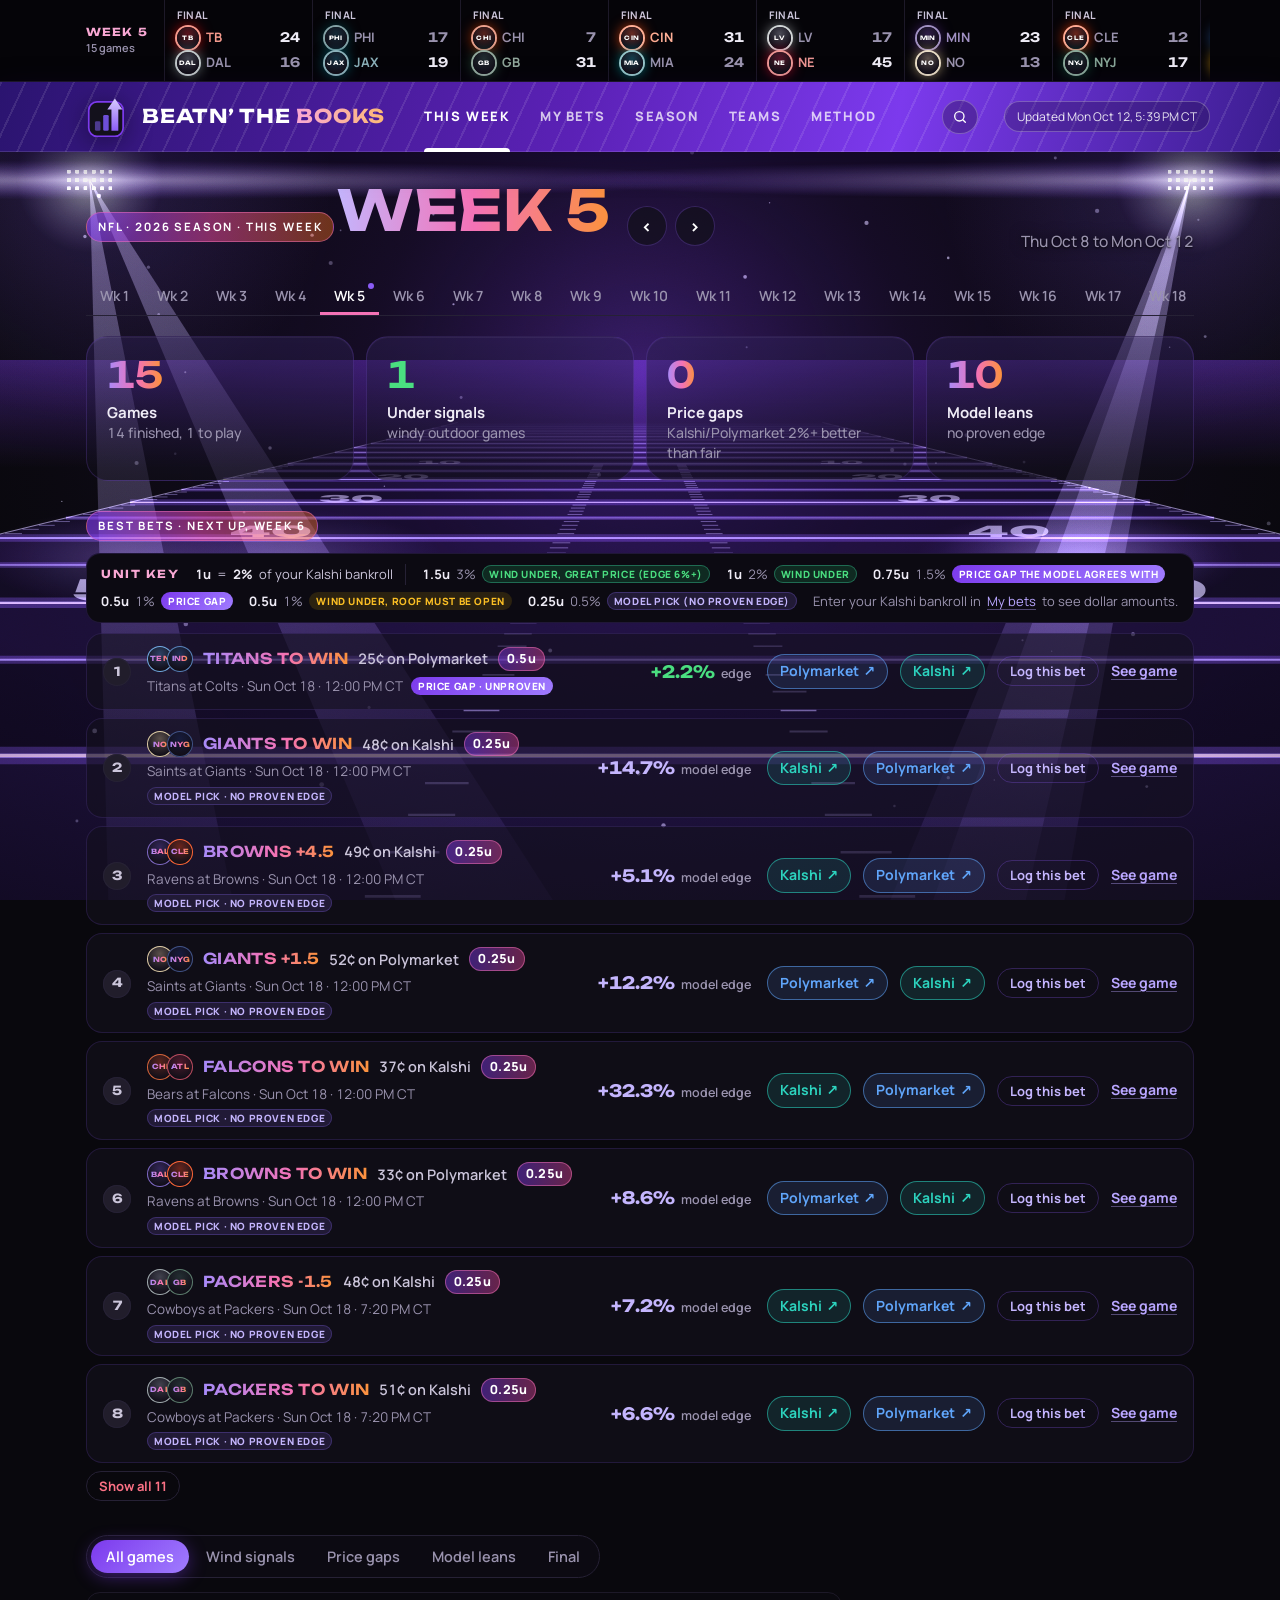
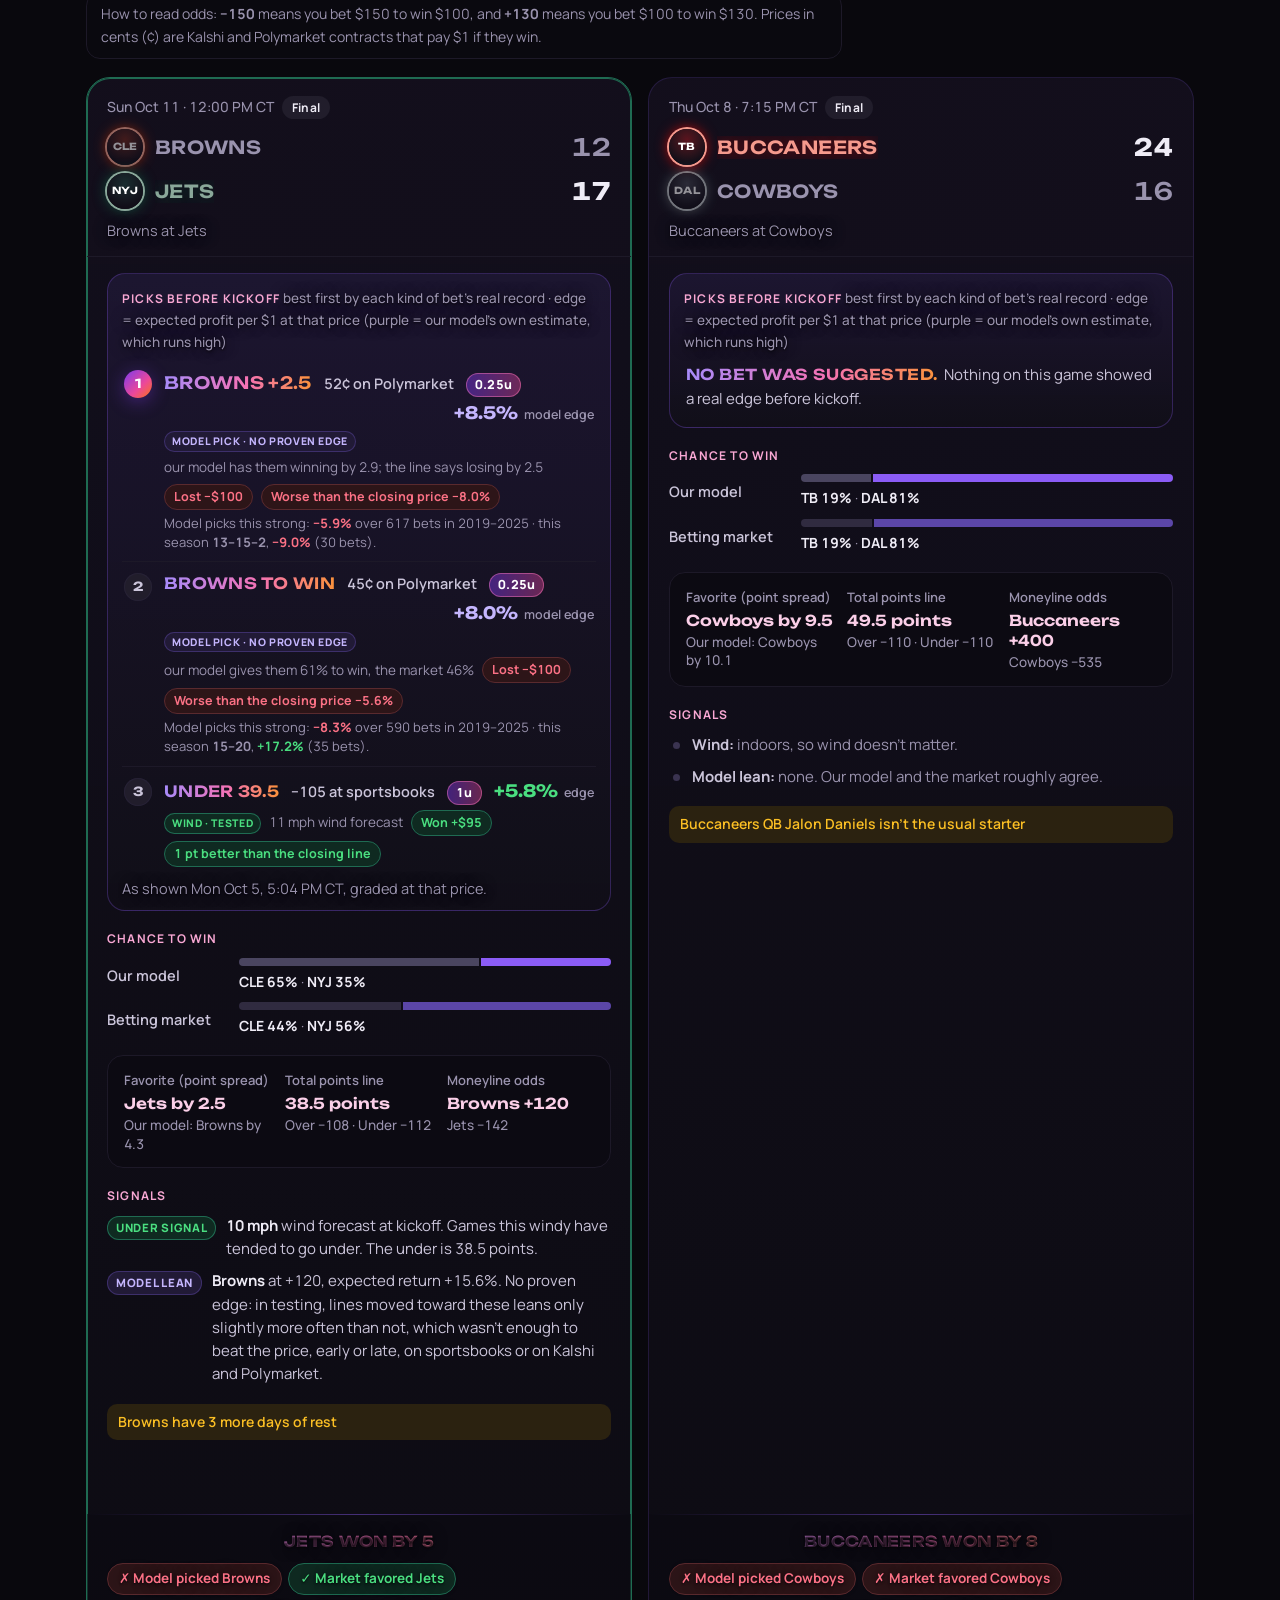
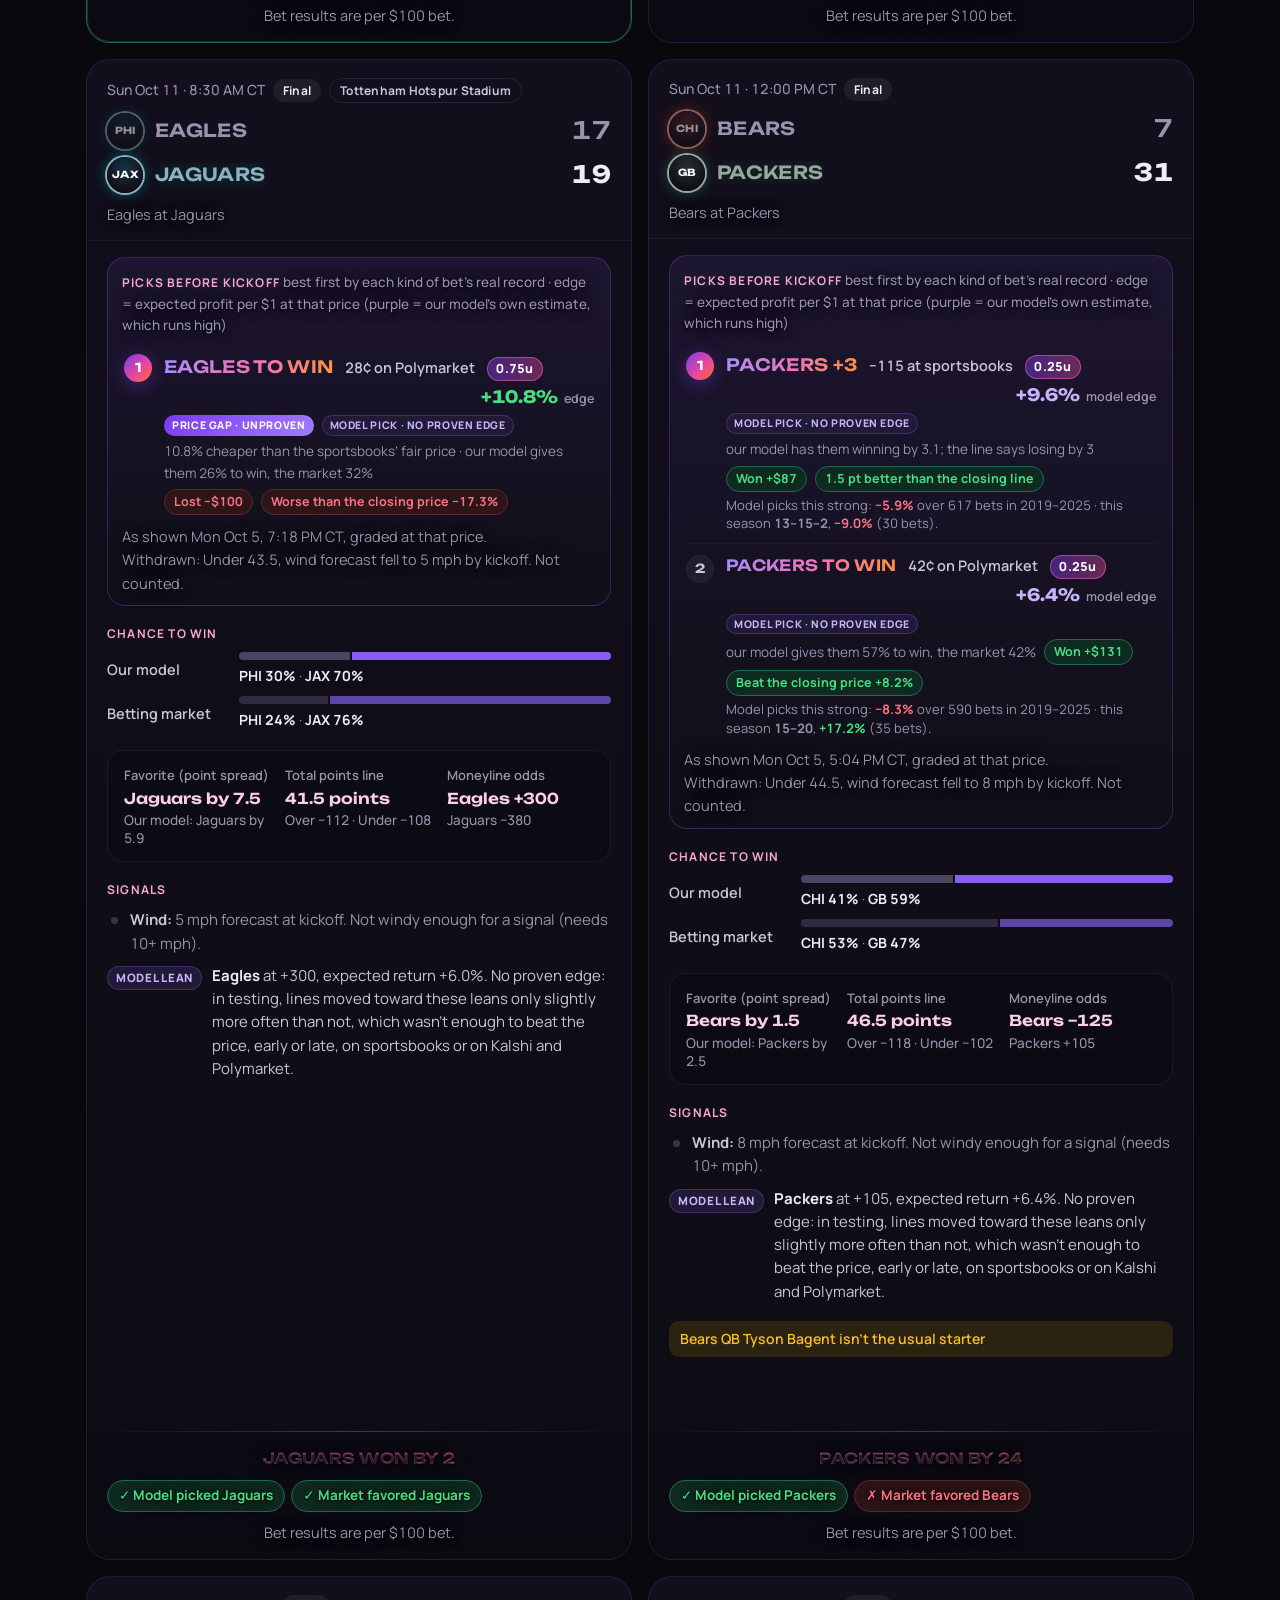
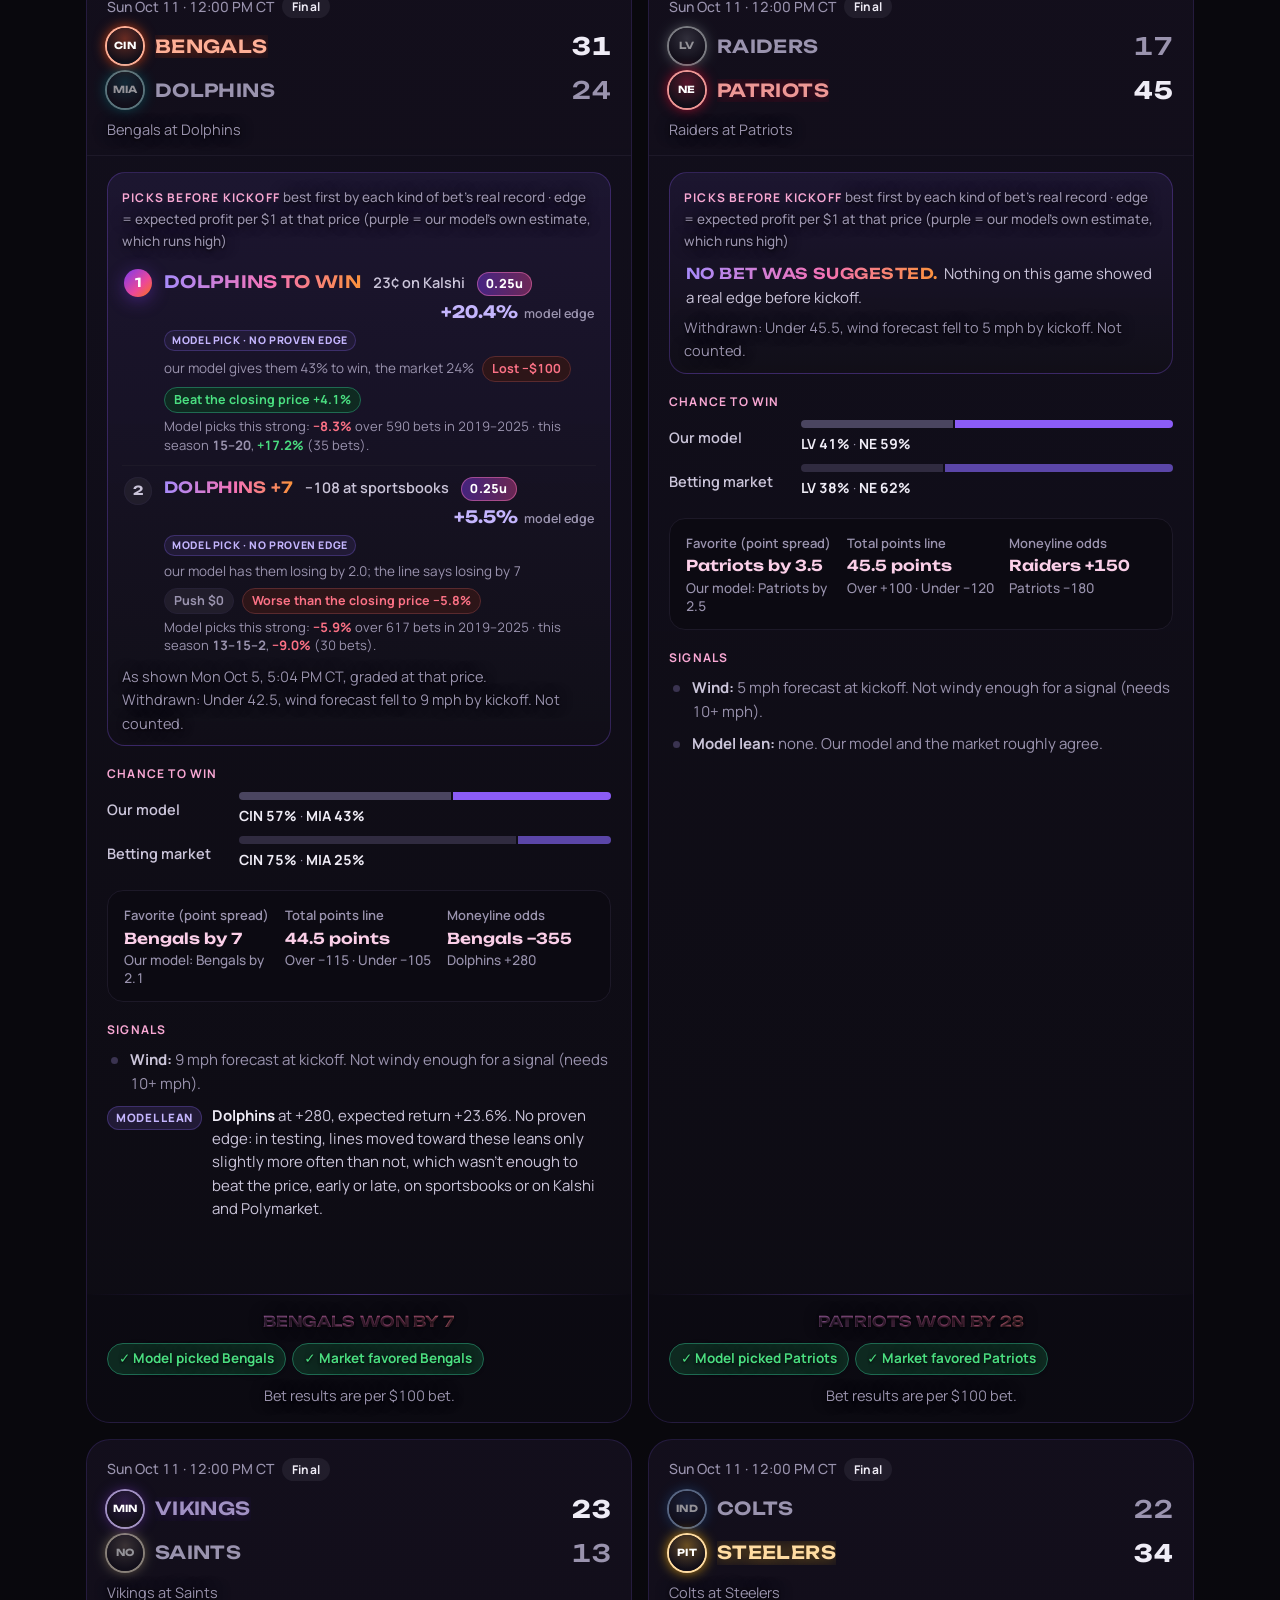
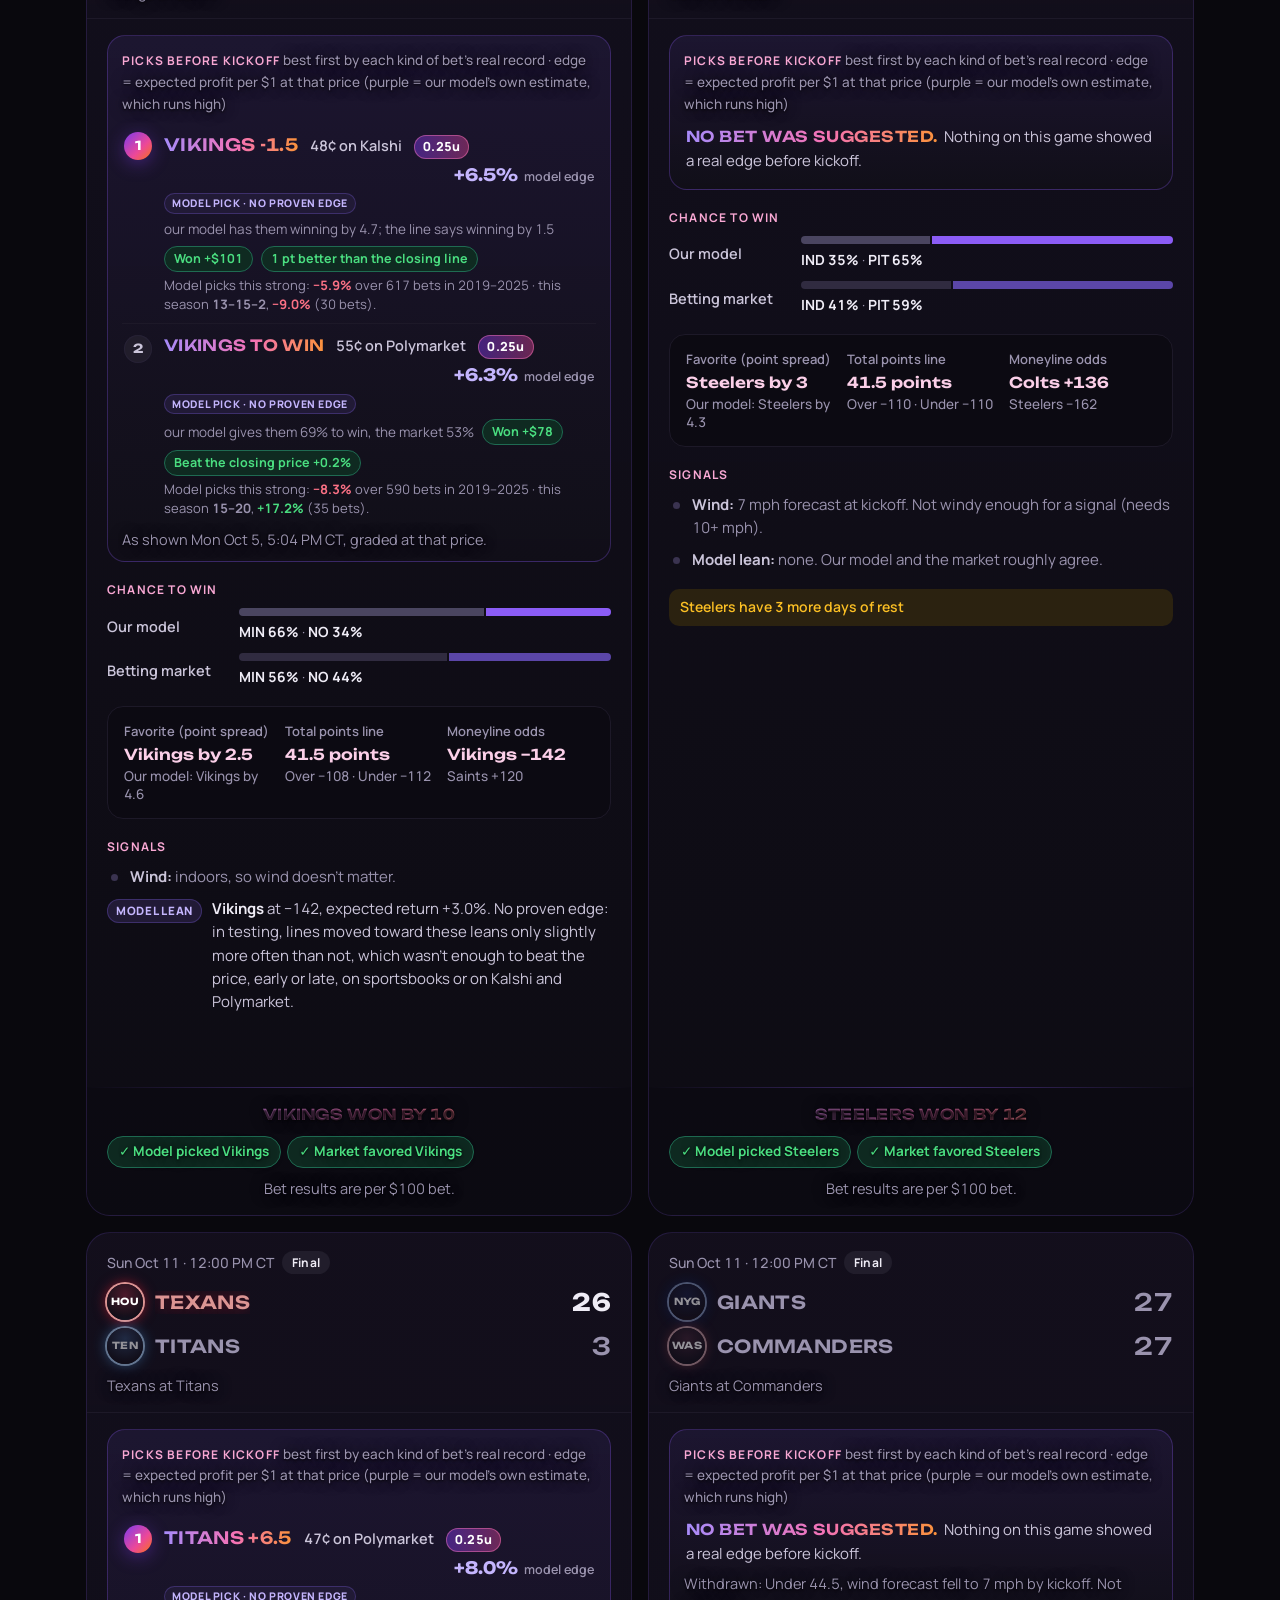
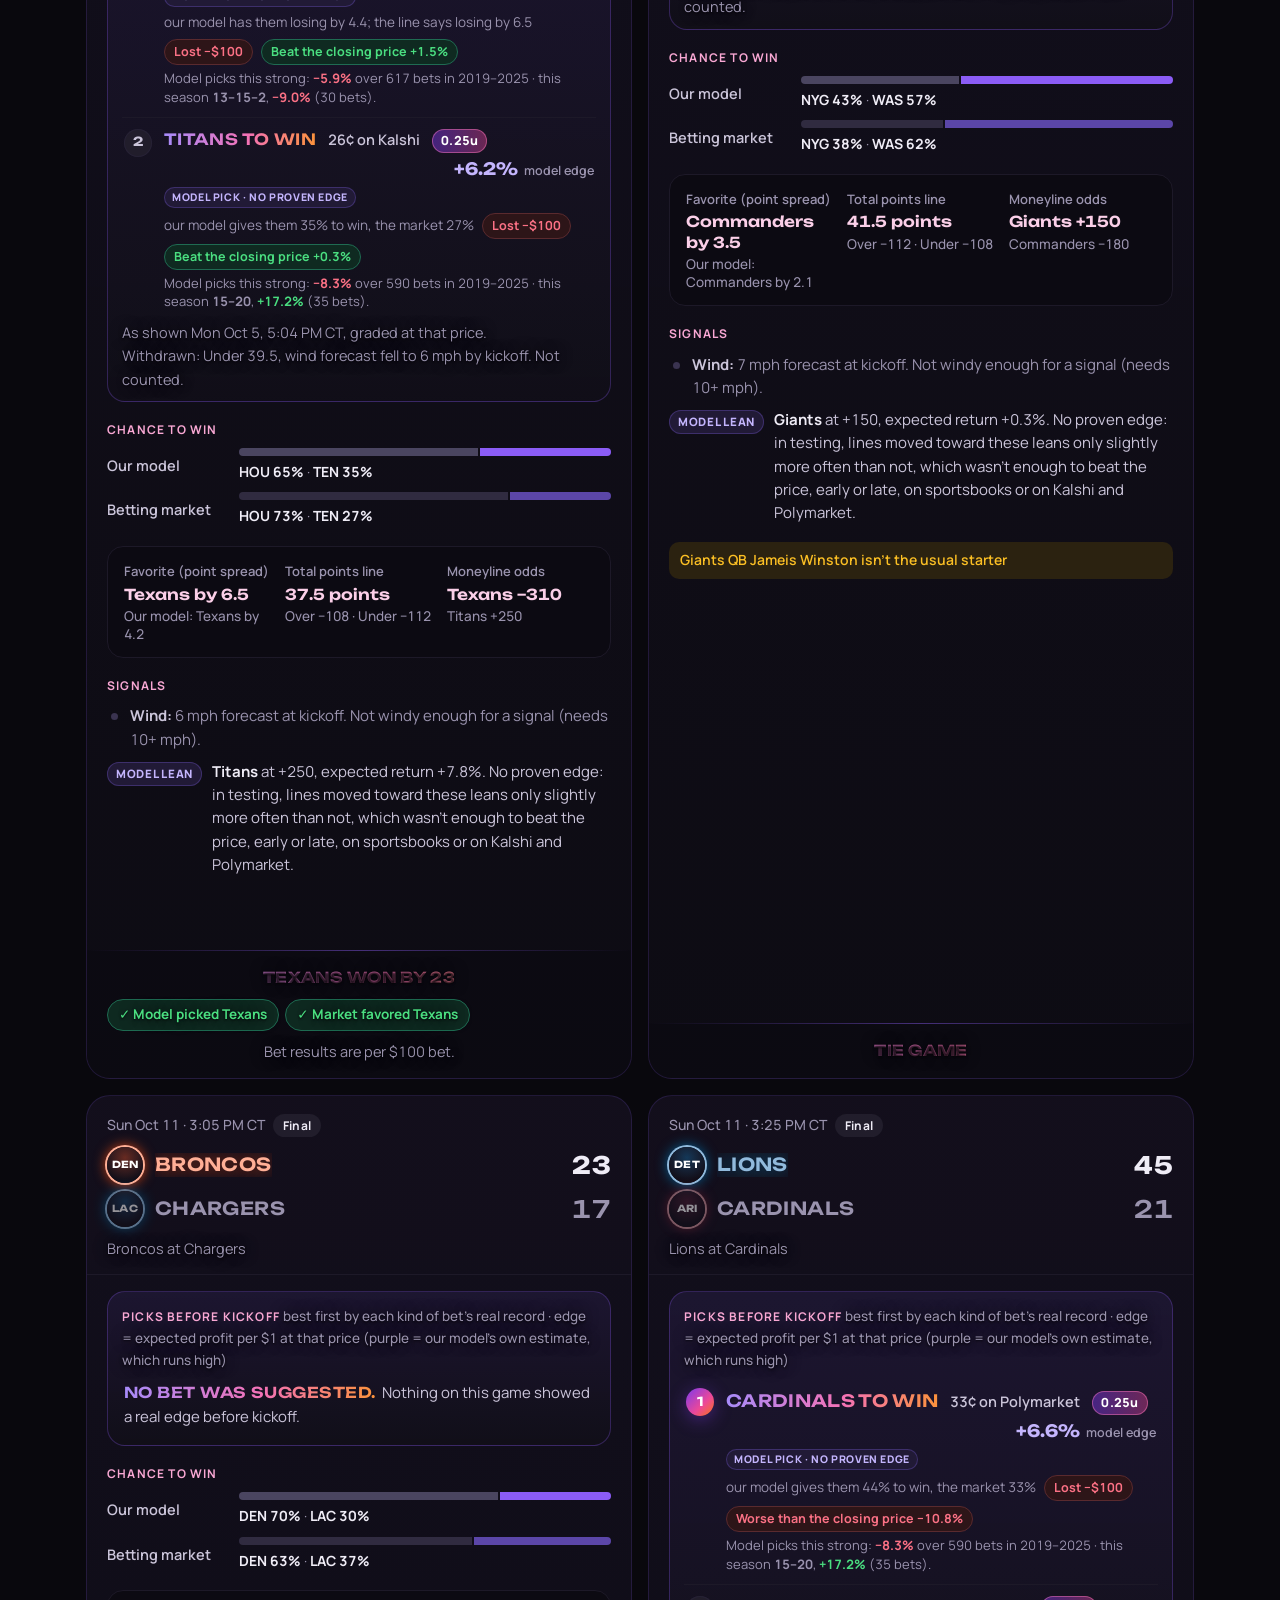
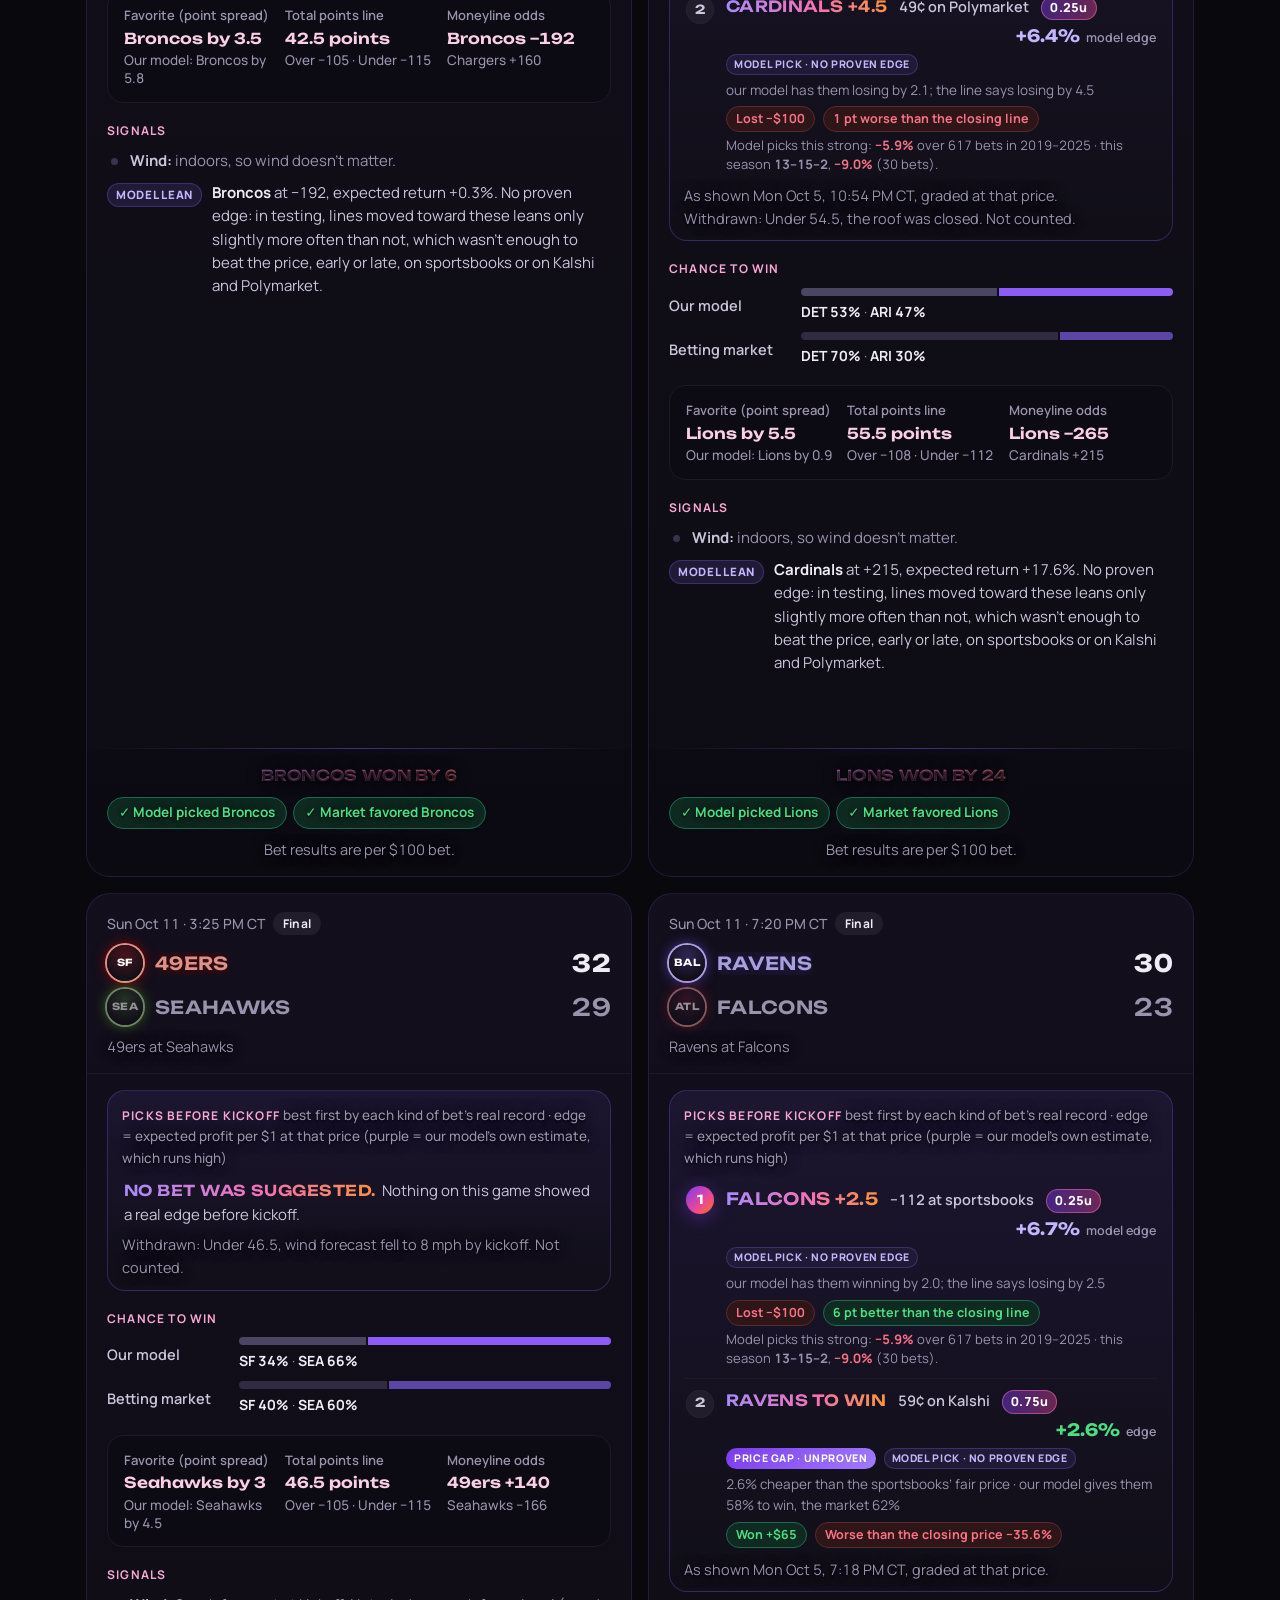
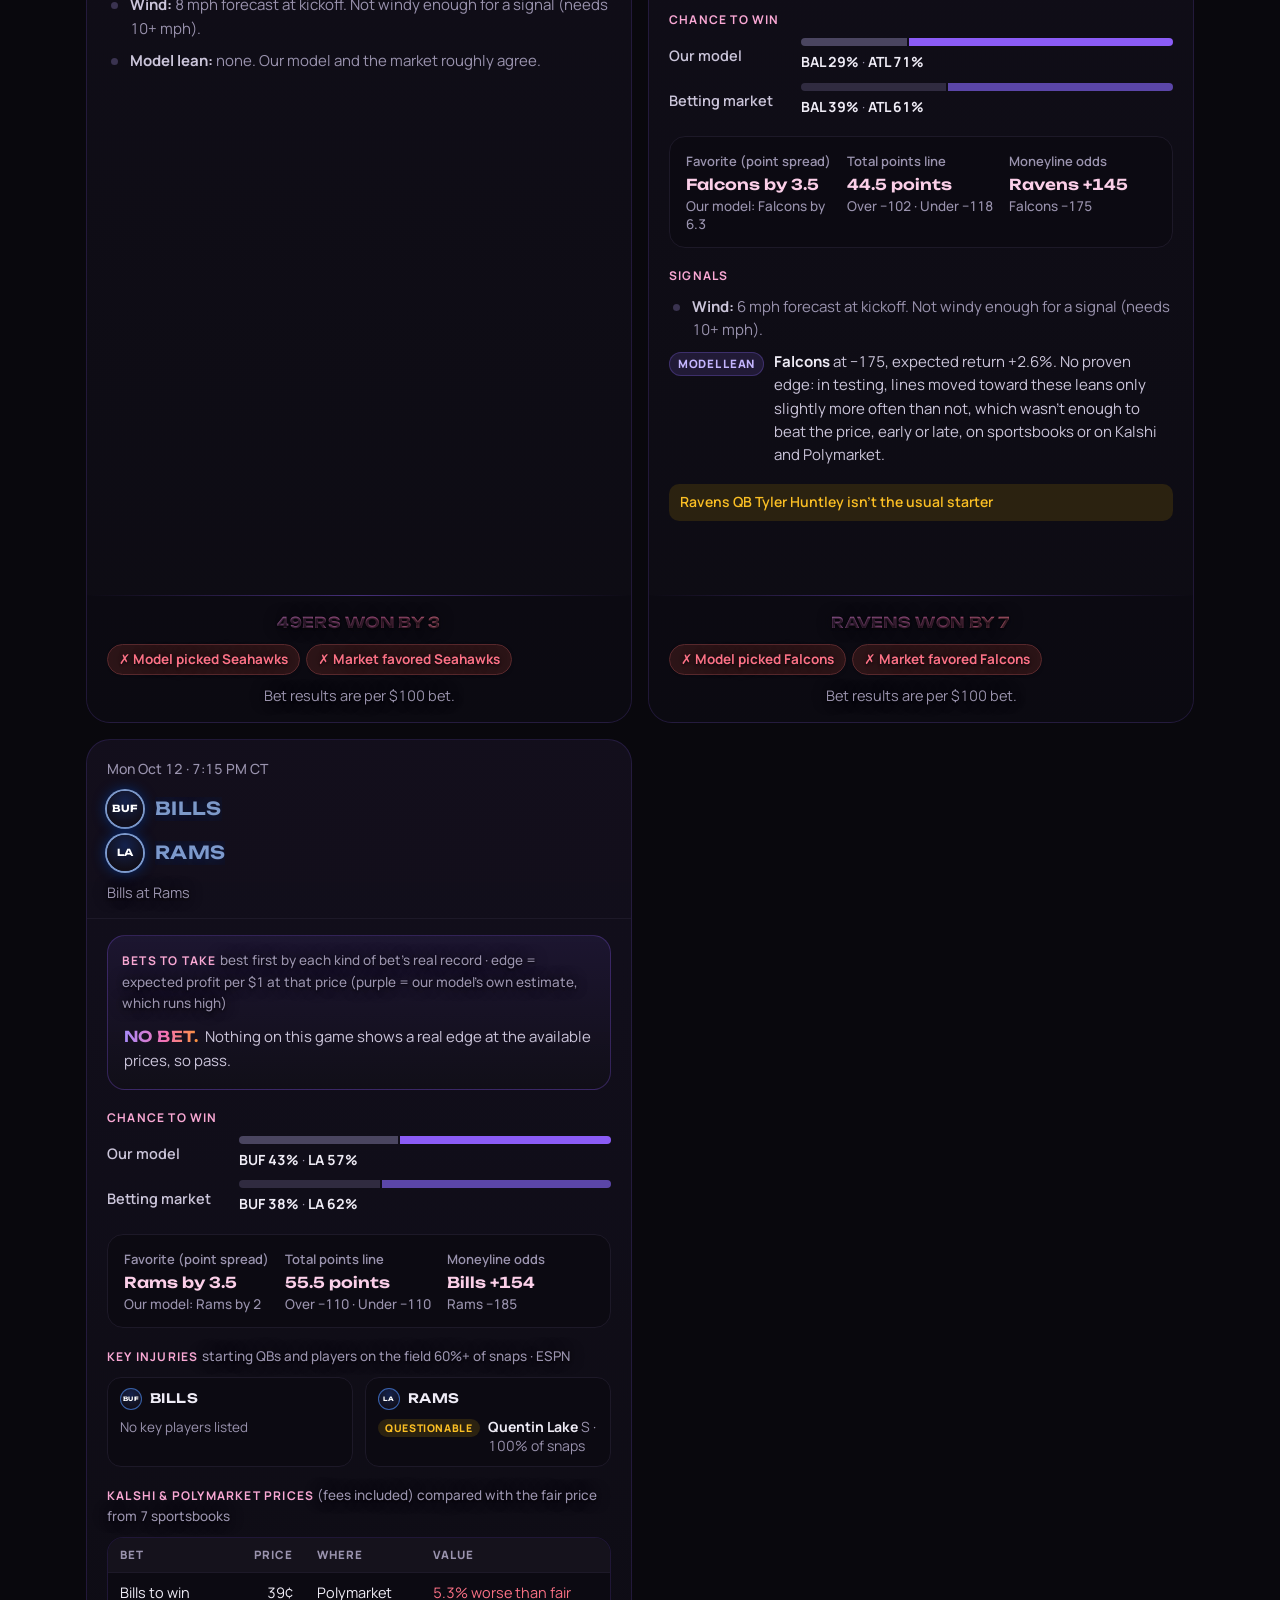
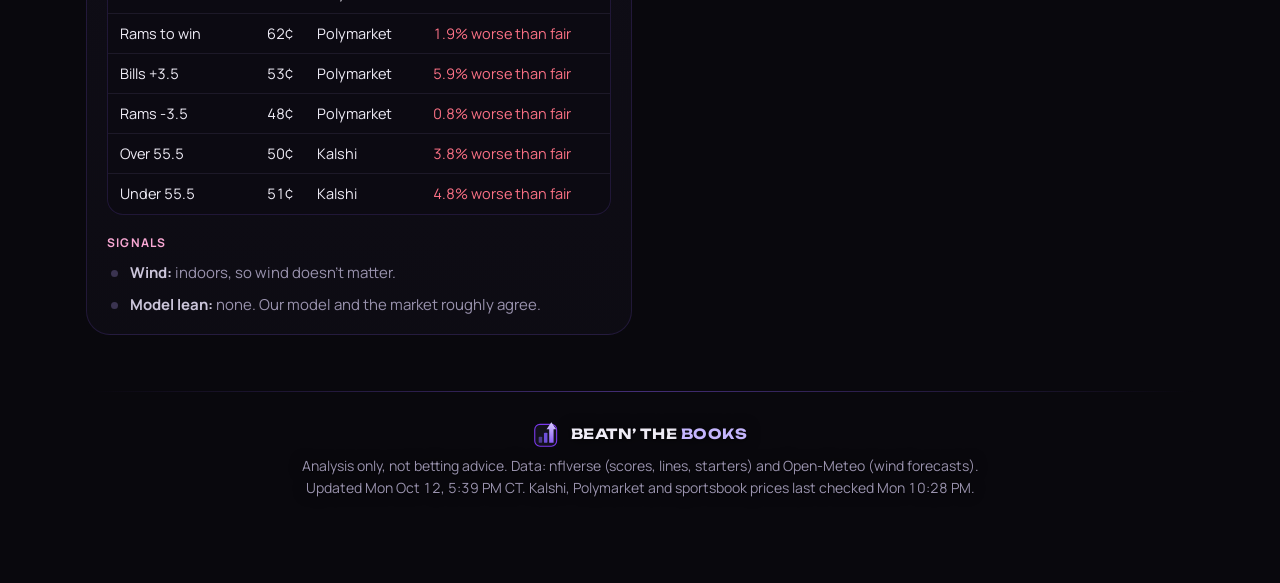
<file: site/index.html>
<!doctype html>
<html lang="en">
<head>
<meta charset="utf-8">
<meta name="viewport" content="width=device-width, initial-scale=1, viewport-fit=cover">
<!--head-->
<title>Beatn’ the Books</title>
<meta name="description" content="Every NFL game, every week: an Elo model against the betting market, a tested wind-under signal, results and power ratings.">
<meta name="theme-color" content="#09080d">
<link rel="icon" href="tab-icon.svg" type="image/svg+xml">
<link rel="preconnect" href="https://fonts.googleapis.com">
<link rel="preconnect" href="https://fonts.gstatic.com" crossorigin>
<link rel="stylesheet" href="https://fonts.googleapis.com/css2?family=Manrope:wght@400;500;600;700;800&family=Unbounded:wght@500;600;700;800&display=swap">
<link rel="stylesheet" href="assets/style.css">
<!--/head-->
</head>
<body>
<!--body-->
<header class="bar">
  <div class="bar-in">
    <div class="brandrow">
      <a class="brand" href="index.html" aria-label="Beatn’ the Books home"><img src="favicon.svg" alt="" width="42" height="42"><span class="word">Beatn’ the <em>Books</em></span></a>
      <nav class="nav" aria-label="Pages">
        <a href="index.html" id="navWeek" aria-current="page">This week</a>
        <a href="index.html#bets" id="navBets">My bets</a>
        <a href="season.html">Season</a>
        <a href="teams.html">Teams</a>
        <a href="method.html">Method</a>
      </nav>
      <span class="spring"></span>
      <span class="stamp" data-stamp></span>
    </div>
  </div>
</header>

<main class="wrap" data-page="week">
<div id="betsView" hidden>
  <section>
    <div class="pagehead">
      <div><div class="eyebrow">Bet tracker</div><h1>My bets</h1></div>
      <div class="sub" id="betsWhere"></div>
    </div>
    <p class="lede">Log each Kalshi or Polymarket bet with the price you paid. Once the game kicks off, the
      tracker compares your price with the closing line (did you beat the close?), and once it's final it
      settles the bet. Beating the close consistently is the best early sign of a real edge, long before
      profit means anything.</p>
    <div class="kpis" id="betKpis"></div>
  </section>

  <section>
    <div class="eyebrow">Unit size</div>
    <div class="panel unitpanel">
      <div class="field"><label for="bBank">Your Kalshi bankroll ($)</label>
        <input id="bBank" class="num" type="number" min="0" step="1" inputmode="decimal" placeholder="e.g. 500"></div>
      <div id="bUnit"></div>
    </div>
  </section>

  <section>
    <div class="eyebrow">Add a bet</div>
    <form class="panel betform" id="betForm" autocomplete="off">
      <div class="field wide"><label for="bGame">Game</label><select id="bGame" required></select></div>
      <div class="field"><label for="bMarket">Market</label>
        <select id="bMarket"><option value="ml">Moneyline</option><option value="spread">Spread</option><option value="total">Total</option></select></div>
      <div class="field"><label for="bSide">Side</label><select id="bSide"></select></div>
      <div class="field" id="bPointWrap"><label for="bPoint">Line</label><input id="bPoint" class="num" type="number" step="0.5" inputmode="decimal"></div>
      <div class="field"><label for="bVenue">Where</label>
        <select id="bVenue"><option value="kalshi">Kalshi</option><option value="polymarket">Polymarket</option><option value="other">Other</option></select></div>
      <div class="field"><label for="bCents">Price paid (¢)</label><input id="bCents" class="num" type="number" min="1" max="99" step="0.1" inputmode="decimal" required></div>
      <div class="field"><label for="bQty">Contracts</label><input id="bQty" class="num" type="number" min="1" step="1" value="10" inputmode="numeric" required></div>
      <div class="field"><label for="bReason">Why</label>
        <select id="bReason"><option value="wind">Wind under</option><option value="gap">Price gap</option><option value="lean">Model lean</option><option value="other">Other</option></select></div>
      <div class="field wide"><label for="bNote">Note (optional)</label><input id="bNote" maxlength="140"></div>
      <div class="formfoot">
        <span class="why" id="bPreview"></span>
        <span class="spring"></span>
        <span class="why" id="bStatus" role="status"></span>
        <button class="btn" type="submit" id="bSave">Save bet</button>
      </div>
    </form>
  </section>

  <section>
    <div class="eyebrow">Running profit · settled bets</div>
    <div class="panel"><div class="chart" id="betChart"></div></div>
  </section>

  <section>
    <div class="eyebrow">All bets, newest first</div>
    <div class="tablebox"><table id="betTable"></table></div>
    <p class="lede">Fees are estimated from each exchange's taker formula (Polymarket sports 5%, Kalshi 7%
      of price × (1 − price) per contract), so check your own fills. “Vs closing line” compares your bet with the final
      line before kickoff: more points than the close, or a lower price, means you beat it.</p>
  </section>
</div>

<div id="weekView">
  <section>
    <div class="pagehead">
      <div>
        <div class="eyebrow" id="weekEyebrow"></div>
        <h1 id="weekTitle">This week</h1>
      </div>
      <div class="sub" id="weekSub"></div>
    </div>
    <nav class="rail" id="rail" aria-label="Week"></nav>
    <div class="kpis" id="kpis"></div>
  </section>

  <section id="playsWrap" hidden>
    <div class="eyebrow" id="playsTitle">Best bets this week</div>
    <div class="plays" id="plays"></div>
  </section>

  <section>
    <div class="filters" id="filters" role="group" aria-label="Filter games">
      <button type="button" data-f="all" aria-pressed="true">All games</button>
      <button type="button" data-f="wind" aria-pressed="false">Wind signals</button>
      <button type="button" data-f="gap" aria-pressed="false">Price gaps</button>
      <button type="button" data-f="lean" aria-pressed="false">Model leans</button>
      <button type="button" data-f="final" aria-pressed="false">Final</button>
    </div>
    <p class="oddshelp">How to read odds: <b>−150</b> means you bet $150 to win $100, and <b>+130</b> means you bet $100 to win $130. Prices in cents (¢) are Kalshi and Polymarket contracts that pay $1 if they win.</p>
    <div class="games" id="games"></div>
  </section>
</div>

  <footer><div class="fbrand"><img src="favicon.svg" alt="" width="30" height="30"><span>Beatn’ the <em>Books</em></span></div><br>Analysis only, not betting advice. Data: nflverse (scores, lines, starters) and Open-Meteo (wind forecasts).<br><span data-foot></span></footer>
</main>
<script src="data.js"></script>
<script src="assets/app.js"></script>
<!--/body-->
</body>
</html>
</file>
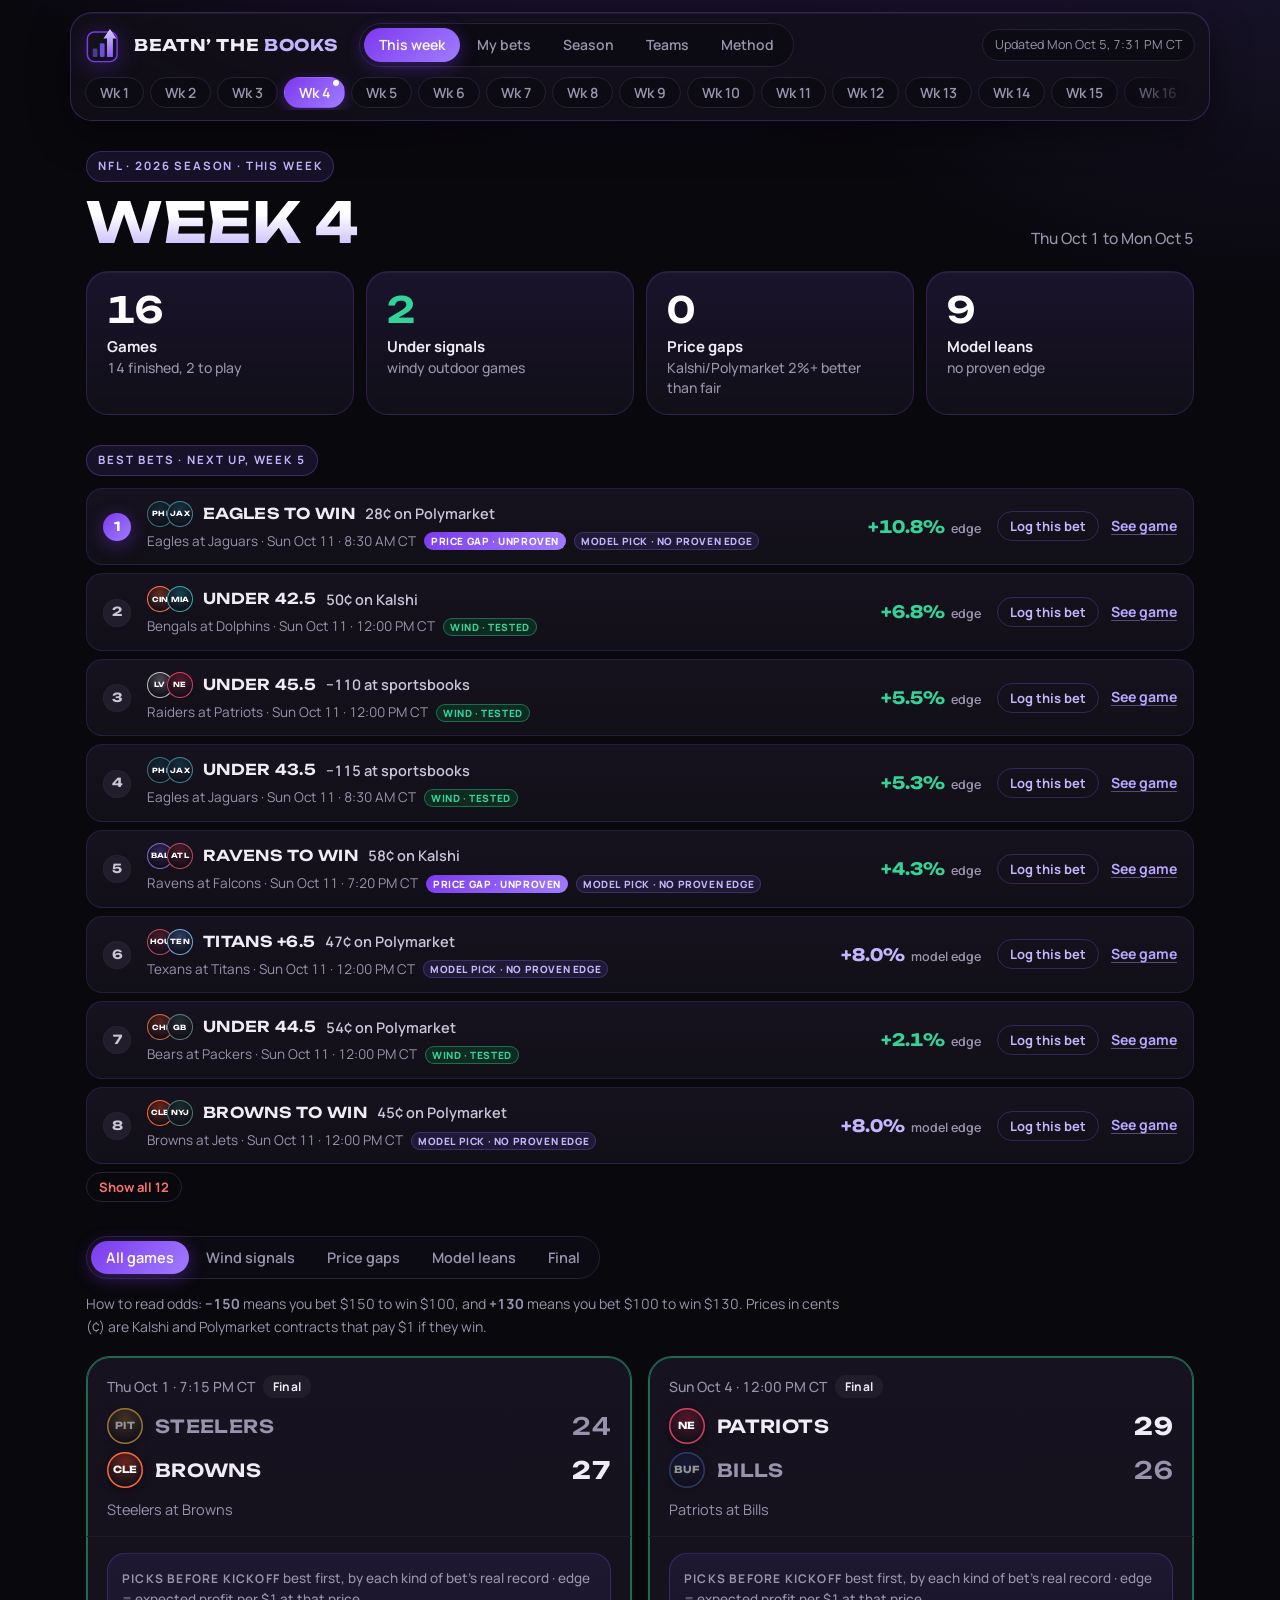
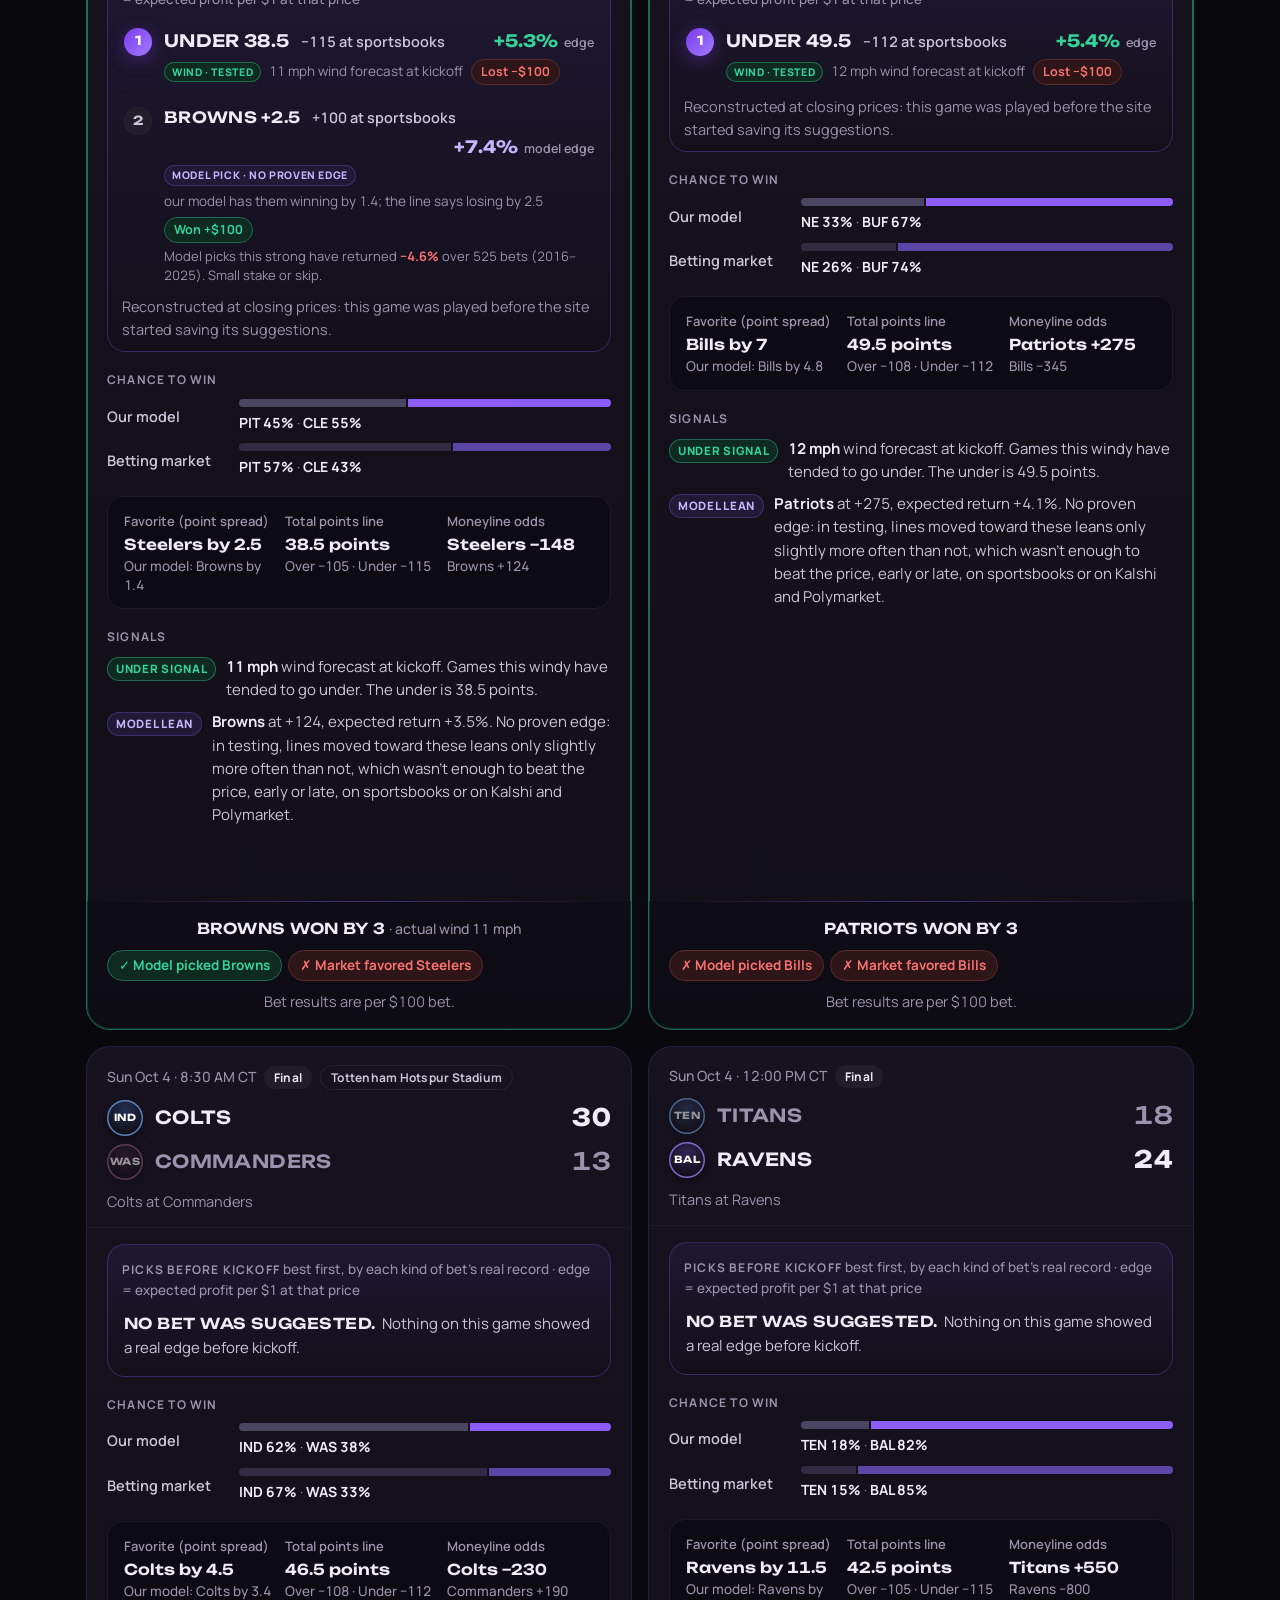
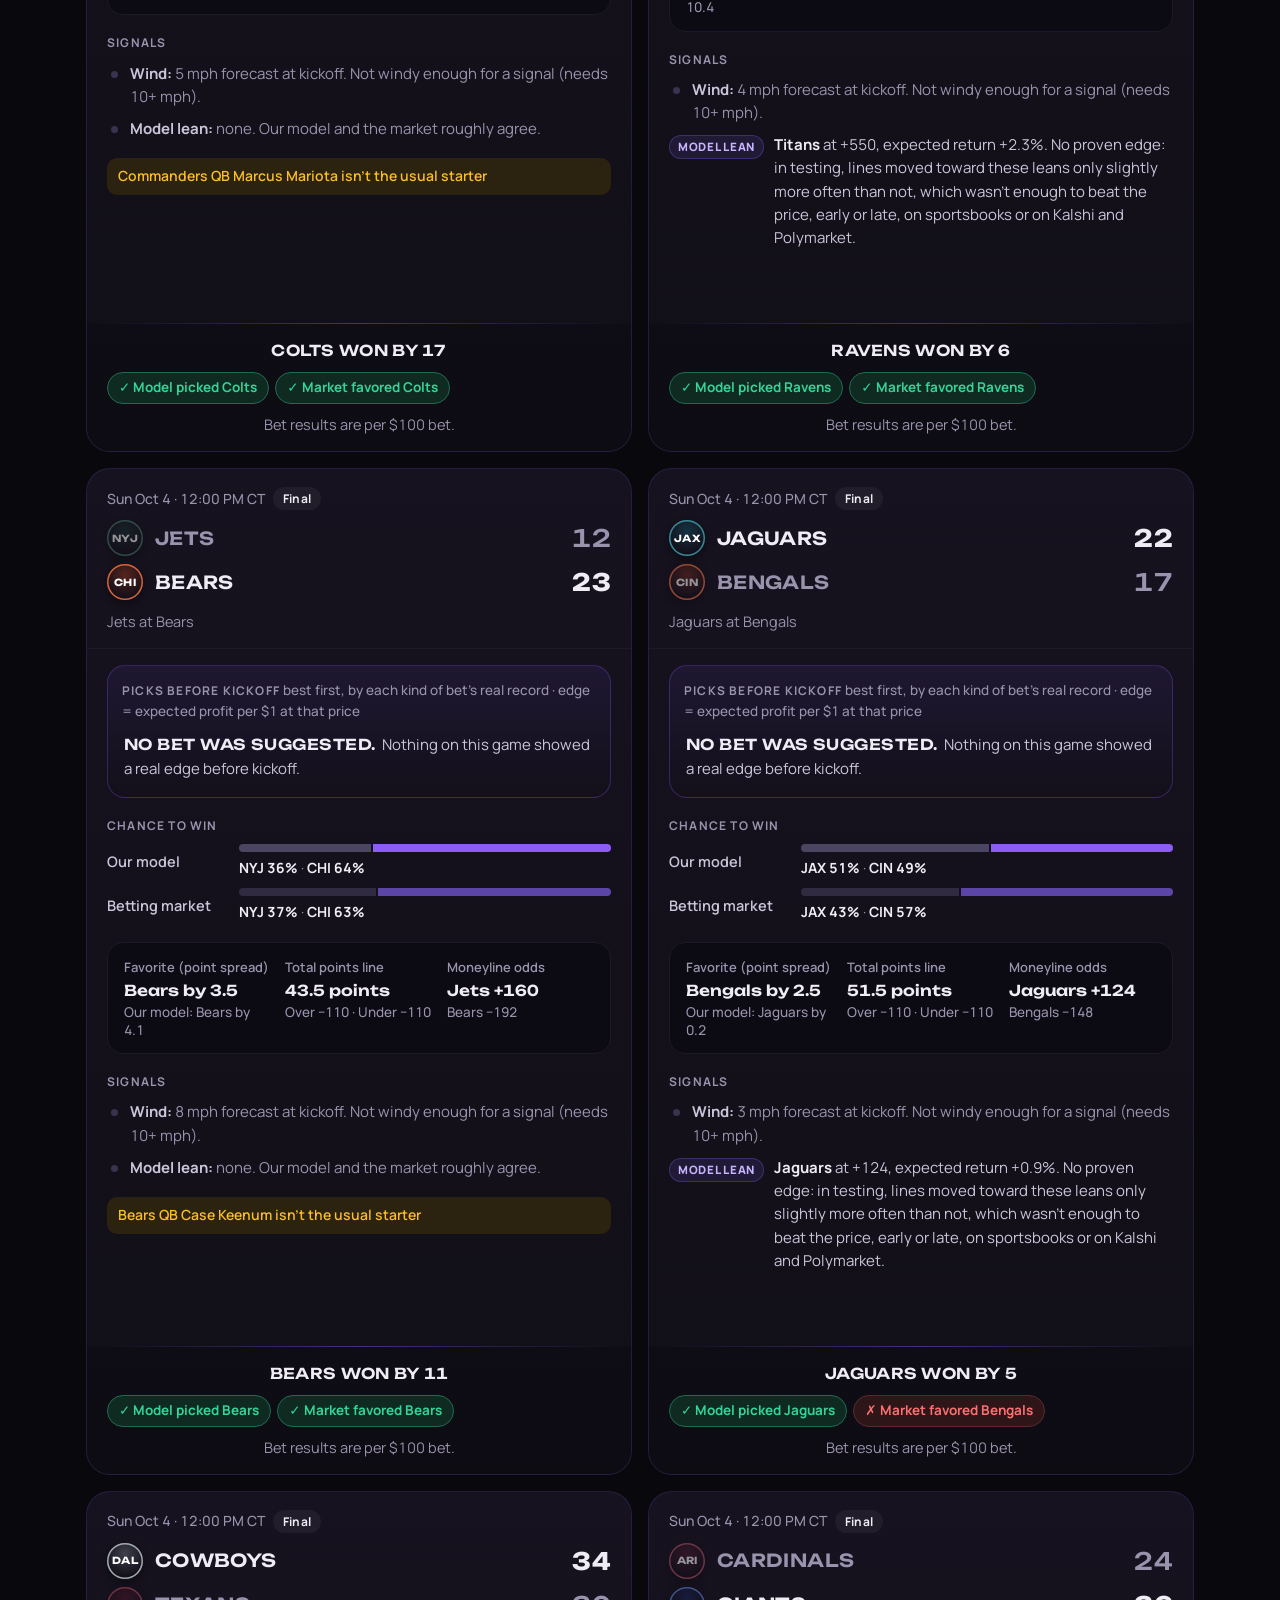
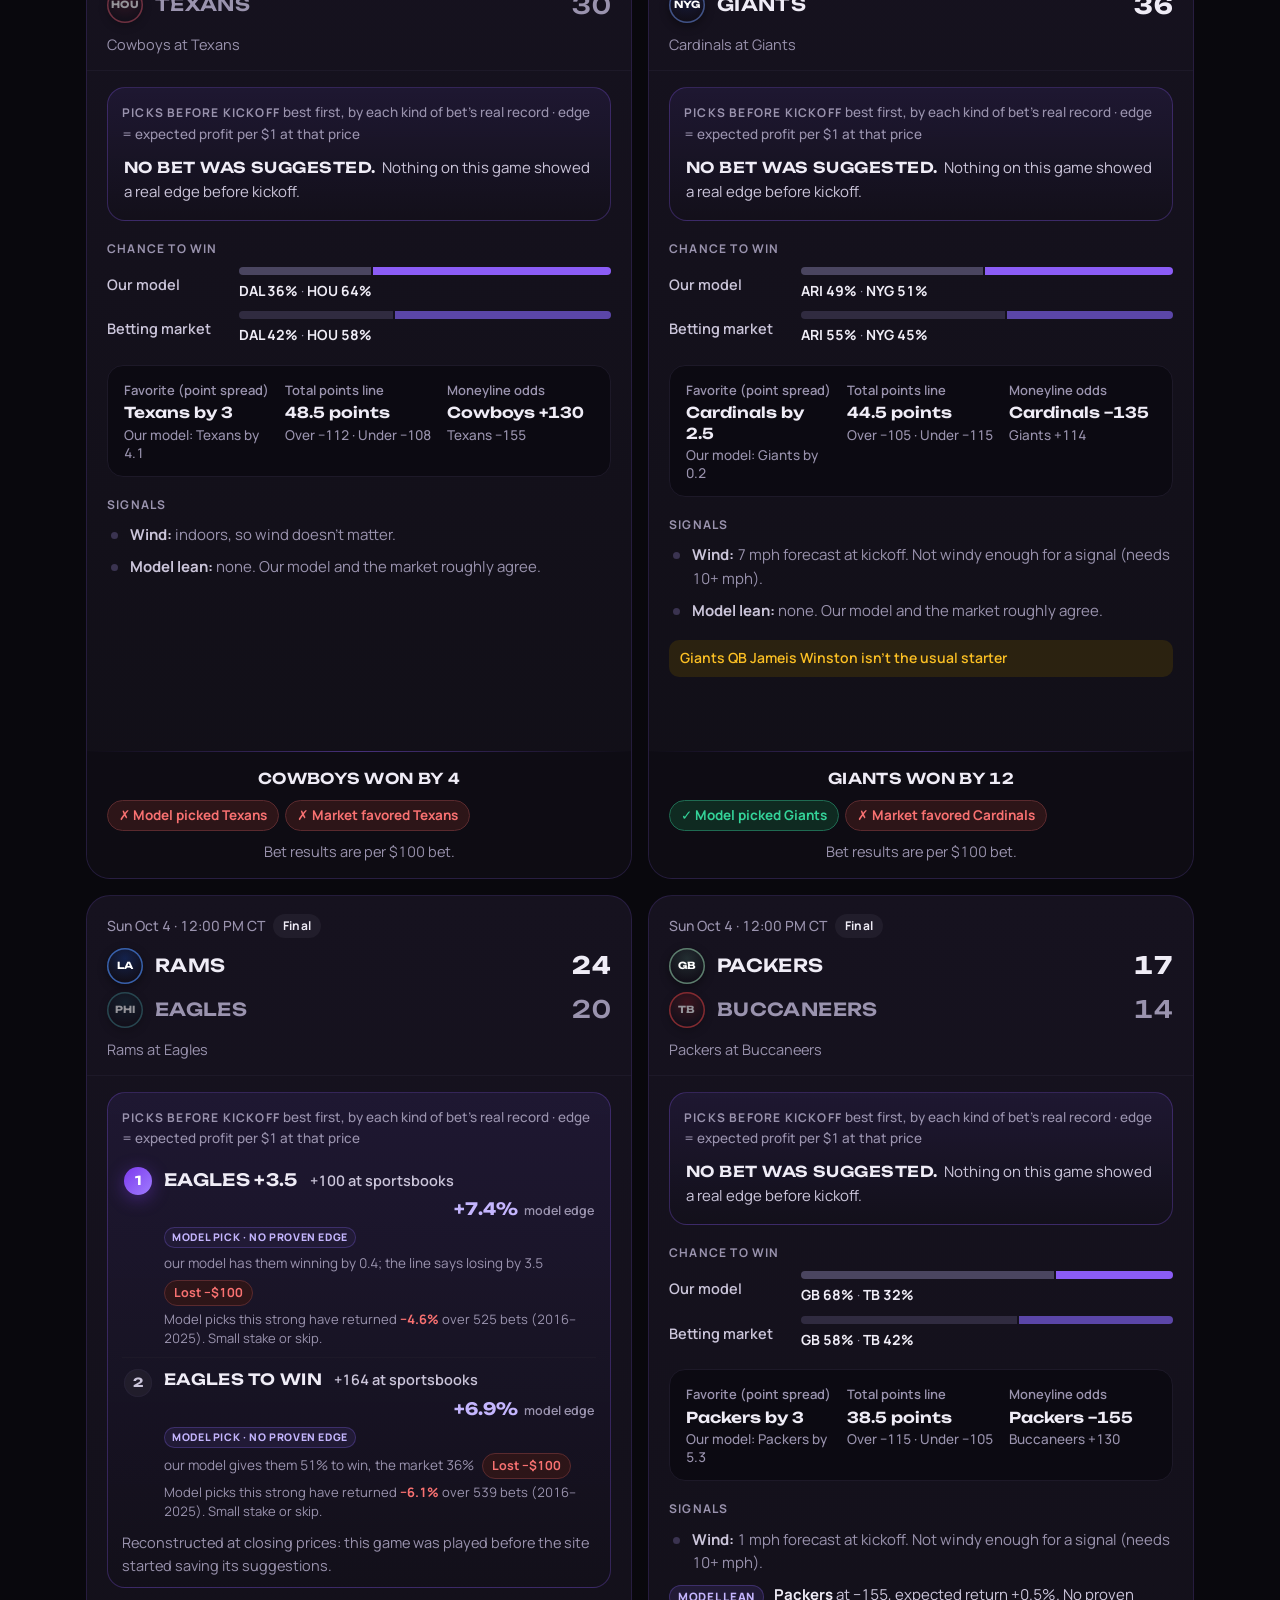
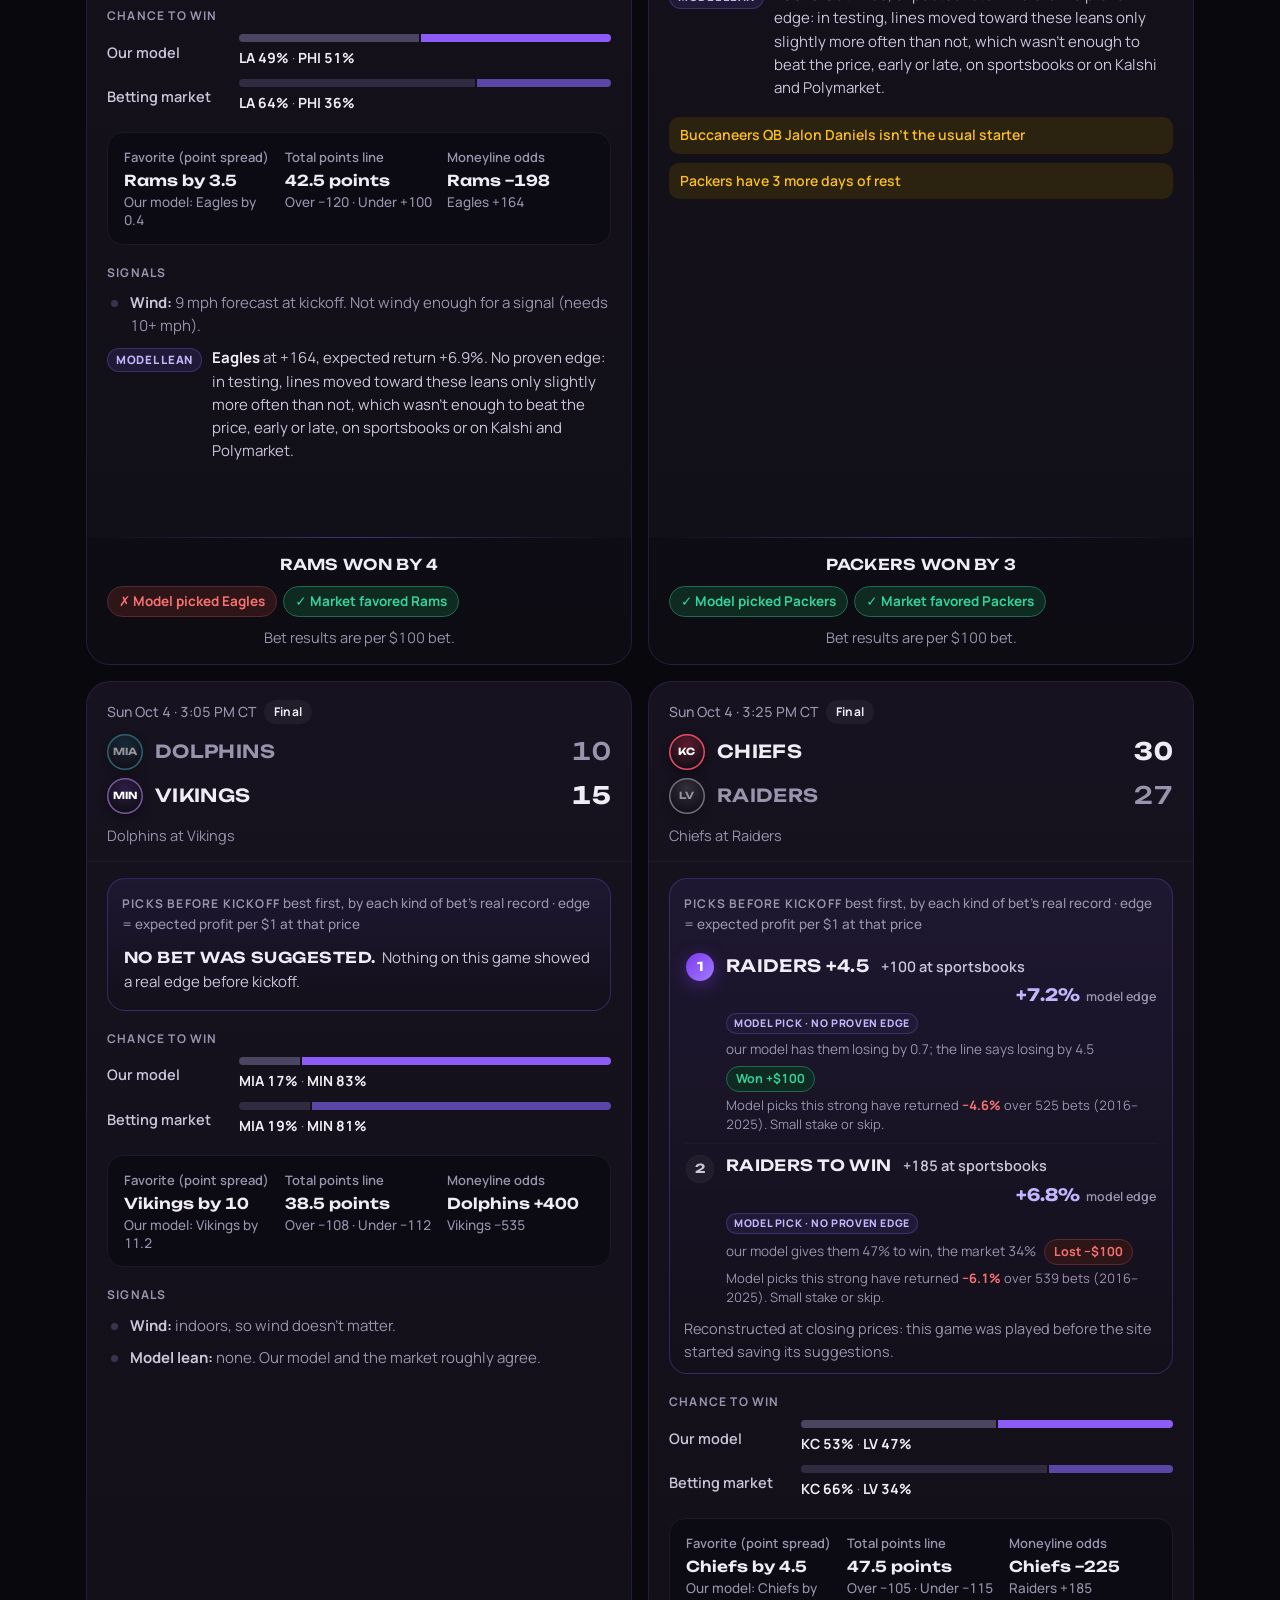
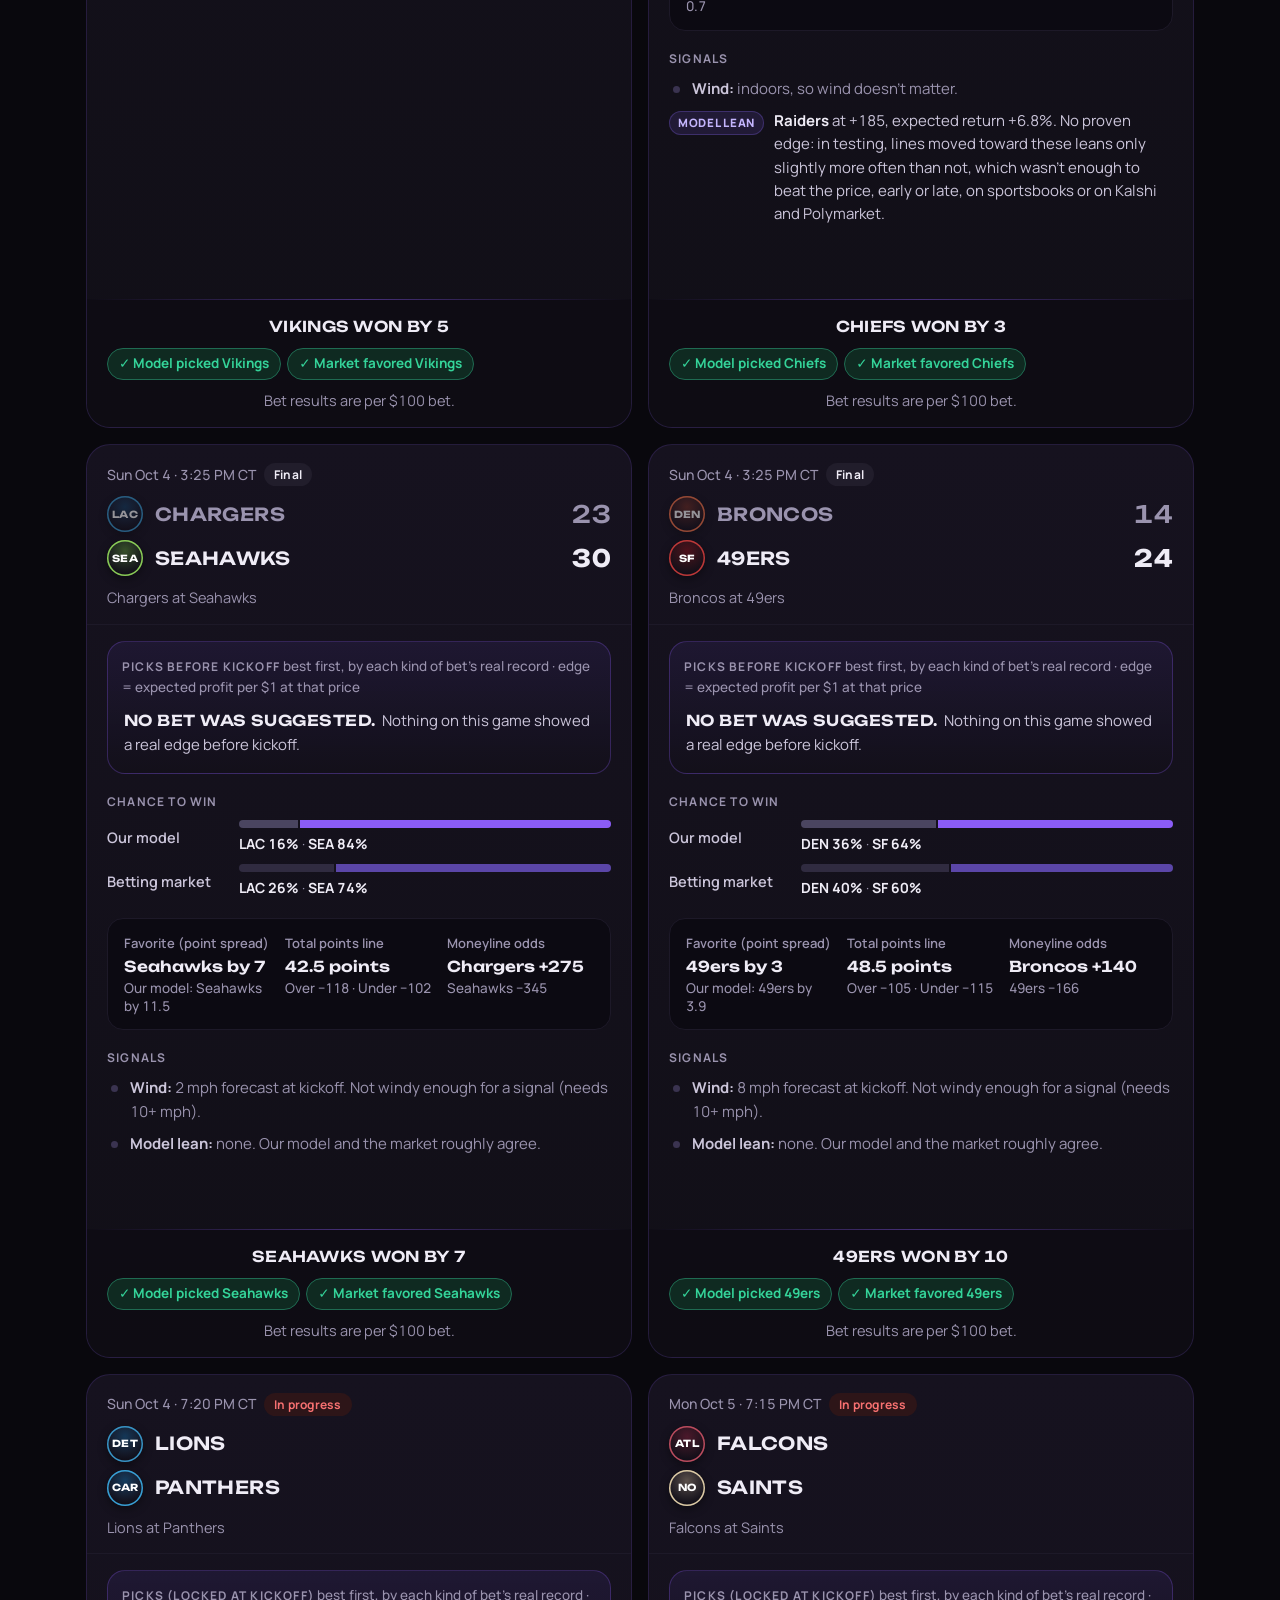
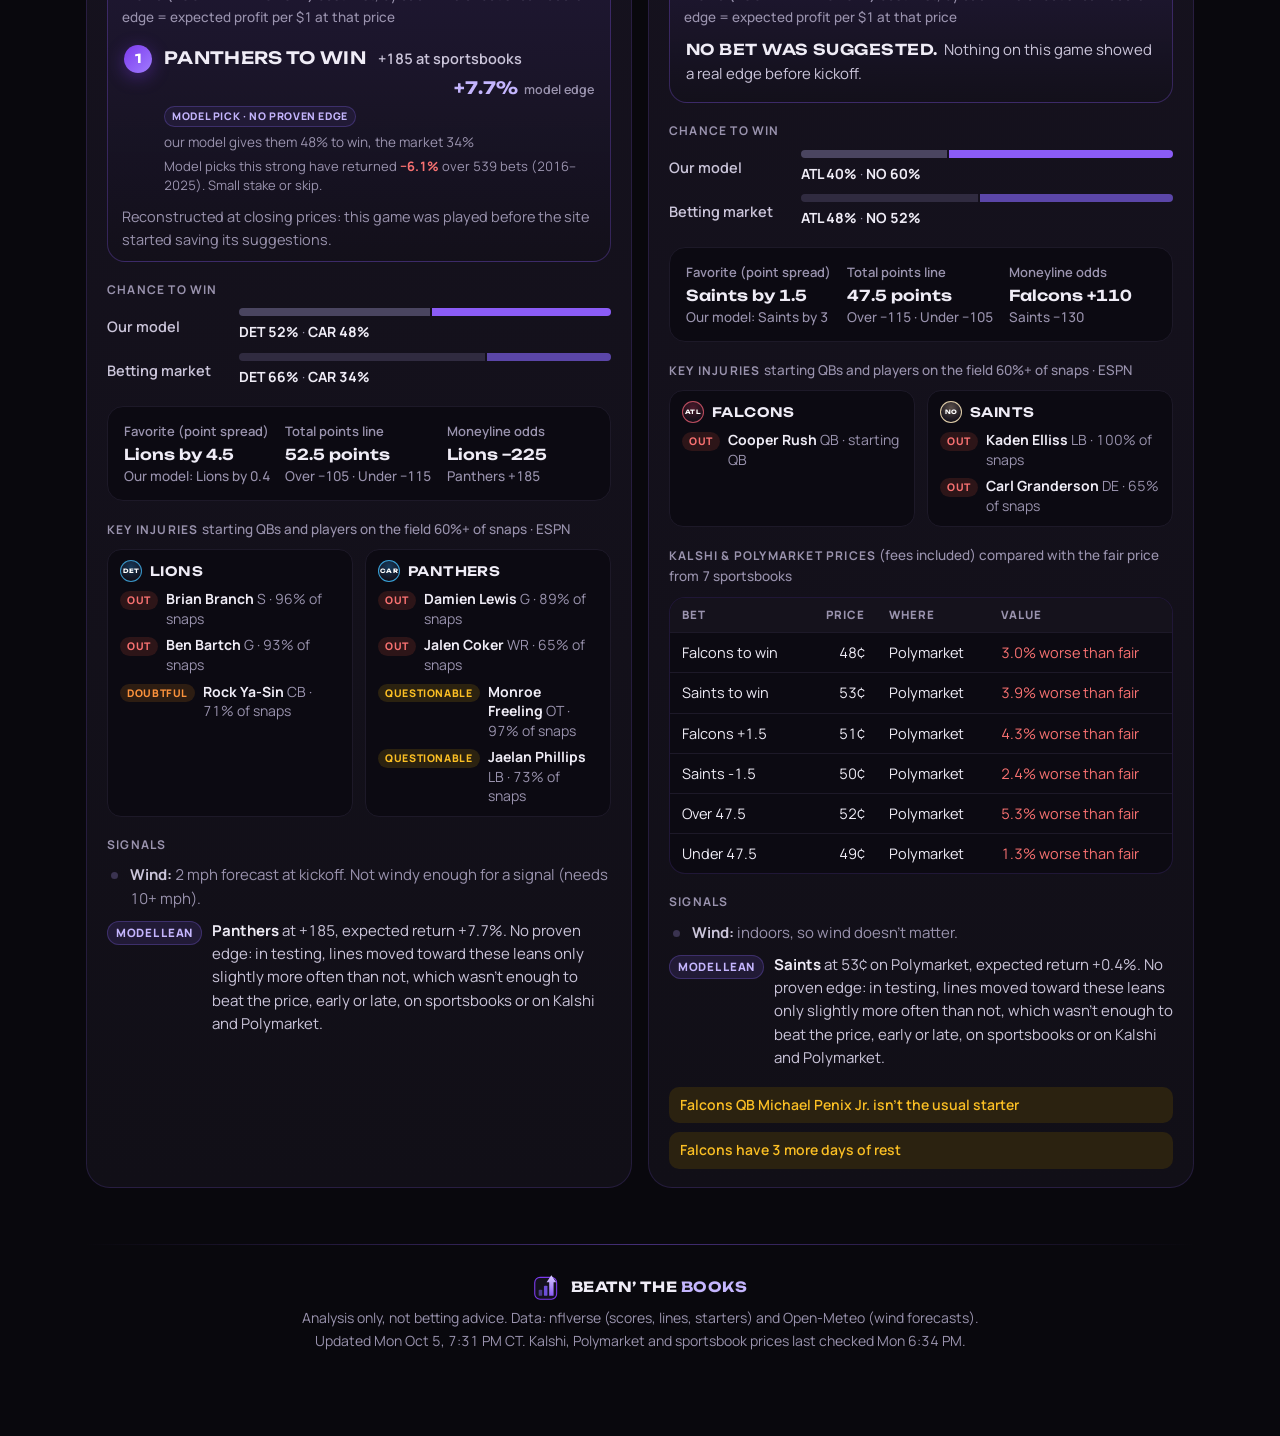
<file: github-upload/site/index.html>
<!doctype html>
<html lang="en">
<head>
<meta charset="utf-8">
<meta name="viewport" content="width=device-width, initial-scale=1, viewport-fit=cover">
<!--head-->
<title>Beatn’ the Books</title>
<meta name="description" content="Every NFL game, every week: an Elo model against the betting market, a tested wind-under signal, results and power ratings.">
<meta name="theme-color" content="#09080d">
<link rel="icon" href="tab-icon.svg" type="image/svg+xml">
<link rel="preconnect" href="https://fonts.googleapis.com">
<link rel="preconnect" href="https://fonts.gstatic.com" crossorigin>
<link rel="stylesheet" href="https://fonts.googleapis.com/css2?family=Manrope:wght@400;500;600;700;800&family=Unbounded:wght@500;600;700;800&display=swap">
<link rel="stylesheet" href="assets/style.css">
<!--/head-->
</head>
<body>
<!--body-->
<header class="bar">
  <div class="bar-in">
    <div class="brandrow">
      <a class="brand" href="index.html" aria-label="Beatn’ the Books home"><img src="favicon.svg" alt="" width="42" height="42"><span class="word">Beatn’ the <em>Books</em></span></a>
      <nav class="nav" aria-label="Pages">
        <a href="index.html" id="navWeek" aria-current="page">This week</a>
        <a href="index.html#bets" id="navBets">My bets</a>
        <a href="season.html">Season</a>
        <a href="teams.html">Teams</a>
        <a href="method.html">Method</a>
      </nav>
      <span class="spring"></span>
      <span class="stamp" data-stamp></span>
    </div>
    <nav class="rail" id="rail" aria-label="Week"></nav>
  </div>
</header>

<main class="wrap" data-page="week">
<div id="betsView" hidden>
  <section>
    <div class="pagehead">
      <div><div class="eyebrow">Bet tracker</div><h1>My bets</h1></div>
      <div class="sub" id="betsWhere"></div>
    </div>
    <p class="lede">Log each Kalshi or Polymarket bet with the price you paid. Once the game kicks off, the
      tracker compares your price with the closing line (did you beat the close?), and once it's final it
      settles the bet. Beating the close consistently is the best early sign of a real edge, long before
      profit means anything.</p>
    <div class="kpis" id="betKpis"></div>
  </section>

  <section>
    <div class="eyebrow">Add a bet</div>
    <form class="panel betform" id="betForm" autocomplete="off">
      <div class="field wide"><label for="bGame">Game</label><select id="bGame" required></select></div>
      <div class="field"><label for="bMarket">Market</label>
        <select id="bMarket"><option value="ml">Moneyline</option><option value="spread">Spread</option><option value="total">Total</option></select></div>
      <div class="field"><label for="bSide">Side</label><select id="bSide"></select></div>
      <div class="field" id="bPointWrap"><label for="bPoint">Line</label><input id="bPoint" class="num" type="number" step="0.5" inputmode="decimal"></div>
      <div class="field"><label for="bVenue">Where</label>
        <select id="bVenue"><option value="kalshi">Kalshi</option><option value="polymarket">Polymarket</option><option value="other">Other</option></select></div>
      <div class="field"><label for="bCents">Price paid (¢)</label><input id="bCents" class="num" type="number" min="1" max="99" step="0.1" inputmode="decimal" required></div>
      <div class="field"><label for="bQty">Contracts</label><input id="bQty" class="num" type="number" min="1" step="1" value="10" inputmode="numeric" required></div>
      <div class="field"><label for="bReason">Why</label>
        <select id="bReason"><option value="wind">Wind under</option><option value="gap">Price gap</option><option value="lean">Model lean</option><option value="other">Other</option></select></div>
      <div class="field wide"><label for="bNote">Note (optional)</label><input id="bNote" maxlength="140"></div>
      <div class="formfoot">
        <span class="why" id="bPreview"></span>
        <span class="spring"></span>
        <span class="why" id="bStatus" role="status"></span>
        <button class="btn" type="submit" id="bSave">Save bet</button>
      </div>
    </form>
  </section>

  <section>
    <div class="eyebrow">Running profit · settled bets</div>
    <div class="panel"><div class="chart" id="betChart"></div></div>
  </section>

  <section>
    <div class="eyebrow">All bets, newest first</div>
    <div class="tablebox"><table id="betTable"></table></div>
    <p class="lede">Fees are estimated from each exchange's taker formula (Polymarket sports 5%, Kalshi 7%
      of price × (1 − price) per contract), so check your own fills. “Vs closing line” compares your bet with the final
      line before kickoff: more points than the close, or a lower price, means you beat it.</p>
  </section>
</div>

<div id="weekView">
  <section>
    <div class="pagehead">
      <div>
        <div class="eyebrow" id="weekEyebrow"></div>
        <h1 id="weekTitle">This week</h1>
      </div>
      <div class="sub" id="weekSub"></div>
    </div>
    <div class="kpis" id="kpis"></div>
  </section>

  <section id="playsWrap" hidden>
    <div class="eyebrow" id="playsTitle">Best bets this week</div>
    <div class="plays" id="plays"></div>
  </section>

  <section>
    <div class="filters" id="filters" role="group" aria-label="Filter games">
      <button type="button" data-f="all" aria-pressed="true">All games</button>
      <button type="button" data-f="wind" aria-pressed="false">Wind signals</button>
      <button type="button" data-f="gap" aria-pressed="false">Price gaps</button>
      <button type="button" data-f="lean" aria-pressed="false">Model leans</button>
      <button type="button" data-f="final" aria-pressed="false">Final</button>
    </div>
    <p class="oddshelp">How to read odds: <b>−150</b> means you bet $150 to win $100, and <b>+130</b> means you bet $100 to win $130. Prices in cents (¢) are Kalshi and Polymarket contracts that pay $1 if they win.</p>
    <div class="games" id="games"></div>
  </section>
</div>

  <footer><div class="fbrand"><img src="favicon.svg" alt="" width="30" height="30"><span>Beatn’ the <em>Books</em></span></div><br>Analysis only, not betting advice. Data: nflverse (scores, lines, starters) and Open-Meteo (wind forecasts).<br><span data-foot></span></footer>
</main>
<script src="data.js"></script>
<script src="assets/app.js"></script>
<!--/body-->
</body>
</html>
</file>
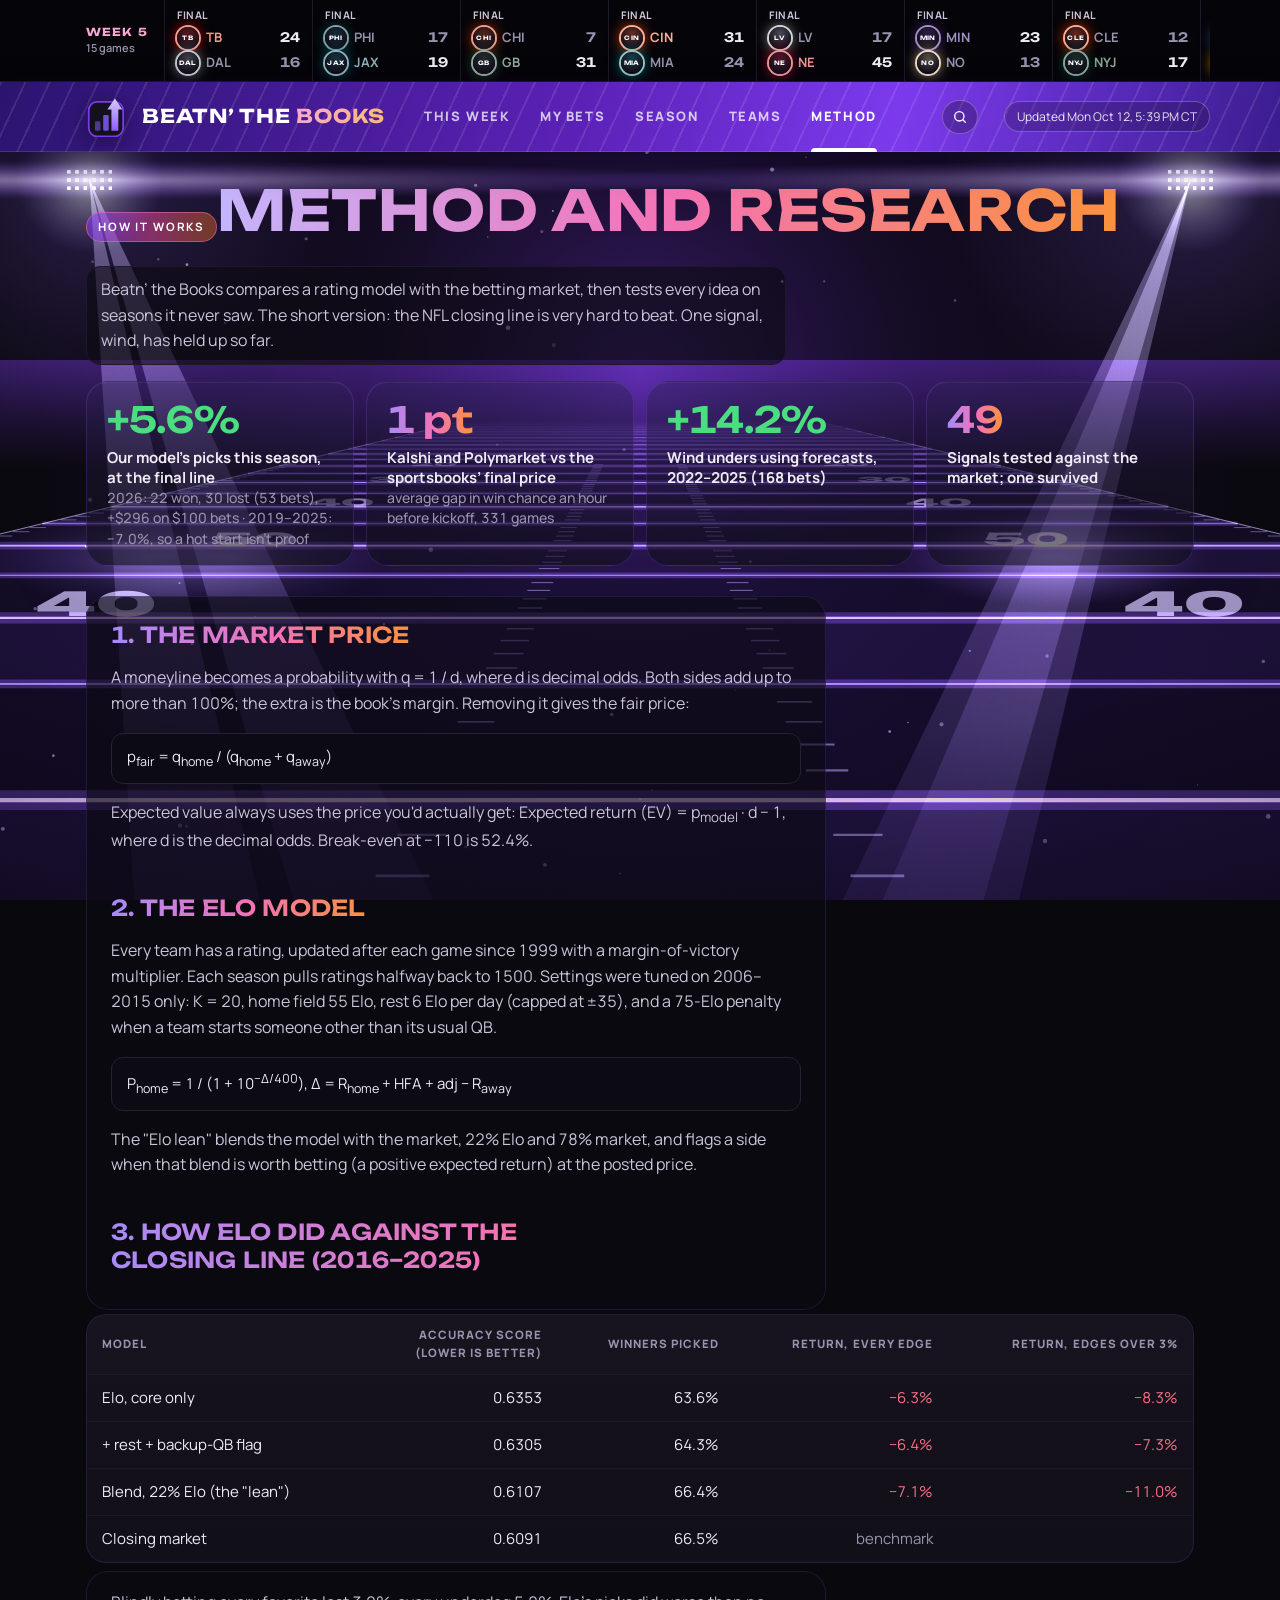
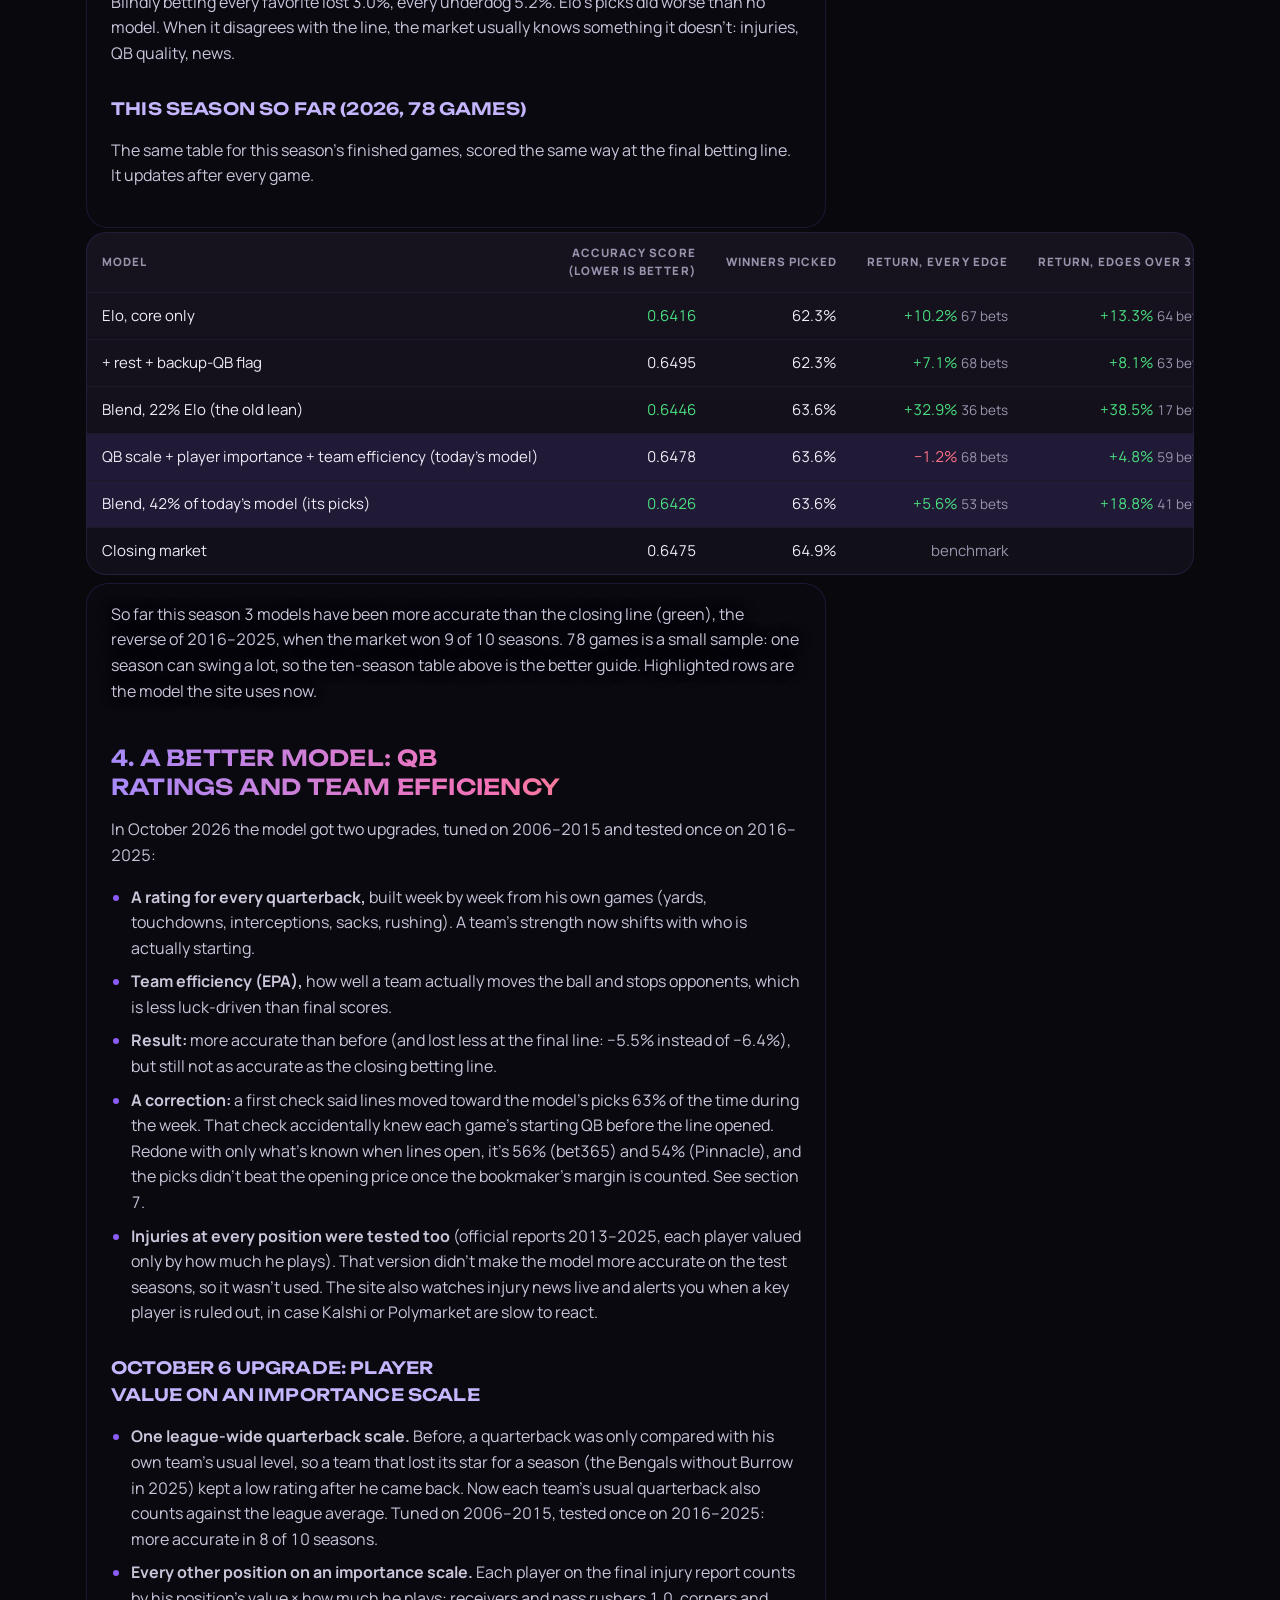
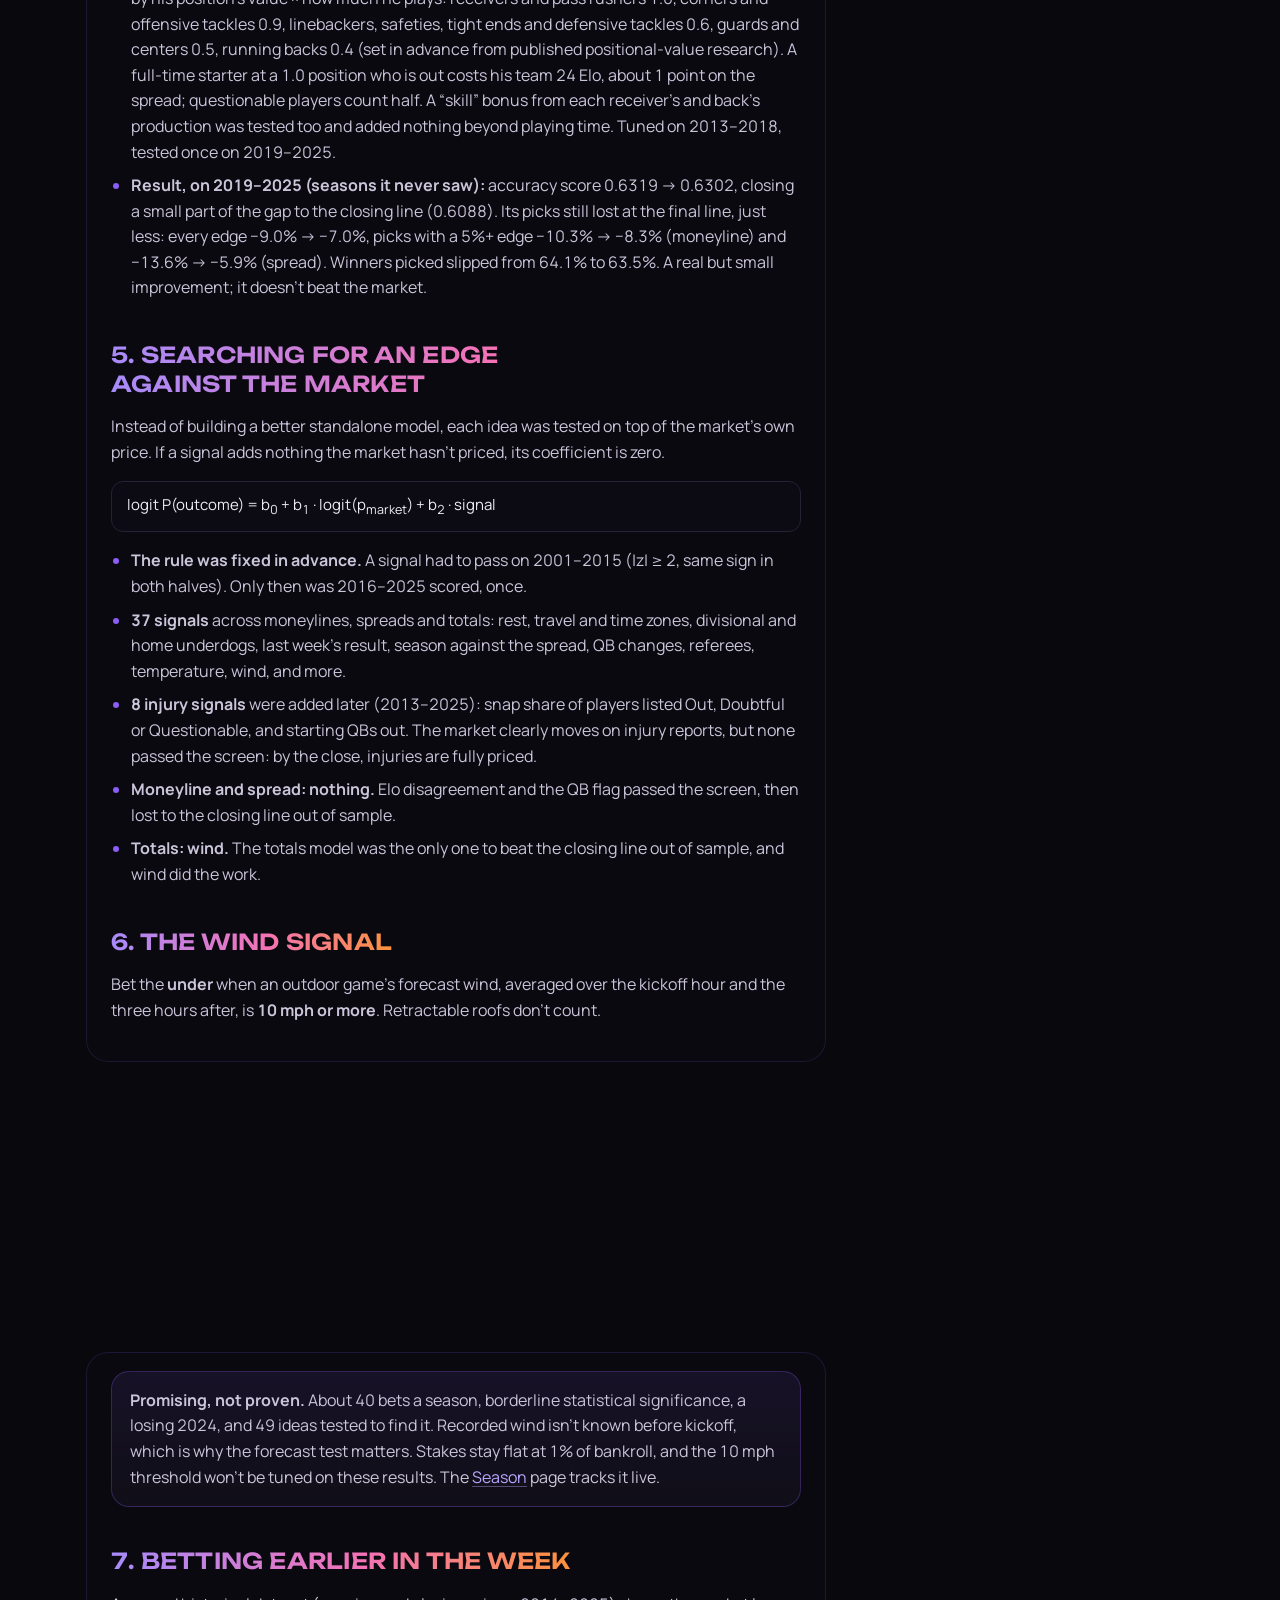
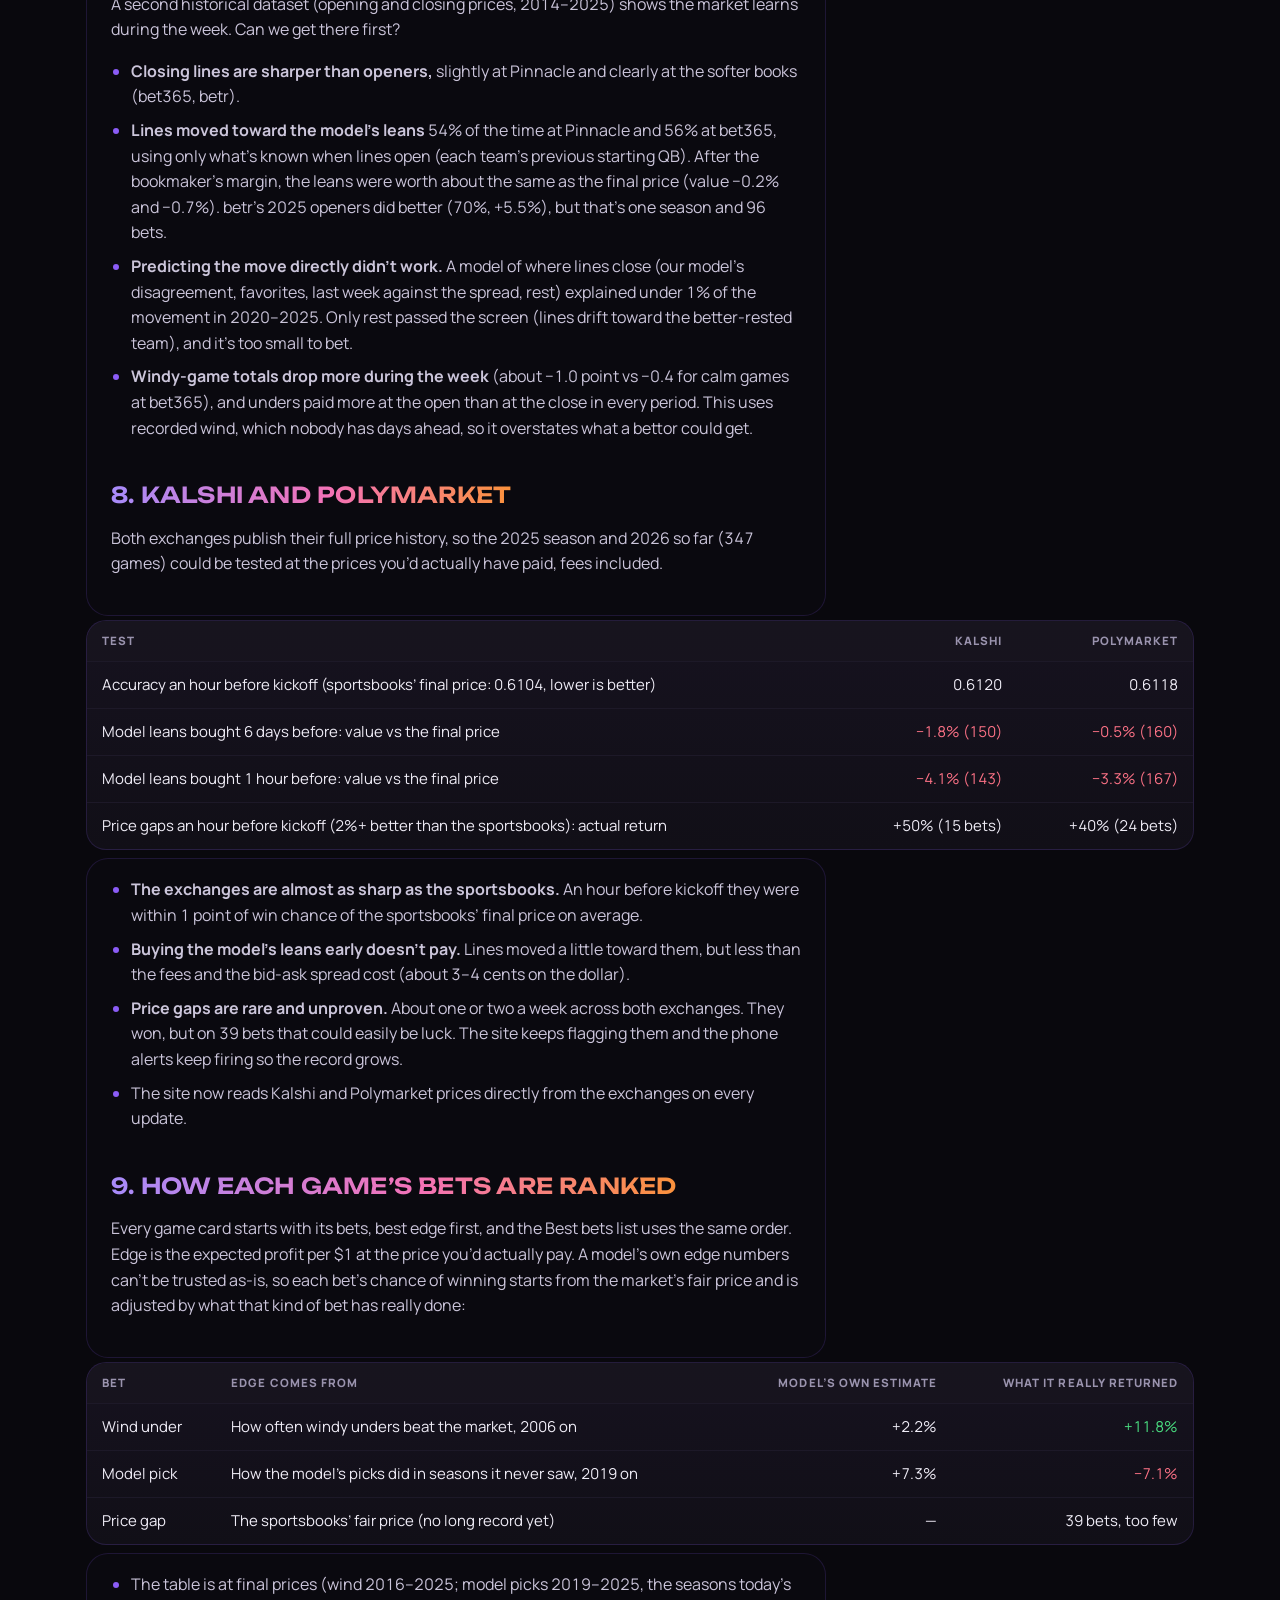
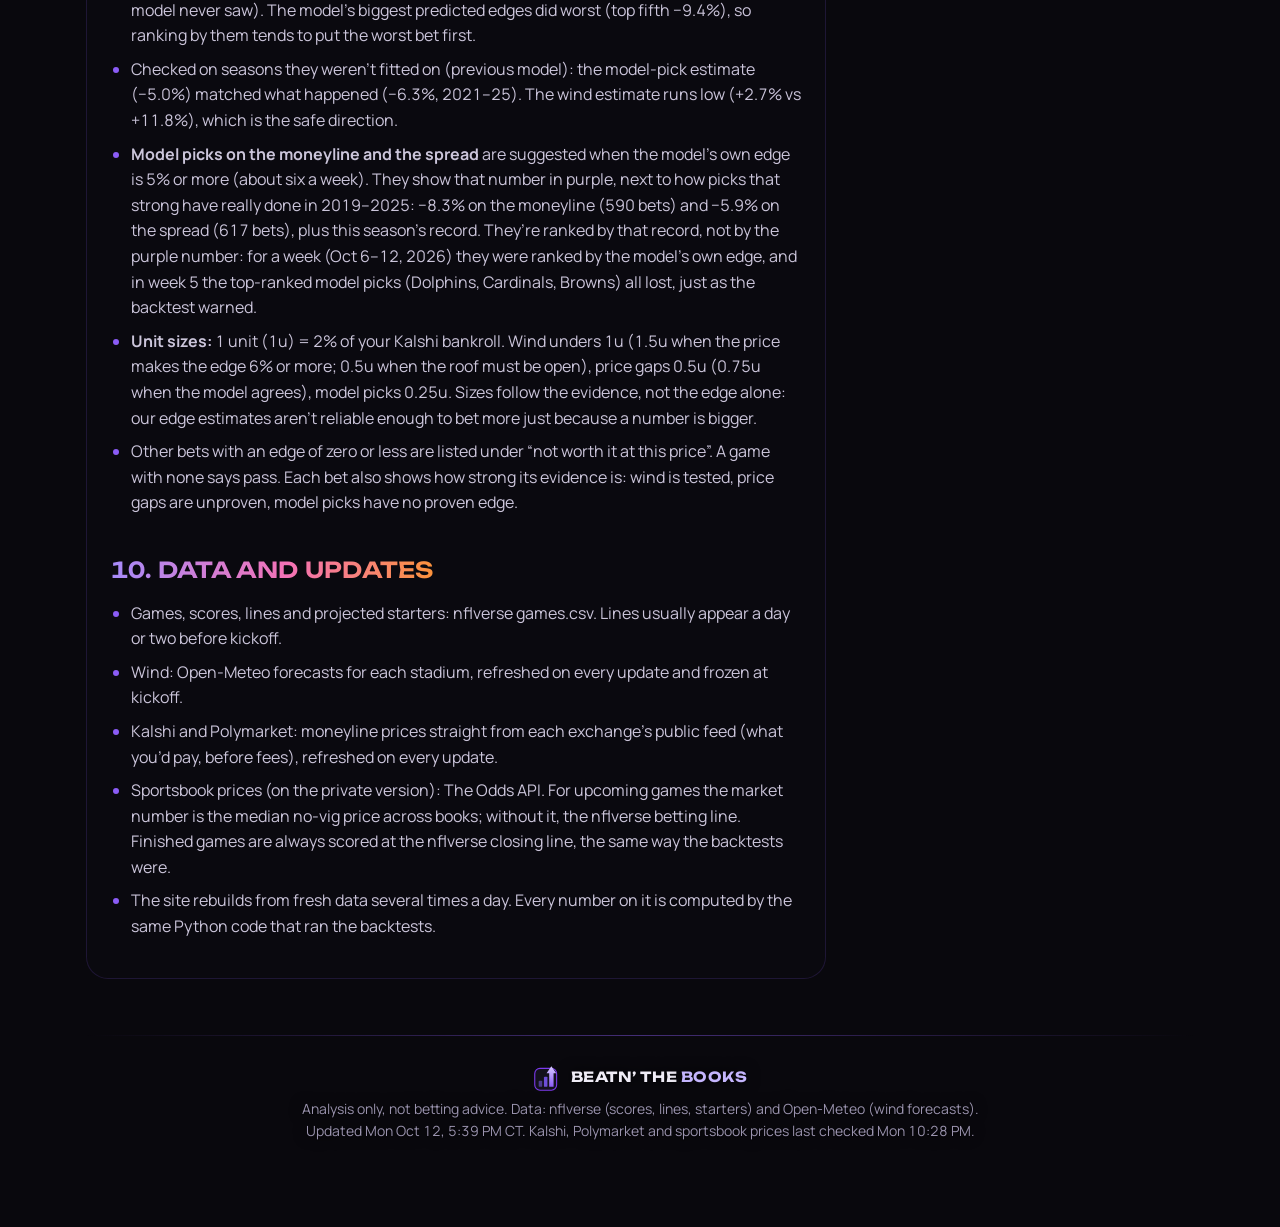
<file: site/method.html>
<!doctype html>
<html lang="en">
<head>
<meta charset="utf-8">
<meta name="viewport" content="width=device-width, initial-scale=1, viewport-fit=cover">
<title>Beatn’ the Books · Method</title>
<meta name="description" content="How Beatn’ the Books works: the Elo model, the de-vig math, and the out-of-sample research behind the wind-under signal.">
<meta name="theme-color" content="#09080d">
<link rel="icon" href="tab-icon.svg" type="image/svg+xml">
<link rel="preconnect" href="https://fonts.googleapis.com">
<link rel="preconnect" href="https://fonts.gstatic.com" crossorigin>
<link rel="stylesheet" href="https://fonts.googleapis.com/css2?family=Manrope:wght@400;500;600;700;800&family=Unbounded:wght@500;600;700;800&display=swap">
<link rel="stylesheet" href="assets/style.css">
</head>
<body>
<header class="bar">
  <div class="bar-in">
    <div class="brandrow">
      <a class="brand" href="index.html" aria-label="Beatn’ the Books home"><img src="favicon.svg" alt="" width="42" height="42"><span class="word">Beatn’ the <em>Books</em></span></a>
      <nav class="nav" aria-label="Pages">
        <a href="index.html">This week</a>
        <a href="index.html#bets">My bets</a>
        <a href="season.html">Season</a>
        <a href="teams.html">Teams</a>
        <a href="method.html" aria-current="page">Method</a>
      </nav>
      <span class="spring"></span>
      <span class="stamp" data-stamp></span>
    </div>
  </div>
</header>

<main class="wrap" data-page="method">
  <section>
    <div class="pagehead"><div><div class="eyebrow">How it works</div><h1>Method and research</h1></div></div>
    <p class="lede">Beatn’ the Books compares a rating model with the betting market, then tests every idea on seasons it
      never saw. The short version: the NFL closing line is very hard to beat. One signal, wind, has held up so far.</p>
  </section>

  <section class="kpis" style="margin-top:16px">
    <div class="kpi" id="modelYear"><div class="v bad">−6.9%</div><div class="l">Our model alone, betting every edge at the final line<br><span>2019–2025 · it can’t beat the closing line</span></div></div>
    <div class="kpi"><div class="v">1 pt</div><div class="l">Kalshi and Polymarket vs the sportsbooks’ final price<br><span>average gap in win chance an hour before kickoff, 331 games</span></div></div>
    <div class="kpi"><div class="v good">+14.2%</div><div class="l">Wind unders using forecasts, 2022–2025 (168 bets)</div></div>
    <div class="kpi"><div class="v">49</div><div class="l">Signals tested against the market; one survived</div></div>
  </section>

  <section class="prose">
    <h2>1. The market price</h2>
    <p>A moneyline becomes a probability with q = 1 / d, where d is decimal odds. Both sides add up to more than 100%;
      the extra is the book's margin. Removing it gives the fair price:</p>
    <span class="formula">p<sub>fair</sub> = q<sub>home</sub> / (q<sub>home</sub> + q<sub>away</sub>)</span>
    <p>Expected value always uses the price you'd actually get:
      Expected return (EV) = p<sub>model</sub> · d − 1, where d is the decimal odds. Break-even at −110 is 52.4%.</p>

    <h2>2. The Elo model</h2>
    <p>Every team has a rating, updated after each game since 1999 with a margin-of-victory multiplier. Each season
      pulls ratings halfway back to 1500. Settings were tuned on 2006–2015 only: K = 20, home field 55 Elo,
      rest 6 Elo per day (capped at ±35), and a 75-Elo penalty when a team starts someone other than its usual QB.</p>
    <span class="formula">P<sub>home</sub> = 1 / (1 + 10<sup>−Δ/400</sup>),  Δ = R<sub>home</sub> + HFA + adj − R<sub>away</sub></span>
    <p>The "Elo lean" blends the model with the market, 22% Elo and 78% market, and flags a side when that blend is
      worth betting (a positive expected return) at the posted price.</p>

    <h2>3. How Elo did against the closing line (2016–2025)</h2>
  </section>
  <div class="tablebox" style="margin-top:4px"><table>
    <thead><tr><th>Model</th><th class="n">Accuracy score<br>(lower is better)</th><th class="n">Winners picked</th><th class="n">Return, every edge</th><th class="n">Return, edges over 3%</th></tr></thead>
    <tbody>
      <tr><td>Elo, core only</td><td class="n">0.6353</td><td class="n">63.6%</td><td class="n no">−6.3%</td><td class="n no">−8.3%</td></tr>
      <tr><td>+ rest + backup-QB flag</td><td class="n">0.6305</td><td class="n">64.3%</td><td class="n no">−6.4%</td><td class="n no">−7.3%</td></tr>
      <tr><td>Blend, 22% Elo (the "lean")</td><td class="n">0.6107</td><td class="n">66.4%</td><td class="n no">−7.1%</td><td class="n no">−11.0%</td></tr>
      <tr><td>Closing market</td><td class="n">0.6091</td><td class="n">66.5%</td><td class="n push">benchmark</td><td class="n"></td></tr>
    </tbody></table></div>
  <section class="prose" style="margin-top:8px">
    <p>Blindly betting every favorite lost 3.0%, every underdog 5.2%. Elo's picks did worse than no model. When it
      disagrees with the line, the market usually knows something it doesn't: injuries, QB quality, news.</p>

    <h3 class="subhead" id="thisYearTitle">This season so far</h3>
    <p id="thisYearLede">The same table for this season’s finished games, scored the same way at the final betting line.
      It updates after every game.</p>
  </section>
  <div class="tablebox" style="margin-top:4px"><table id="thisYear"></table></div>
  <section class="prose" style="margin-top:8px">
    <p id="thisYearNote" class="why"></p>

    <h2>4. A better model: QB ratings and team efficiency</h2>
    <p>In October 2026 the model got two upgrades, tuned on 2006–2015 and tested once on 2016–2025:</p>
    <ul>
      <li><b>A rating for every quarterback,</b> built week by week from his own games (yards, touchdowns,
        interceptions, sacks, rushing). A team’s strength now shifts with who is actually starting.</li>
      <li><b>Team efficiency (EPA),</b> how well a team actually moves the ball and stops opponents, which is
        less luck-driven than final scores.</li>
      <li><b>Result:</b> more accurate than before (and lost less at the final line: −5.5% instead of −6.4%), but
        still not as accurate as the closing betting line.</li>
      <li><b>A correction:</b> a first check said lines moved toward the model’s picks 63% of the time during
        the week. That check accidentally knew each game’s starting QB before the line opened. Redone with only
        what’s known when lines open, it’s 56% (bet365) and 54% (Pinnacle), and the picks didn’t beat the opening
        price once the bookmaker’s margin is counted. See section 7.</li>
      <li><b>Injuries at every position were tested too</b> (official reports 2013–2025, each player valued only by how
        much he plays). That version didn’t make the model more accurate on the test seasons, so it wasn’t used.
        The site also watches injury news live and alerts you when a key player is ruled out, in case Kalshi or
        Polymarket are slow to react.</li>
    </ul>
    <h3 class="subhead">October 6 upgrade: player value on an importance scale</h3>
    <ul>
      <li><b>One league-wide quarterback scale.</b> Before, a quarterback was only compared with his own team’s usual
        level, so a team that lost its star for a season (the Bengals without Burrow in 2025) kept a low rating after
        he came back. Now each team’s usual quarterback also counts against the league average. Tuned on 2006–2015,
        tested once on 2016–2025: more accurate in 8 of 10 seasons.</li>
      <li><b>Every other position on an importance scale.</b> Each player on the final injury report counts by his
        position’s value × how much he plays: receivers and pass rushers 1.0, corners and offensive tackles 0.9,
        linebackers, safeties, tight ends and defensive tackles 0.6, guards and centers 0.5, running backs 0.4 (set in advance from
        published positional-value research). A full-time starter at a 1.0 position who is out costs his team
        24 Elo, about 1 point on the spread; questionable players count half. A “skill” bonus from each receiver’s
        and back’s production was tested too and added nothing beyond playing time. Tuned on 2013–2018, tested once
        on 2019–2025.</li>
      <li><b>Result, on 2019–2025 (seasons it never saw):</b> accuracy score 0.6319 → 0.6302, closing a small part of
        the gap to the closing line (0.6088). Its picks still lost at the final line, just less: every edge −9.0% →
        −7.0%, picks with a 5%+ edge −10.3% → −8.3% (moneyline) and −13.6% → −5.9% (spread). Winners picked slipped
        from 64.1% to 63.5%. A real but small improvement; it doesn’t beat the market.</li>
    </ul>

    <h2>5. Searching for an edge against the market</h2>
    <p>Instead of building a better standalone model, each idea was tested on top of the market's own price. If a
      signal adds nothing the market hasn't priced, its coefficient is zero.</p>
    <span class="formula">logit P(outcome) = b<sub>0</sub> + b<sub>1</sub> · logit(p<sub>market</sub>) + b<sub>2</sub> · signal</span>
    <ul>
      <li><b>The rule was fixed in advance.</b> A signal had to pass on 2001–2015 (|z| ≥ 2, same sign in both halves).
        Only then was 2016–2025 scored, once.</li>
      <li><b>37 signals</b> across moneylines, spreads and totals: rest, travel and time zones, divisional and home
        underdogs, last week's result, season against the spread, QB changes, referees, temperature, wind, and more.</li>
      <li><b>8 injury signals</b> were added later (2013–2025): snap share of players listed Out, Doubtful or
        Questionable, and starting QBs out. The market clearly moves on injury reports, but none passed the
        screen: by the close, injuries are fully priced.</li>
      <li><b>Moneyline and spread: nothing.</b> Elo disagreement and the QB flag passed the screen, then lost to the
        closing line out of sample.</li>
      <li><b>Totals: wind.</b> The totals model was the only one to beat the closing line out of sample, and wind did
        the work.</li>
    </ul>

    <h2>6. The wind signal</h2>
    <p>Bet the <b>under</b> when an outdoor game's forecast wind, averaged over the kickoff hour and the three hours
      after, is <b>10 mph or more</b>. Retractable roofs don't count.</p>
  </section>
  <div class="tablebox" style="margin-top:4px"><table>
    <thead><tr><th>Test</th><th>Wind source</th><th class="n">Bets</th><th class="n">Return</th></tr></thead>
    <tbody>
      <tr><td>2006–2015 (screening years)</td><td>Recorded at the game</td><td class="n">694</td><td class="n ok">+3.6%</td></tr>
      <tr><td>2016–2025 (out of sample)</td><td>Recorded at the game</td><td class="n">608</td><td class="n ok">+11.8%</td></tr>
      <tr><td>2022–2025</td><td>Forecast shortly before kickoff</td><td class="n">168</td><td class="n ok">+14.2%</td></tr>
      <tr><td>Late 2024–2025</td><td>Forecast the day before</td><td class="n">105</td><td class="n ok">+7.2%</td></tr>
      <tr><td>2022 · 2023 · 2024 · 2025</td><td>Forecast, by season</td><td class="n">52 · 33 · 41 · 42</td><td class="n">+26.8 · +39.2 · <span class="no">−25.7</span> · +17.8%</td></tr>
    </tbody></table></div>
  <section class="prose" style="margin-top:8px">
    <div class="callout">
      <p style="margin:0"><b>Promising, not proven.</b> About 40 bets a season, borderline statistical significance,
        a losing 2024, and 49 ideas tested to find it. Recorded wind isn't known before kickoff, which is why the
        forecast test matters. Stakes stay flat at 1% of bankroll, and the 10 mph threshold won't be tuned on these
        results. The <a href="season.html">Season</a> page tracks it live.</p>
    </div>

    <h2>7. Betting earlier in the week</h2>
    <p>A second historical dataset (opening and closing prices, 2014–2025) shows the market learns during
      the week. Can we get there first?</p>
    <ul>
      <li><b>Closing lines are sharper than openers,</b> slightly at Pinnacle and clearly at the softer books
        (bet365, betr).</li>
      <li><b>Lines moved toward the model’s leans</b> 54% of the time at Pinnacle and 56% at bet365, using only
        what’s known when lines open (each team’s previous starting QB). After the bookmaker’s margin, the leans
        were worth about the same as the final price (value −0.2% and −0.7%). betr’s 2025 openers did better
        (70%, +5.5%), but that’s one season and 96 bets.</li>
      <li><b>Predicting the move directly didn’t work.</b> A model of where lines close (our model’s disagreement,
        favorites, last week against the spread, rest) explained under 1% of the movement in 2020–2025. Only
        rest passed the screen (lines drift toward the better-rested team), and it’s too small to bet.</li>
      <li><b>Windy-game totals drop more during the week</b> (about −1.0 point vs −0.4 for calm games at bet365),
        and unders paid more at the open than at the close in every period. This uses recorded wind, which
        nobody has days ahead, so it overstates what a bettor could get.</li>
    </ul>

    <h2>8. Kalshi and Polymarket</h2>
    <p>Both exchanges publish their full price history, so the 2025 season and 2026 so far (347 games) could be
      tested at the prices you’d actually have paid, fees included.</p>
  </section>
  <div class="tablebox" style="margin-top:4px"><table>
    <thead><tr><th>Test</th><th class="n">Kalshi</th><th class="n">Polymarket</th></tr></thead>
    <tbody>
      <tr><td>Accuracy an hour before kickoff (sportsbooks’ final price: 0.6104, lower is better)</td><td class="n">0.6120</td><td class="n">0.6118</td></tr>
      <tr><td>Model leans bought 6 days before: value vs the final price</td><td class="n no">−1.8% (150)</td><td class="n no">−0.5% (160)</td></tr>
      <tr><td>Model leans bought 1 hour before: value vs the final price</td><td class="n no">−4.1% (143)</td><td class="n no">−3.3% (167)</td></tr>
      <tr><td>Price gaps an hour before kickoff (2%+ better than the sportsbooks): actual return</td><td class="n">+50% (15 bets)</td><td class="n">+40% (24 bets)</td></tr>
    </tbody></table></div>
  <section class="prose" style="margin-top:8px">
    <ul>
      <li><b>The exchanges are almost as sharp as the sportsbooks.</b> An hour before kickoff they were within
        1 point of win chance of the sportsbooks’ final price on average.</li>
      <li><b>Buying the model’s leans early doesn’t pay.</b> Lines moved a little toward them, but less than the
        fees and the bid-ask spread cost (about 3–4 cents on the dollar).</li>
      <li><b>Price gaps are rare and unproven.</b> About one or two a week across both exchanges. They won, but on 39 bets
        that could easily be luck. The site keeps flagging them and the phone alerts keep firing so the record grows.</li>
      <li>The site now reads Kalshi and Polymarket prices directly from the exchanges on every update.</li>
    </ul>

    <h2>9. How each game’s bets are ranked</h2>
    <p>Every game card starts with its bets, best edge first, and the Best bets list uses the same order. Edge is the
      expected profit per $1 at the price you’d actually pay. A model’s own edge numbers can’t be trusted as-is, so each
      bet's chance of winning starts from the market’s fair price and is adjusted by what that kind of bet has really done:</p>
  </section>
  <div class="tablebox" style="margin-top:4px"><table>
    <thead><tr><th>Bet</th><th>Edge comes from</th><th class="n">Model’s own estimate</th><th class="n">What it really returned</th></tr></thead>
    <tbody>
      <tr><td>Wind under</td><td>How often windy unders beat the market, 2006 on</td><td class="n">+2.2%</td><td class="n ok">+11.8%</td></tr>
      <tr><td>Model pick</td><td>How the model’s picks did in seasons it never saw, 2019 on</td><td class="n">+7.3%</td><td class="n no">−7.1%</td></tr>
      <tr><td>Price gap</td><td>The sportsbooks’ fair price (no long record yet)</td><td class="n">—</td><td class="n">39 bets, too few</td></tr>
    </tbody></table></div>
  <section class="prose" style="margin-top:8px">
    <ul>
      <li>The table is at final prices (wind 2016–2025; model picks 2019–2025, the seasons today’s model never saw).
        The model’s biggest predicted edges did worst (top fifth −9.4%), so ranking by them tends to put the worst bet
        first.</li>
      <li>Checked on seasons they weren’t fitted on (previous model): the model-pick estimate (−5.0%) matched what
        happened (−6.3%, 2021–25). The wind estimate runs low (+2.7% vs +11.8%), which is the safe direction.</li>
      <li><b>Model picks on the moneyline and the spread</b> are suggested when the model’s own edge is 5% or more
        (about six a week). They show that number in purple, next to how picks that strong have really done in
        2019–2025: −8.3% on the moneyline (590 bets) and −5.9% on the spread (617 bets), plus this season’s record.
        They’re ranked by that record, not by the purple number: for a week (Oct 6–12, 2026) they were ranked by the
        model’s own edge, and in week 5 the top-ranked model picks (Dolphins, Cardinals, Browns) all lost, just as the
        backtest warned.</li>
      <li><b>Unit sizes:</b> 1 unit (1u) = 2% of your Kalshi bankroll. Wind unders 1u (1.5u when the price makes the
        edge 6% or more; 0.5u when the roof must be open), price gaps 0.5u (0.75u when the model agrees), model picks 0.25u.
        Sizes follow the evidence, not the edge alone: our edge estimates aren’t reliable enough to bet more just because
        a number is bigger.</li>
      <li>Other bets with an edge of zero or less are listed under “not worth it at this price”. A game with none says
        pass. Each bet also shows how strong its evidence is: wind is tested, price gaps are unproven, model picks have
        no proven edge.</li>
    </ul>

    <h2>10. Data and updates</h2>
    <ul>
      <li>Games, scores, lines and projected starters: nflverse <span class="num">games.csv</span>. Lines usually appear a day or two before kickoff.</li>
      <li>Wind: Open-Meteo forecasts for each stadium, refreshed on every update and frozen at kickoff.</li>
      <li>Kalshi and Polymarket: moneyline prices straight from each exchange’s public feed (what you’d pay, before
        fees), refreshed on every update.</li>
      <li>Sportsbook prices (on the private version): The Odds API. For upcoming games the market number is the
        median no-vig price across books; without it, the nflverse betting line. Finished games are always scored at
        the nflverse closing line, the same way the backtests were.</li>
      <li>The site rebuilds from fresh data several times a day. Every number on it is computed by the same Python
        code that ran the backtests.</li>
    </ul>
  </section>

  <footer><div class="fbrand"><img src="favicon.svg" alt="" width="30" height="30"><span>Beatn’ the <em>Books</em></span></div><br>Analysis only, not betting advice. Data: nflverse (scores, lines, starters) and Open-Meteo (wind forecasts).<br><span data-foot></span></footer>
</main>
<script src="data.js"></script>
<script src="assets/app.js"></script>
</body>
</html>
</file>
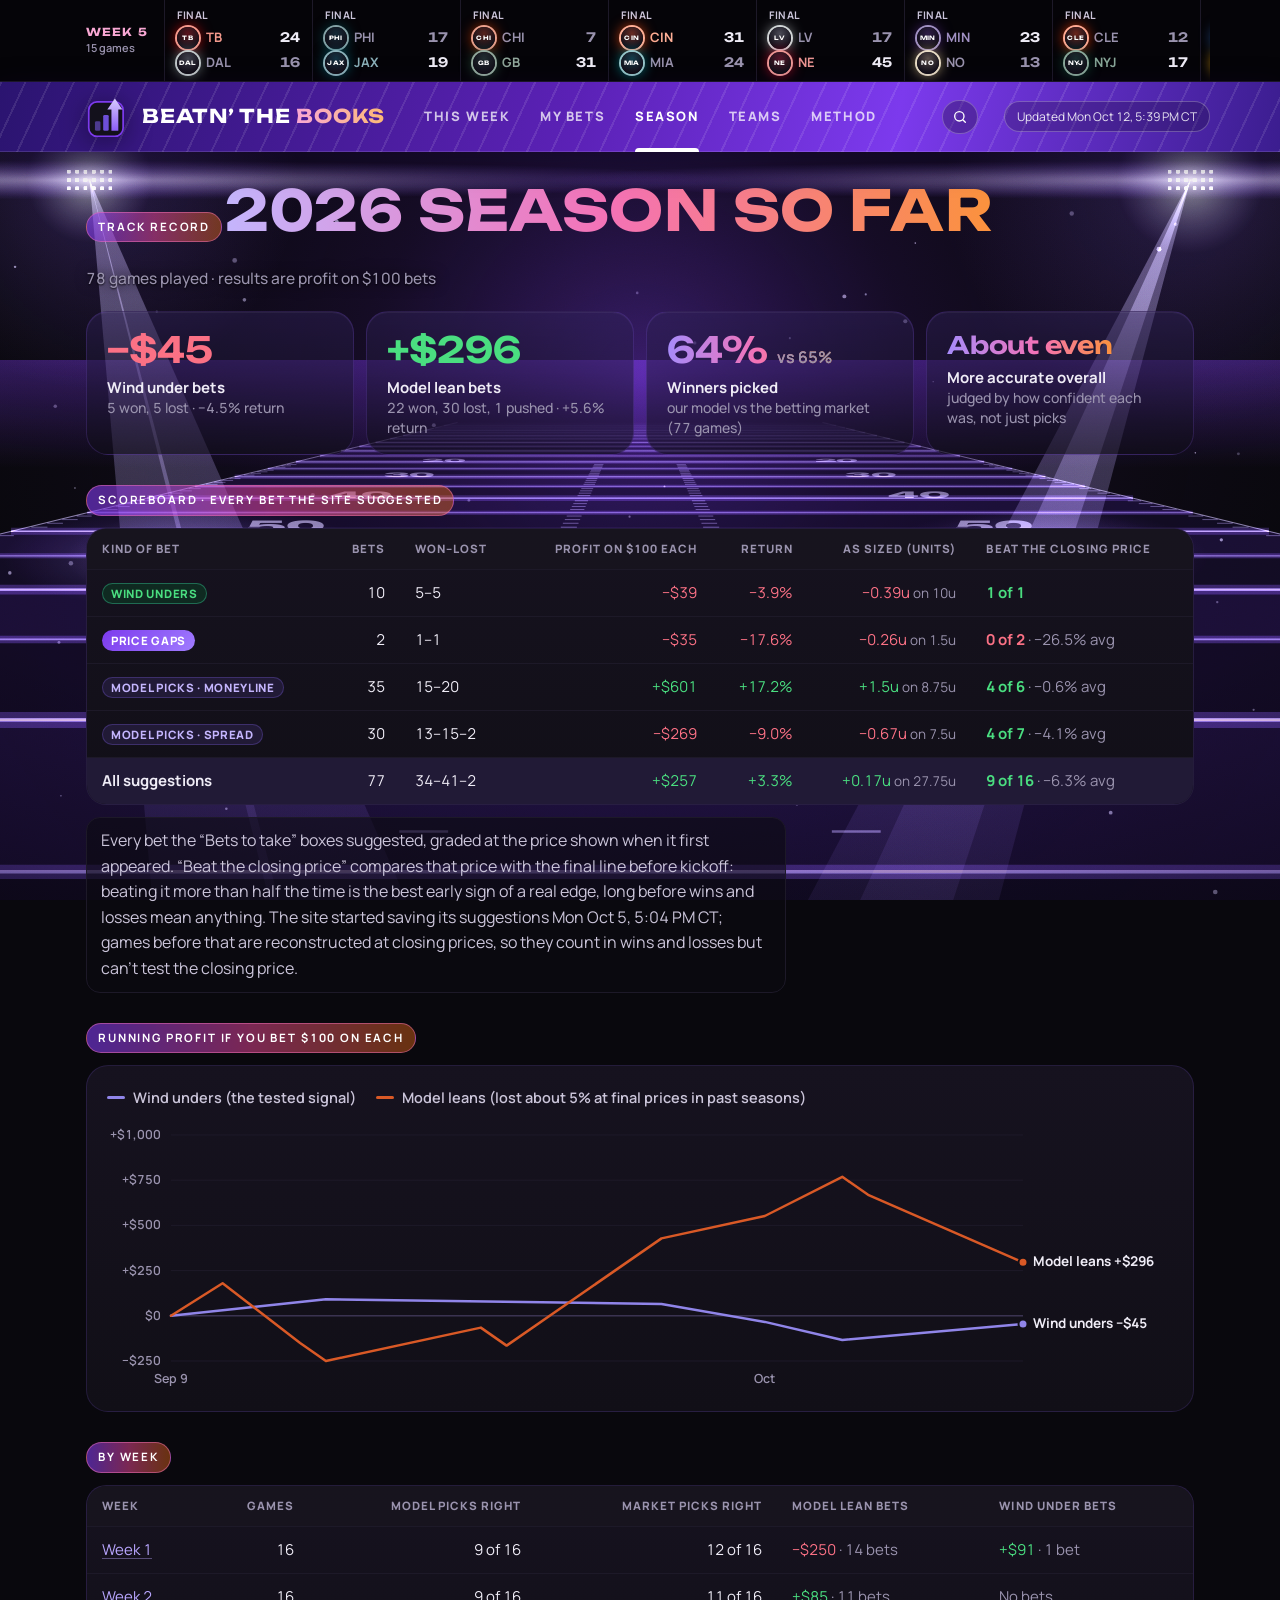
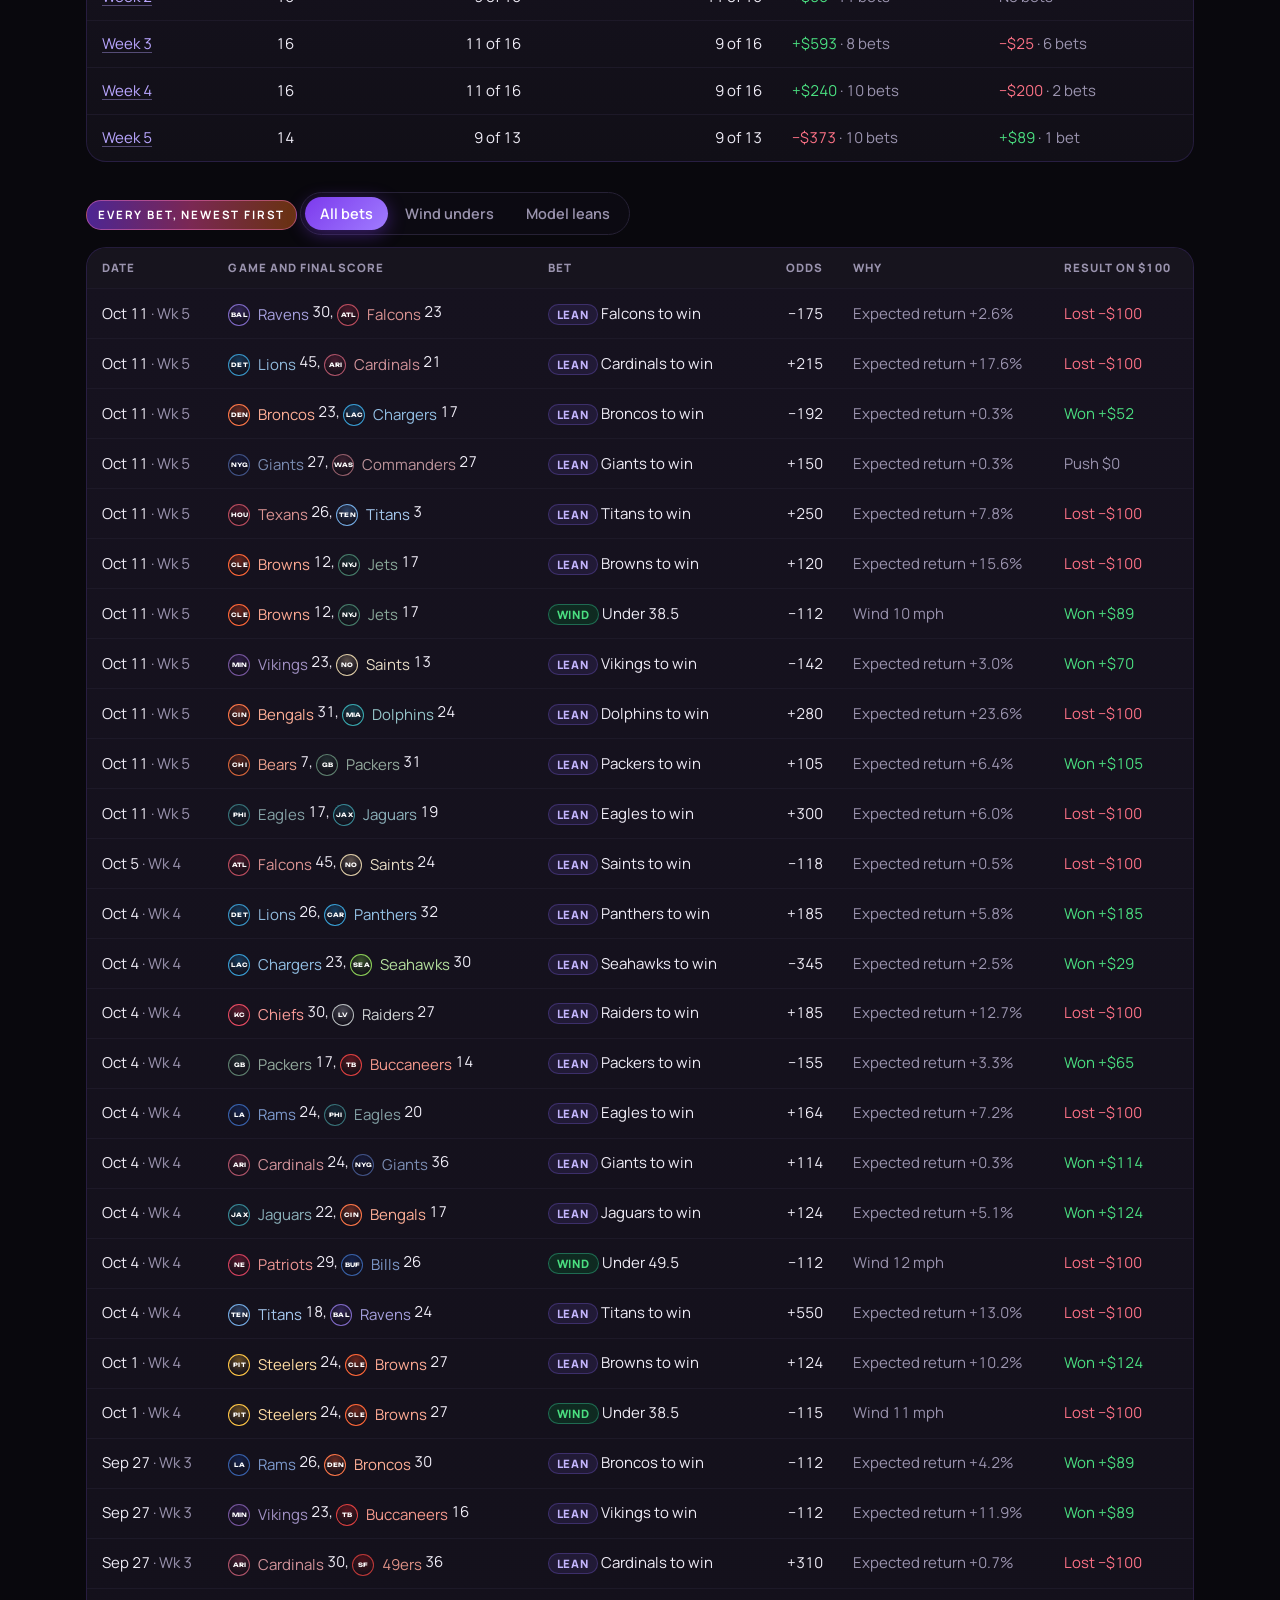
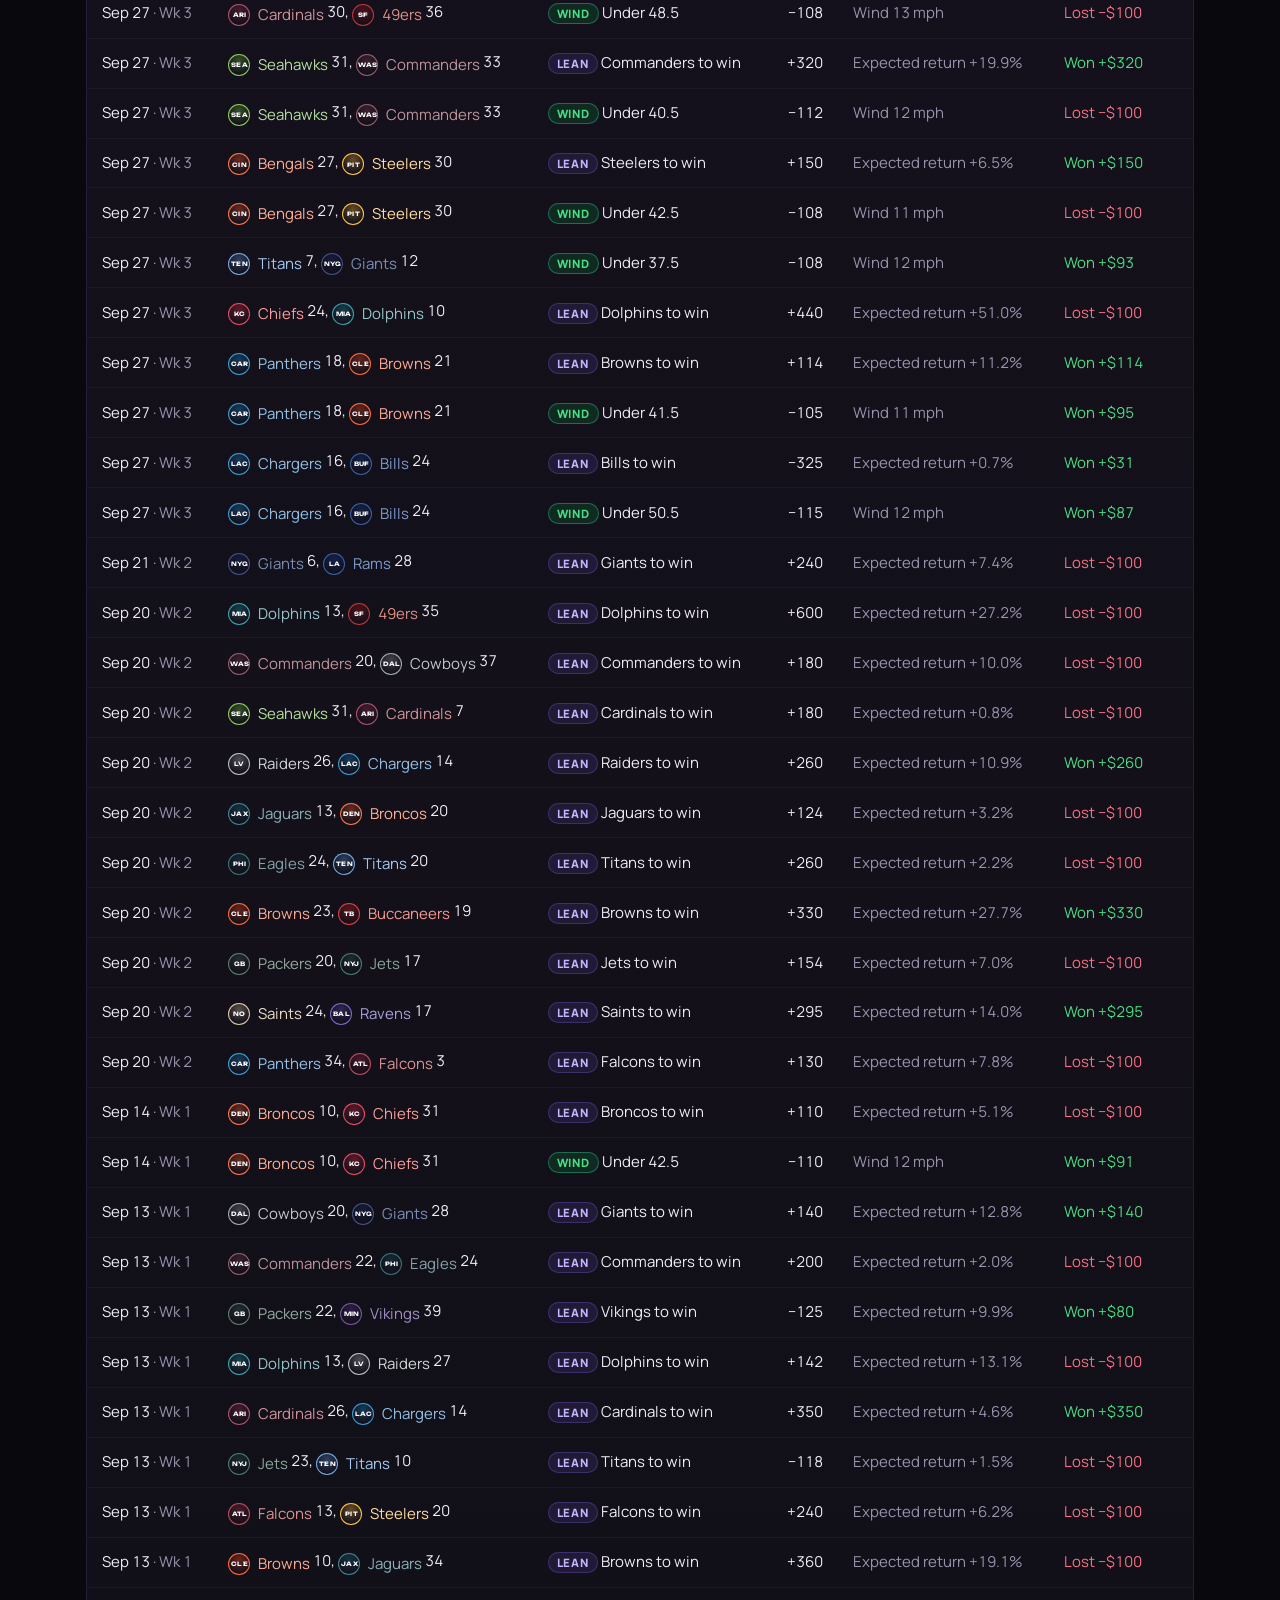
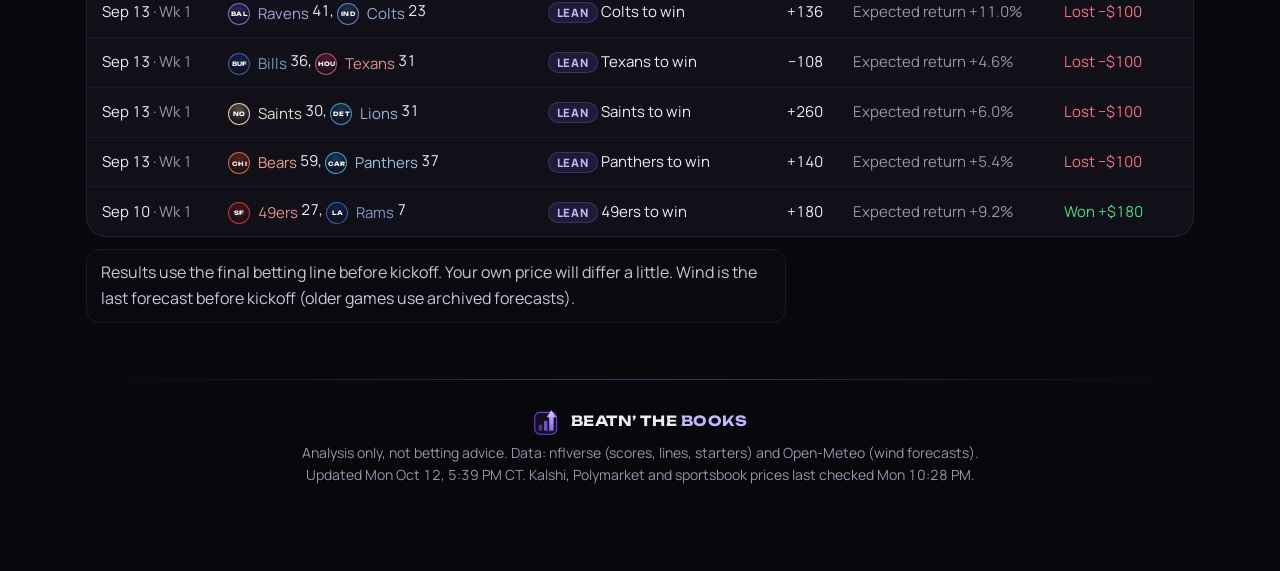
<file: site/season.html>
<!doctype html>
<html lang="en">
<head>
<meta charset="utf-8">
<meta name="viewport" content="width=device-width, initial-scale=1, viewport-fit=cover">
<title>Beatn’ the Books · Season</title>
<meta name="description" content="Season-to-date record of the wind-under signal and the model leans, scored at the posted price.">
<meta name="theme-color" content="#09080d">
<link rel="icon" href="tab-icon.svg" type="image/svg+xml">
<link rel="preconnect" href="https://fonts.googleapis.com">
<link rel="preconnect" href="https://fonts.gstatic.com" crossorigin>
<link rel="stylesheet" href="https://fonts.googleapis.com/css2?family=Manrope:wght@400;500;600;700;800&family=Unbounded:wght@500;600;700;800&display=swap">
<link rel="stylesheet" href="assets/style.css">
</head>
<body>
<header class="bar">
  <div class="bar-in">
    <div class="brandrow">
      <a class="brand" href="index.html" aria-label="Beatn’ the Books home"><img src="favicon.svg" alt="" width="42" height="42"><span class="word">Beatn’ the <em>Books</em></span></a>
      <nav class="nav" aria-label="Pages">
        <a href="index.html">This week</a>
        <a href="index.html#bets">My bets</a>
        <a href="season.html" aria-current="page">Season</a>
        <a href="teams.html">Teams</a>
        <a href="method.html">Method</a>
      </nav>
      <span class="spring"></span>
      <span class="stamp" data-stamp></span>
    </div>
  </div>
</header>

<main class="wrap" data-page="season">
  <section>
    <div class="pagehead">
      <div>
        <div class="eyebrow">Track record</div>
        <h1 id="seasonTitle">Season so far</h1>
      </div>
      <div class="sub" id="seasonSub"></div>
    </div>
    <div class="kpis" id="kpis"></div>
  </section>

  <section>
    <div class="eyebrow">Scoreboard · every bet the site suggested</div>
    <div class="tablebox"><table id="pickBoard"></table></div>
    <p class="lede" id="pickBoardNote"></p>
  </section>

  <section>
    <div class="eyebrow">Running profit if you bet $100 on each</div>
    <div class="panel">
      <div class="legend" aria-hidden="true">
        <span><i style="background:var(--series-1)"></i>Wind unders (the tested signal)</span>
        <span><i style="background:var(--series-2)"></i>Model leans (lost about 5% at final prices in past seasons)</span>
      </div>
      <div class="chart" id="cumChart"></div>
    </div>
  </section>

  <section>
    <div class="eyebrow">By week</div>
    <div class="tablebox"><table id="byWeek"></table></div>
  </section>

  <section>
    <div class="eyebrow">Every bet, newest first</div>
    <div class="filters" id="filters" role="group" aria-label="Filter bets" style="margin:0 0 12px">
      <button type="button" data-f="all" aria-pressed="true">All bets</button>
      <button type="button" data-f="wind" aria-pressed="false">Wind unders</button>
      <button type="button" data-f="lean" aria-pressed="false">Model leans</button>
    </div>
    <div class="tablebox"><table id="betLog"></table></div>
    <p class="lede">Results use the final betting line before kickoff. Your own price will differ a little. Wind is the last
      forecast before kickoff (older games use archived forecasts).</p>
  </section>

  <footer><div class="fbrand"><img src="favicon.svg" alt="" width="30" height="30"><span>Beatn’ the <em>Books</em></span></div><br>Analysis only, not betting advice. Data: nflverse (scores, lines, starters) and Open-Meteo (wind forecasts).<br><span data-foot></span></footer>
</main>
<script src="data.js"></script>
<script src="assets/app.js"></script>
</body>
</html>
</file>
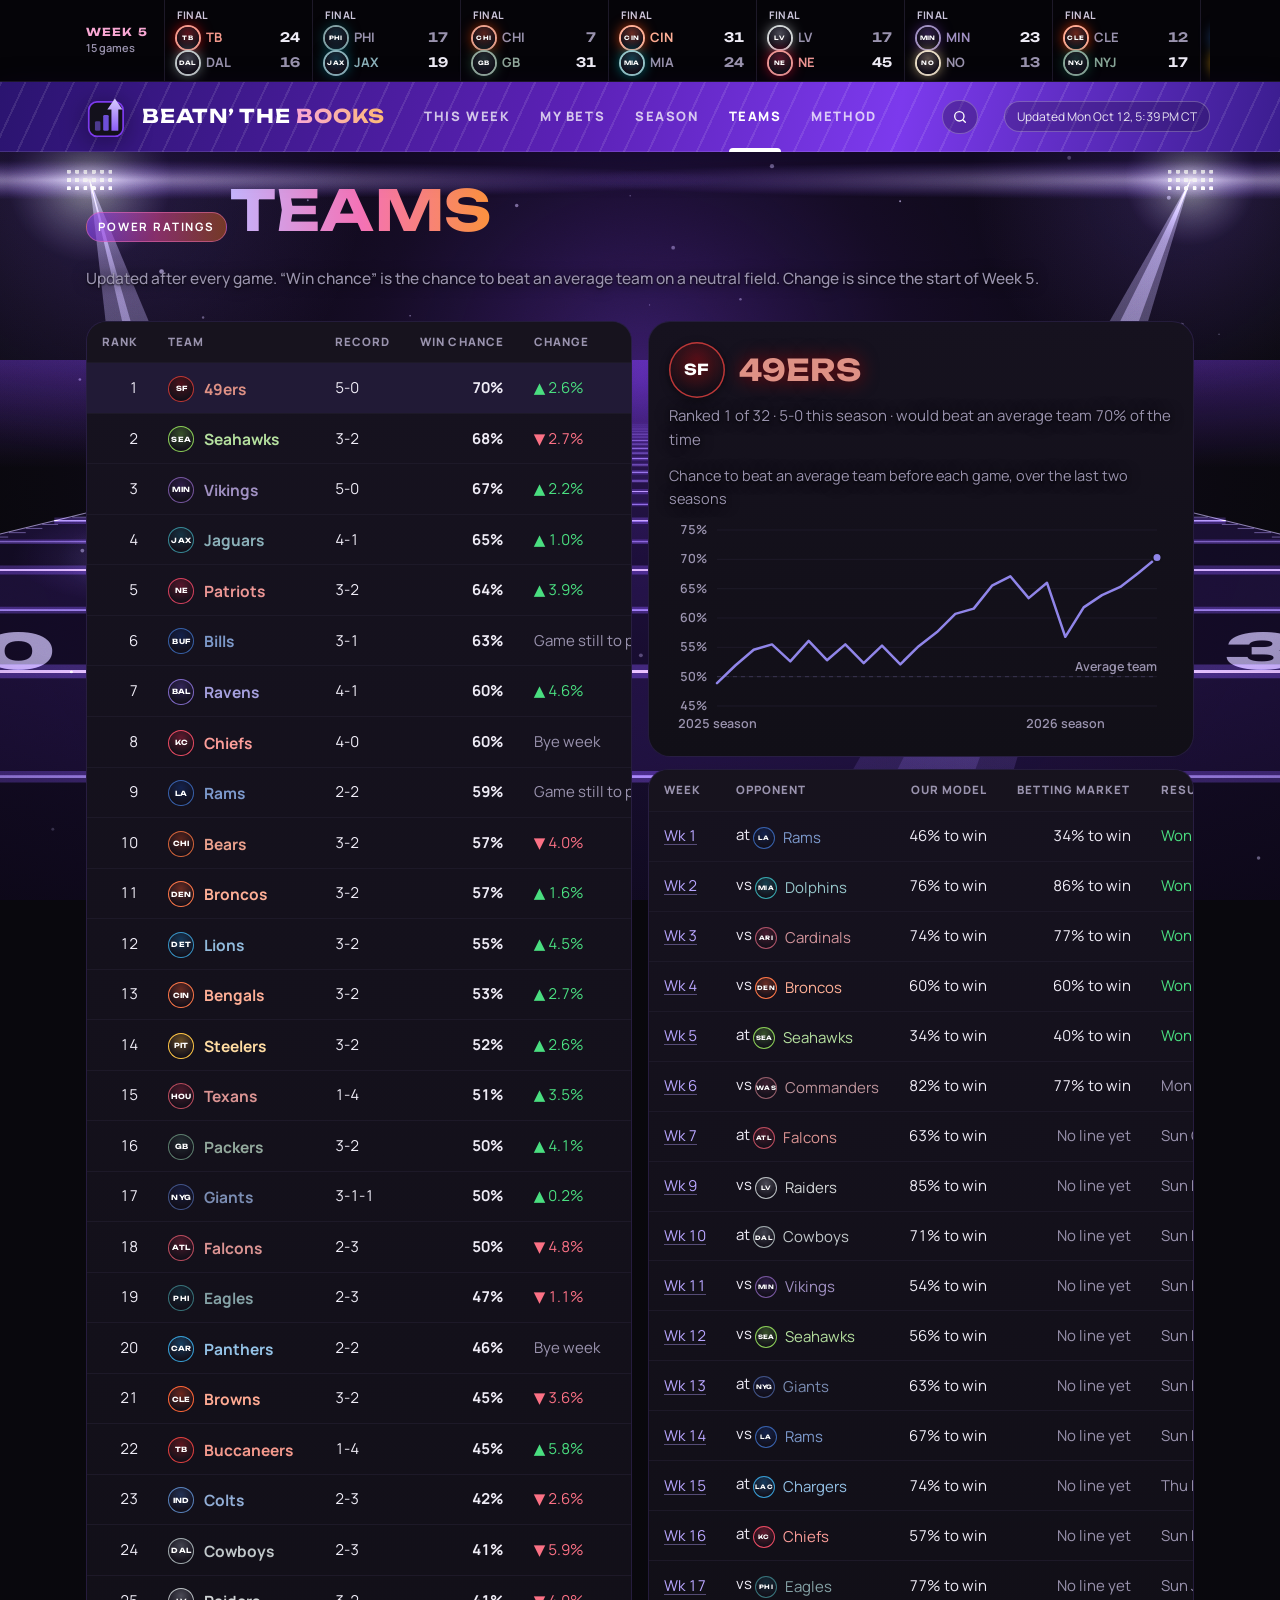
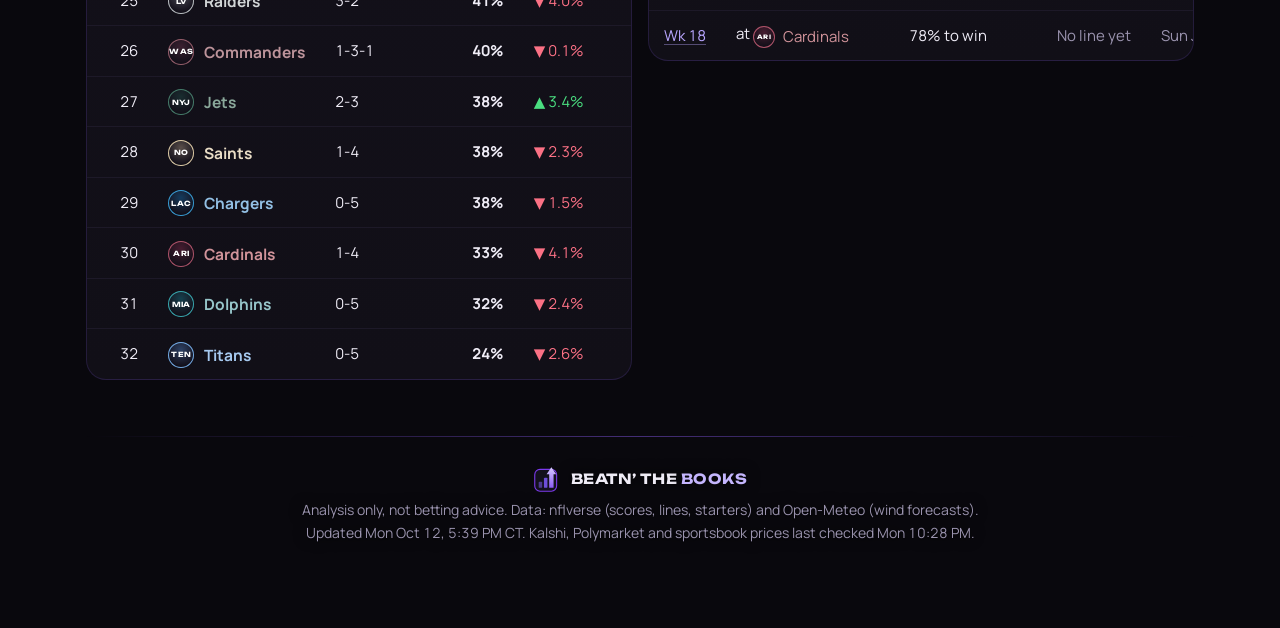
<file: site/teams.html>
<!doctype html>
<html lang="en">
<head>
<meta charset="utf-8">
<meta name="viewport" content="width=device-width, initial-scale=1, viewport-fit=cover">
<title>Beatn’ the Books · Teams</title>
<meta name="description" content="Elo power ratings for all 32 NFL teams, with each team's rating trend and schedule.">
<meta name="theme-color" content="#09080d">
<link rel="icon" href="tab-icon.svg" type="image/svg+xml">
<link rel="preconnect" href="https://fonts.googleapis.com">
<link rel="preconnect" href="https://fonts.gstatic.com" crossorigin>
<link rel="stylesheet" href="https://fonts.googleapis.com/css2?family=Manrope:wght@400;500;600;700;800&family=Unbounded:wght@500;600;700;800&display=swap">
<link rel="stylesheet" href="assets/style.css">
</head>
<body>
<header class="bar">
  <div class="bar-in">
    <div class="brandrow">
      <a class="brand" href="index.html" aria-label="Beatn’ the Books home"><img src="favicon.svg" alt="" width="42" height="42"><span class="word">Beatn’ the <em>Books</em></span></a>
      <nav class="nav" aria-label="Pages">
        <a href="index.html">This week</a>
        <a href="index.html#bets">My bets</a>
        <a href="season.html">Season</a>
        <a href="teams.html" aria-current="page">Teams</a>
        <a href="method.html">Method</a>
      </nav>
      <span class="spring"></span>
      <span class="stamp" data-stamp></span>
    </div>
  </div>
</header>

<main class="wrap" data-page="teams">
  <section>
    <div class="pagehead">
      <div>
        <div class="eyebrow">Power ratings</div>
        <h1>Teams</h1>
      </div>
      <div class="sub" id="powerSub"></div>
    </div>
  </section>

  <section class="split">
    <div class="tablebox" style="align-self:start"><table id="power"></table></div>
    <div style="display:flex;flex-direction:column;gap:12px;min-width:0">
      <div class="panel">
        <h2 id="teamName" style="font-size:22px"></h2>
        <div class="why" id="teamSub" style="font-size:15px;margin:6px 0 12px"></div>
        <div class="why" style="margin-bottom:6px">Chance to beat an average team before each game, over the last two seasons</div>
        <div class="chart" id="teamChart"></div>
      </div>
      <div class="tablebox"><table id="teamGames"></table></div>
    </div>
  </section>

  <footer><div class="fbrand"><img src="favicon.svg" alt="" width="30" height="30"><span>Beatn’ the <em>Books</em></span></div><br>Analysis only, not betting advice. Data: nflverse (scores, lines, starters) and Open-Meteo (wind forecasts).<br><span data-foot></span></footer>
</main>
<script src="data.js"></script>
<script src="assets/app.js"></script>
</body>
</html>
</file>
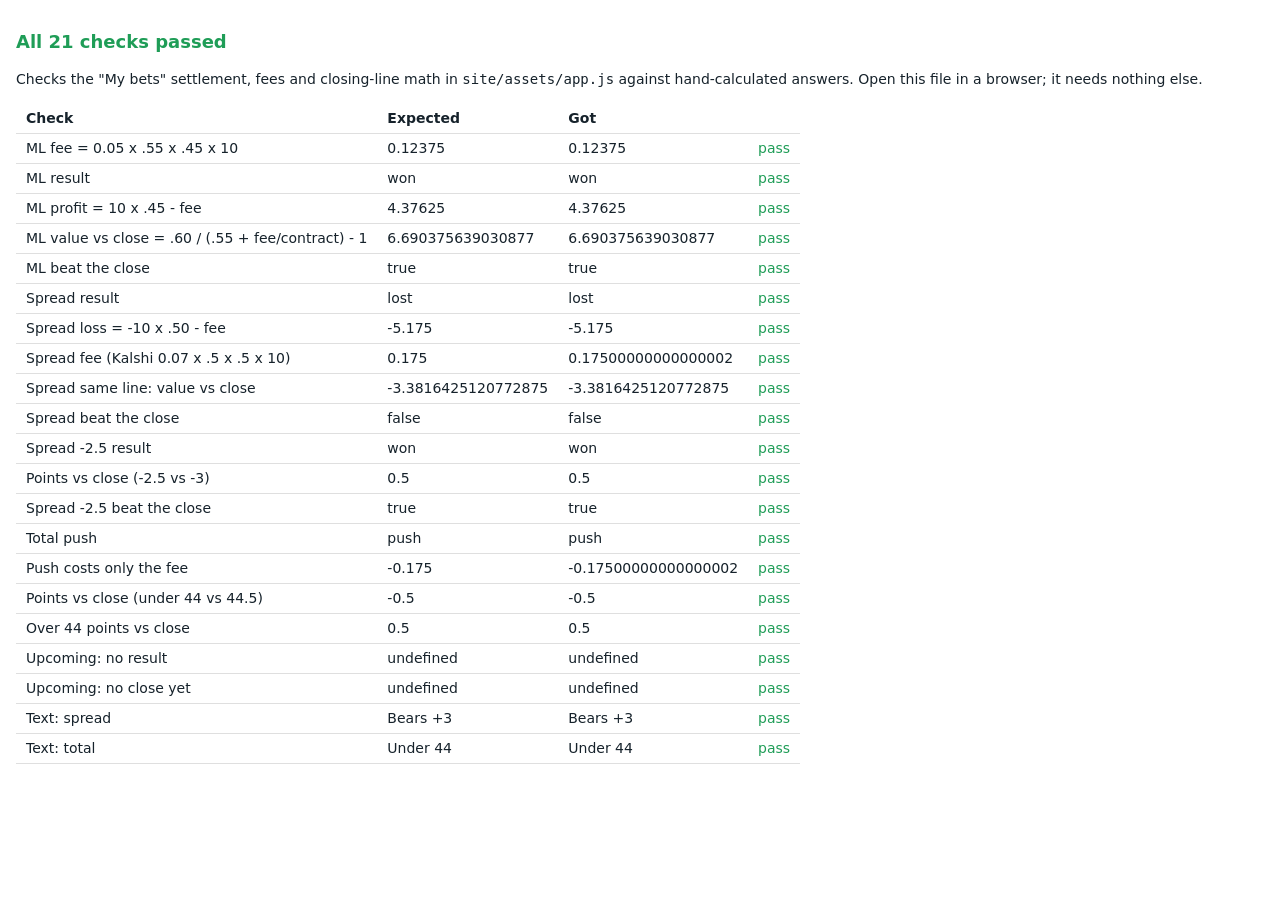
<file: tests/tracker_test.html>
<!doctype html>
<html lang="en">
<head>
<meta charset="utf-8">
<meta name="viewport" content="width=device-width, initial-scale=1">
<title>Bet tracker tests</title>
<style>
  body{font:14px/1.5 system-ui,sans-serif;margin:0;padding:16px;background:#fff;color:#16222b}
  @media (prefers-color-scheme:dark){body{background:#0d141a;color:#e7eef3}}
  h1{font-size:18px} .pass{color:#1f9d57} .fail{color:#cf3b3b;font-weight:600}
  td,th{padding:4px 10px;text-align:left;border-bottom:1px solid #8884} table{border-collapse:collapse}
</style>
</head>
<body>
<h1 id="sum">Running…</h1>
<p>Checks the "My bets" settlement, fees and closing-line math in <code>site/assets/app.js</code>
  against hand-calculated answers. Open this file in a browser; it needs nothing else.</p>
<table id="out"><tr><th>Check</th><th>Expected</th><th>Got</th><th></th></tr></table>
<script>
/* Fixture: one final game (home won 24-20; closed home -3, total 44.5, home 60% to win), one upcoming. */
window.EDGE = {
  updatedLabel: "test", hfa: 55, blendW: 0.22, windMph: 10, currentWeek: 5, gapEv: 2,
  fees: {kalshi: 0.07, polymarket: 0.05},
  teams: [{team: "GB", name: "Packers"}, {team: "CHI", name: "Bears"}],
  games: [
    {id: "final", wk: 4, status: "final", date: "2026-10-04", away: "CHI", home: "GB",
     awayName: "Bears", homeName: "Packers", as: 20, hs: 24,
     closeFair: {home: 0.60, spreadLine: 3, spreadHome: 0.5, total: 44.5, over: 0.5}},
    {id: "later", wk: 5, status: "upcoming", date: "2026-10-11", away: "CHI", home: "GB",
     awayName: "Bears", homeName: "Packers", as: null, hs: null,
     closeFair: {home: 0.55, spreadLine: 1.5, total: 44}}
  ]
};
</script>
<script src="../site/assets/app.js"></script>
<script>
const T = window.EDGE_TEST, rows = [];
let fails = 0;
function check(name, want, got, tol) {
  const ok = typeof want === "number" ? got != null && Math.abs(got - want) <= (tol ?? 1e-6) : want === got;
  if (!ok) fails++;
  rows.push(`<tr><td>${name}</td><td>${want}</td><td>${got}</td><td class="${ok ? "pass" : "fail"}">${ok ? "pass" : "FAIL"}</td></tr>`);
}
const bet = (o) => Object.assign({gid: "final", venue: "kalshi", n: 10, point: null}, o);

// 1. Moneyline, Packers at 55c x10 on Polymarket: wins
let m = T.betMath(bet({mk: "ml", side: "home", cents: 55, venue: "polymarket"}));
check("ML fee = 0.05 x .55 x .45 x 10", 0.12375, m.fee);
check("ML result", "won", m.result);
check("ML profit = 10 x .45 - fee", 4.37625, m.pl);
check("ML value vs close = .60 / (.55 + fee/contract) - 1", (0.60 / (0.55 + 0.012375) - 1) * 100, m.clvEv, 1e-9);
check("ML beat the close", true, m.beat);

// 2. Bears +3 at 50c (Kalshi): Packers won by 4, so Bears +3 loses; same line as the close
m = T.betMath(bet({mk: "spread", side: "away", point: 3, cents: 50}));
check("Spread result", "lost", m.result);
check("Spread loss = -10 x .50 - fee", -5.175, m.pl);
check("Spread fee (Kalshi 0.07 x .5 x .5 x 10)", 0.175, m.fee);
check("Spread same line: value vs close", (0.5 / (0.5 + 0.0175) - 1) * 100, m.clvEv, 1e-9);
check("Spread beat the close", false, m.beat);

// 3. Packers -2.5 at 48c: wins by 4; got half a point better than the closing -3
m = T.betMath(bet({mk: "spread", side: "home", point: -2.5, cents: 48}));
check("Spread -2.5 result", "won", m.result);
check("Points vs close (-2.5 vs -3)", 0.5, m.clvPts);
check("Spread -2.5 beat the close", true, m.beat);

// 4. Under 44 with 44 points scored: push, lose only the fee; half a point worse than 44.5
m = T.betMath(bet({mk: "total", side: "under", point: 44, cents: 50}));
check("Total push", "push", m.result);
check("Push costs only the fee", -0.175, m.pl);
check("Points vs close (under 44 vs 44.5)", -0.5, m.clvPts);

// 5. Over 44 at 50c: 44 scored, push too; got half a point better than over 44.5
m = T.betMath(bet({mk: "total", side: "over", point: 44, cents: 50}));
check("Over 44 points vs close", 0.5, m.clvPts);

// 6. Game not kicked off: no result, no closing-line verdict yet
m = T.betMath(bet({gid: "later", mk: "ml", side: "away", cents: 45}));
check("Upcoming: no result", undefined, m.result);
check("Upcoming: no close yet", undefined, m.beat);

// 7. Bet text
check("Text: spread", "Bears +3", T.betText({mk: "spread", side: "away", point: 3}, window.EDGE.games[0]));
check("Text: total", "Under 44", T.betText({mk: "total", side: "under", point: 44}, null));

// (Pick ranking, grading and the pick log are tested in Python: tests/test_picks.py)

document.getElementById("out").insertAdjacentHTML("beforeend", rows.join(""));
const sum = document.getElementById("sum");
sum.textContent = fails ? `${fails} of ${rows.length} checks FAILED` : `All ${rows.length} checks passed`;
sum.className = fails ? "fail" : "pass";
document.title = fails ? "FAIL · Bet tracker tests" : "PASS · Bet tracker tests";
</script>
</body>
</html>
</file>
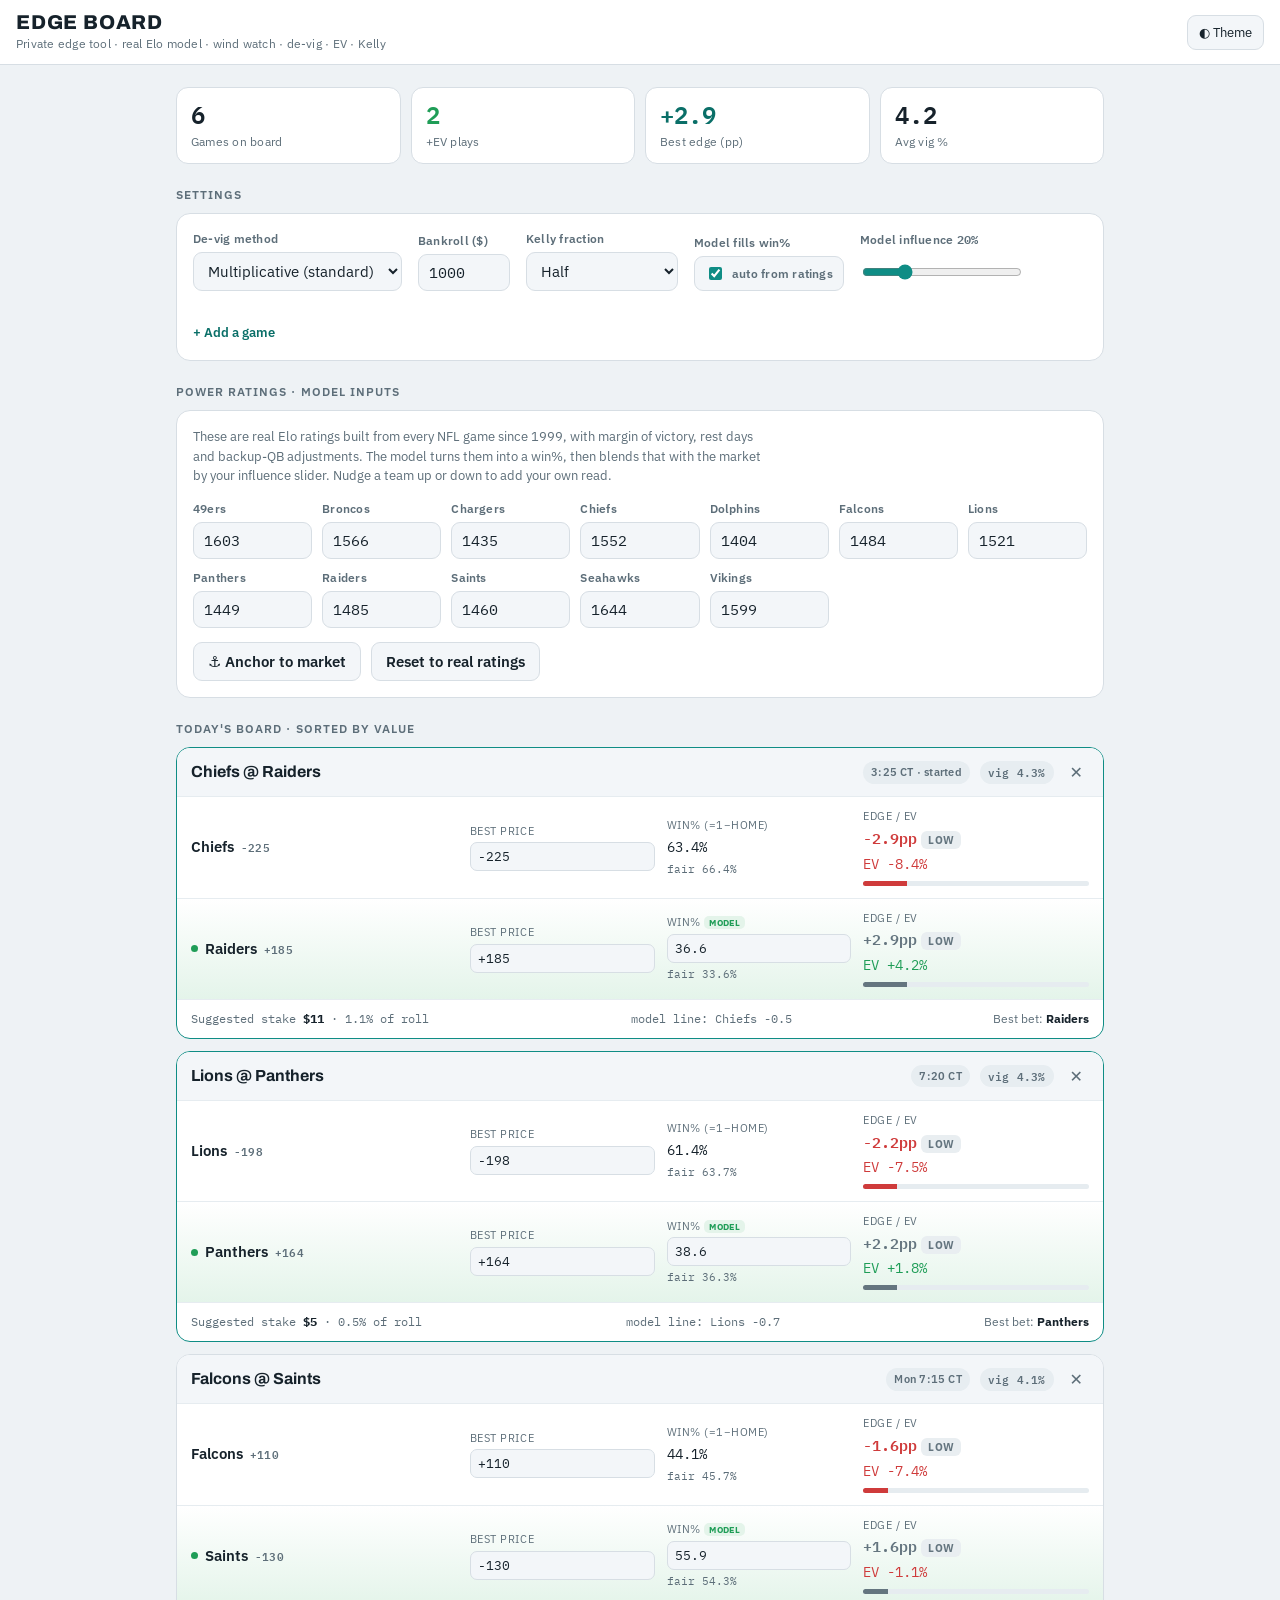
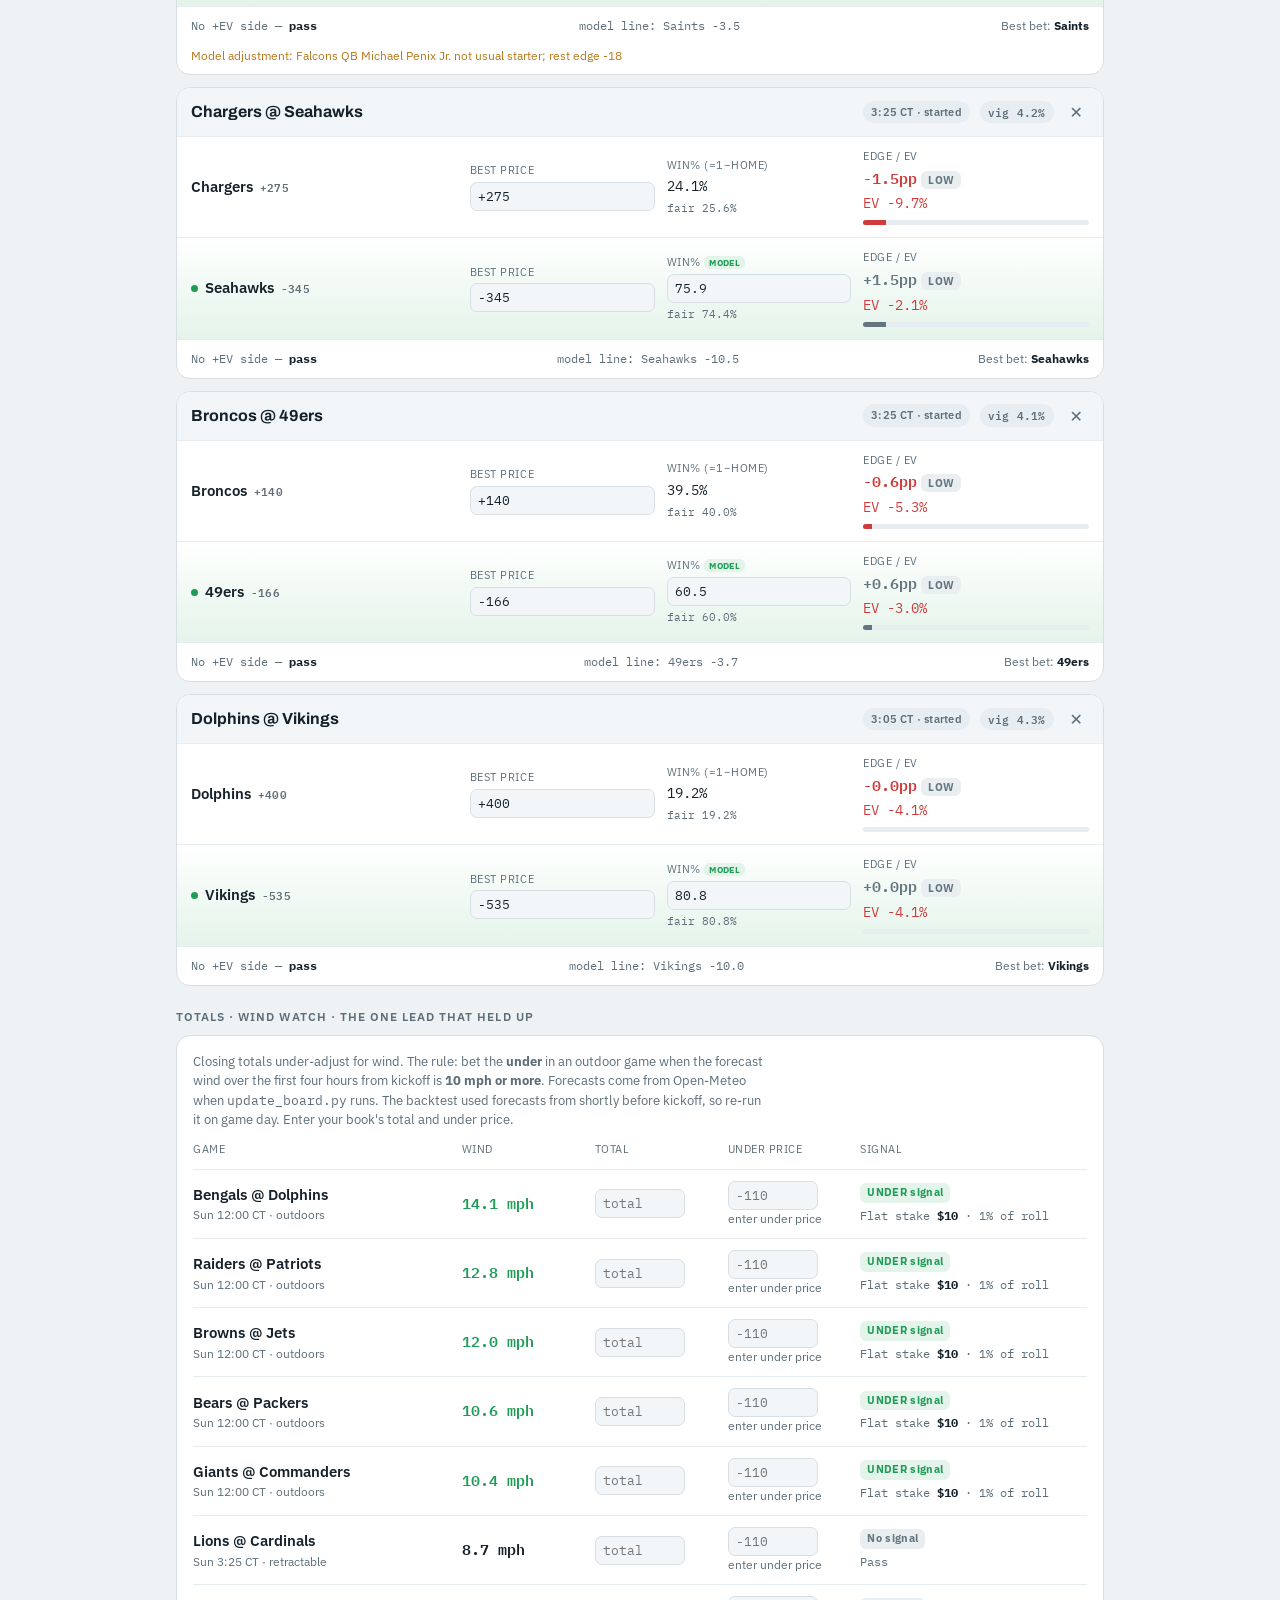
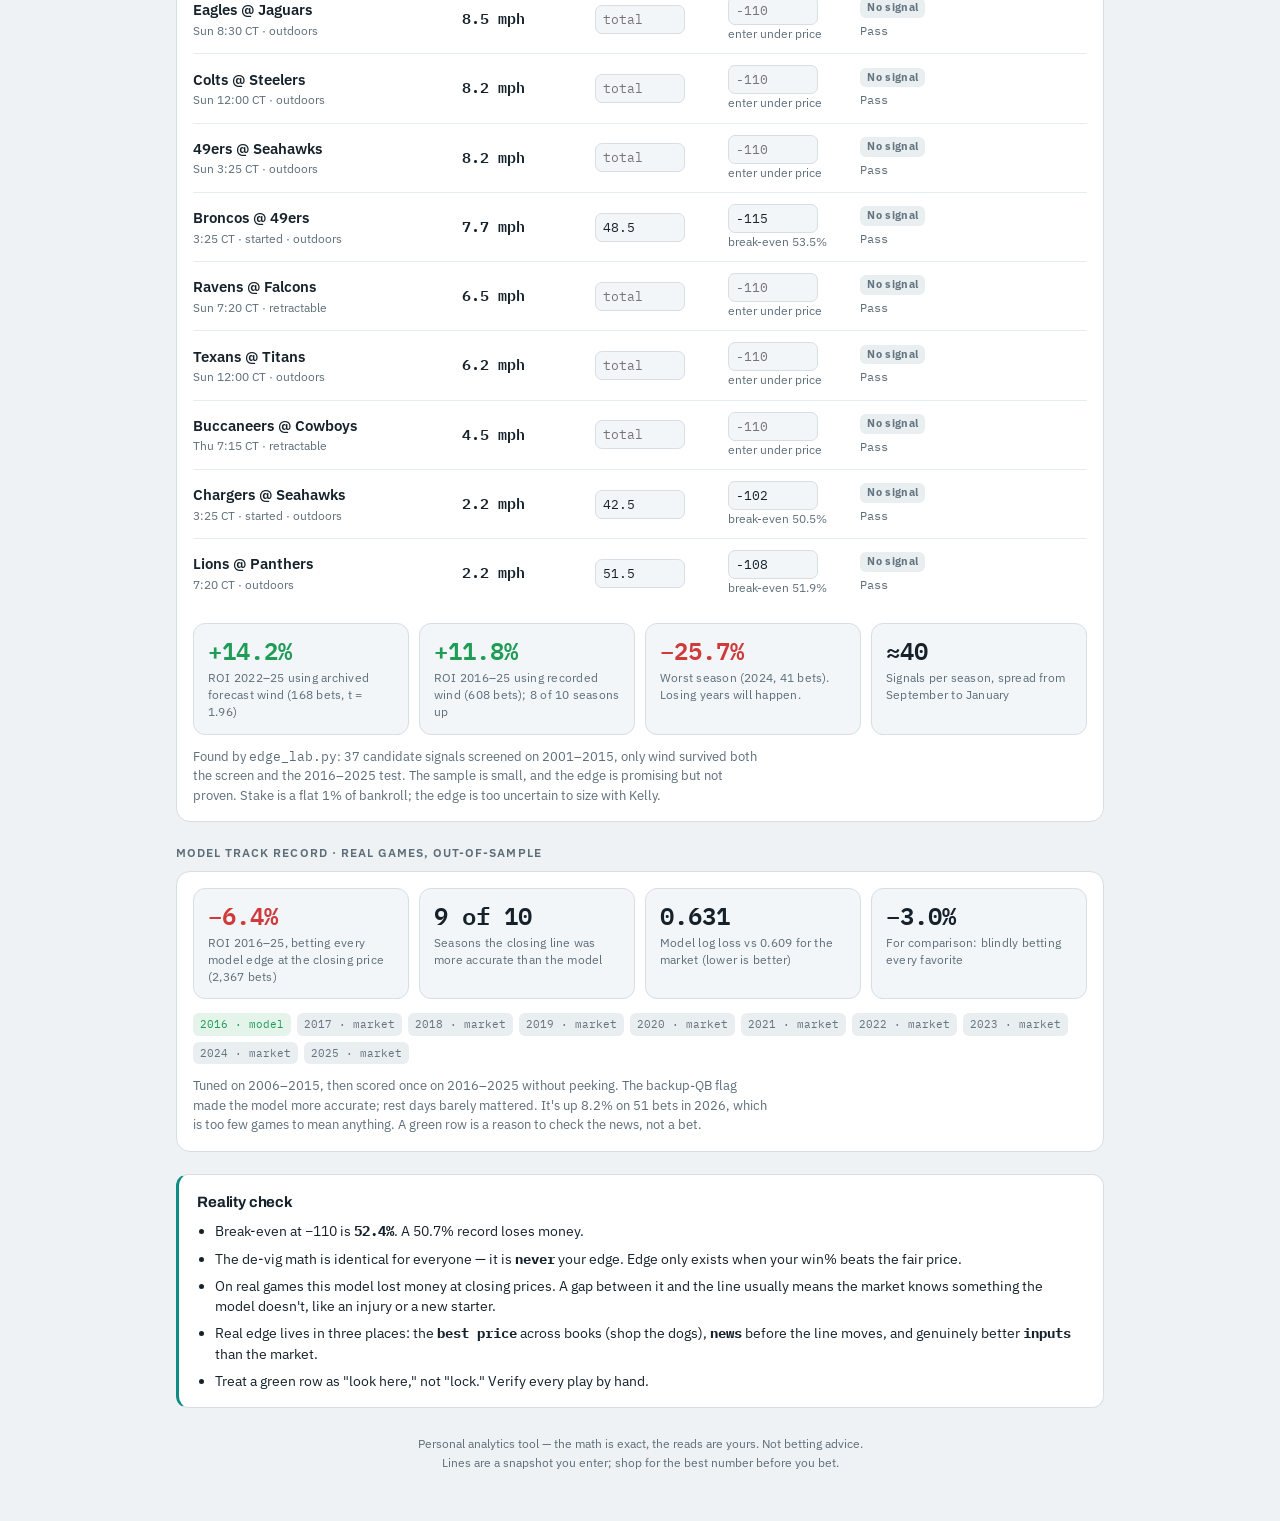
<file: web/edge-board.html>
<!doctype html>
<html lang="en">
<head>
<meta charset="utf-8">
<meta name="viewport" content="width=device-width, initial-scale=1, viewport-fit=cover">
<title>Edge Board</title>
<link rel="stylesheet" href="https://fonts.googleapis.com/css2?family=Archivo:wght@700;800&family=IBM+Plex+Mono:wght@400;600&family=IBM+Plex+Sans:wght@400;600&display=swap">
<style>
  /* Layout: sticky app bar; KPI tile row; controls; add-game; game cards; reality aside.
     Identity: a cool "market terminal" — condensed display, plex sans body, mono figures. */
  :root{
    --bg:#eef2f5; --surface:#ffffff; --surface-2:#f3f6f9; --raise:#e7edf1;
    --fg:#16222b; --muted:#5d6e79; --line:#d7dee4; --line-2:#e6ecf0;
    --accent:#0f8d85; --accent-strong:#0a6f68;
    --good:#1f9d57; --good-bg:#e4f4ea;
    --warn:#b5781a; --warn-bg:#f6ecd9;
    --bad:#cf3b3b; --bad-bg:#f8e3e3;
    --low:#64757f; --low-bg:#e9eef1;
    --font-display:"Archivo",system-ui,sans-serif;
    --font-body:"IBM Plex Sans",system-ui,sans-serif;
    --font-mono:"IBM Plex Mono",ui-monospace,monospace;
    color-scheme:light;
  }
  @media (prefers-color-scheme:dark){ :root:not([data-theme="light"]){
    --bg:#0d141a; --surface:#141e26; --surface-2:#1a2730; --raise:#223139;
    --fg:#e7eef3; --muted:#93a4af; --line:#26343f; --line-2:#1f2c35;
    --accent:#2fb3aa; --accent-strong:#54c7bf;
    --good:#35c074; --good-bg:#12271b;
    --warn:#e0a033; --warn-bg:#2a2110;
    --bad:#ef6a6a; --bad-bg:#2c1414;
    --low:#8698a3; --low-bg:#1c2831;
    color-scheme:dark;
  }}
  :root[data-theme="dark"]{
    --bg:#0d141a; --surface:#141e26; --surface-2:#1a2730; --raise:#223139;
    --fg:#e7eef3; --muted:#93a4af; --line:#26343f; --line-2:#1f2c35;
    --accent:#2fb3aa; --accent-strong:#54c7bf;
    --good:#35c074; --good-bg:#12271b;
    --warn:#e0a033; --warn-bg:#2a2110;
    --bad:#ef6a6a; --bad-bg:#2c1414;
    --low:#8698a3; --low-bg:#1c2831;
    color-scheme:dark;
  }

  *{box-sizing:border-box}
  body{background:var(--bg);color:var(--fg);font-family:var(--font-body);
    font-size:15px;line-height:1.5;margin:0}
  .wrap{max-width:960px;margin:0 auto;padding-inline:16px;padding-block:0 48px}
  h1,h2,h3{font-family:var(--font-display);margin:0;letter-spacing:-.01em}
  .mono{font-family:var(--font-mono);font-variant-numeric:tabular-nums}
  button,input,select{font-family:inherit;font-size:inherit;color:inherit}
  a{color:var(--accent-strong)}

  /* App bar */
  .appbar{position:sticky;top:env(safe-area-inset-top,0px);z-index:20;
    background:var(--surface);border-bottom:1px solid var(--line);
    display:flex;align-items:center;gap:12px;padding:12px 16px;flex-wrap:wrap}
  .appbar .brand{display:flex;flex-direction:column}
  .appbar h1{font-size:20px;font-weight:800;text-transform:uppercase;
    letter-spacing:.04em;line-height:1}
  .appbar .tag{font-size:11.5px;color:var(--muted);letter-spacing:.02em;margin-top:3px}
  .appbar .spring{flex:1 1 40px}
  .iconbtn{background:var(--surface-2);border:1px solid var(--line);border-radius:9px;
    padding:8px 11px;cursor:pointer;font-size:13px;display:inline-flex;gap:6px;align-items:center}
  .iconbtn:hover{border-color:var(--accent)}

  section{margin-top:22px}
  .eyebrow{font-size:11.5px;text-transform:uppercase;letter-spacing:.09em;
    color:var(--muted);font-weight:600;margin-bottom:10px}

  /* KPI tiles */
  .kpis{display:grid;grid-template-columns:repeat(4,1fr);gap:10px}
  .kpi{background:var(--surface);border:1px solid var(--line);border-radius:12px;padding:13px 14px}
  .kpi .v{font-family:var(--font-mono);font-variant-numeric:tabular-nums;
    font-size:24px;font-weight:600;line-height:1.1}
  .kpi .l{font-size:11.5px;color:var(--muted);margin-top:5px;letter-spacing:.02em}
  .kpi .v.good{color:var(--good)} .kpi .v.accent{color:var(--accent-strong)}

  /* panels */
  .panel{background:var(--surface);border:1px solid var(--line);border-radius:14px;padding:16px}
  .controls{display:flex;gap:16px;flex-wrap:wrap;align-items:flex-end}
  .field{display:flex;flex-direction:column;gap:5px;min-width:0}
  .field label{font-size:11.5px;color:var(--muted);letter-spacing:.02em;font-weight:600}
  .field input,.field select{background:var(--surface-2);border:1px solid var(--line);
    border-radius:9px;padding:8px 10px;min-width:0}
  .field input:focus,.field select:focus{outline:2px solid var(--accent);outline-offset:0;border-color:transparent}
  .field.sm input{width:92px}

  details.add{margin-top:14px}
  details.add>summary{cursor:pointer;font-size:13px;color:var(--accent-strong);
    font-weight:600;list-style:none;display:inline-flex;align-items:center;gap:6px}
  details.add>summary::-webkit-details-marker{display:none}
  .addgrid{display:grid;grid-template-columns:repeat(6,1fr);gap:10px;margin-top:12px;align-items:end}
  .btn{background:var(--accent);color:#fff;border:none;border-radius:9px;padding:9px 14px;
    font-weight:600;cursor:pointer;white-space:nowrap}
  .btn:hover{background:var(--accent-strong)}
  .btn.ghost{background:transparent;color:var(--bad);border:1px solid var(--line)}
  .btn.ghost:hover{border-color:var(--bad)}
  .btn.sec{background:var(--surface-2);color:var(--fg);border:1px solid var(--line)}
  .btn.sec:hover{border-color:var(--accent)}

  /* model controls + power ratings */
  .switch{display:inline-flex;align-items:center;gap:7px;font-size:13px;
    background:var(--surface-2);border:1px solid var(--line);border-radius:9px;padding:7px 10px}
  .switch input{accent-color:var(--accent)}
  input[type=range]{accent-color:var(--accent);width:160px;max-width:100%}
  .src{font-size:9px;font-weight:700;padding:1px 5px;border-radius:5px;
    letter-spacing:.04em;text-transform:uppercase}
  .src.model{background:var(--good-bg);color:var(--good)}
  .src.manual{background:var(--warn-bg);color:var(--warn)}
  .src.fair{background:var(--low-bg);color:var(--low)}
  .revert{background:none;border:none;color:var(--accent-strong);cursor:pointer;
    font-size:11px;padding:2px 0 0;text-align:left}
  .revert:hover{text-decoration:underline}
  .ratingsgrid{display:grid;grid-template-columns:repeat(auto-fill,minmax(108px,1fr));
    gap:10px;margin-top:14px}
  .ratingsgrid .field input{width:100%}
  .rowbtns{display:flex;gap:10px;margin-top:14px;flex-wrap:wrap}
  .foot .mline{font-family:var(--font-mono);color:var(--muted)}
  .foot .gnote{flex-basis:100%;color:var(--warn);font-size:11.5px}

  /* track record */
  .track{display:grid;grid-template-columns:repeat(4,1fr);gap:10px}
  .track .kpi{background:var(--surface-2)}
  .track .kpi .v.bad{color:var(--bad)}
  .seasons{display:flex;gap:6px;flex-wrap:wrap;margin-top:14px}
  .seasons span{font-family:var(--font-mono);font-size:11px;padding:3px 7px;border-radius:6px}
  .seasons .m{background:var(--low-bg);color:var(--low)}
  .seasons .w{background:var(--good-bg);color:var(--good)}
  .tnote{font-size:13px;color:var(--muted);margin:12px 0 0;max-width:72ch}

  /* game cards */
  .board{display:flex;flex-direction:column;gap:12px}
  .game{background:var(--surface);border:1px solid var(--line);border-radius:14px;overflow:hidden}
  .game.best{border-color:var(--accent)}
  .ghead{display:flex;align-items:center;gap:10px;padding:12px 14px;
    background:var(--surface-2);border-bottom:1px solid var(--line-2);flex-wrap:wrap}
  .ghead .match{font-family:var(--font-display);font-weight:700;font-size:16px}
  .ghead .spring{flex:1 1 20px}
  .chip{font-size:11px;font-weight:600;padding:3px 8px;border-radius:999px;
    letter-spacing:.02em;white-space:nowrap}
  .chip.when{background:var(--raise);color:var(--muted)}
  .chip.vig{background:var(--raise);color:var(--muted);font-family:var(--font-mono)}
  .rm{background:none;border:none;color:var(--muted);cursor:pointer;font-size:16px;padding:2px 6px;line-height:1}
  .rm:hover{color:var(--bad)}

  .side{display:grid;grid-template-columns:1.3fr .9fr .9fr 1.1fr;gap:10px 12px;
    padding:12px 14px;align-items:center}
  .side+.side{border-top:1px solid var(--line-2)}
  .side.win{background:linear-gradient(0deg,var(--good-bg),transparent)}
  .side .team{font-weight:600;display:flex;align-items:center;gap:7px;min-width:0}
  .side .team .win-dot{width:7px;height:7px;border-radius:50%;background:var(--good);flex:none}
  .cell{display:flex;flex-direction:column;gap:3px;min-width:0}
  .cell .k{font-size:10.5px;color:var(--muted);text-transform:uppercase;letter-spacing:.05em}
  .cell .val{font-family:var(--font-mono);font-variant-numeric:tabular-nums;font-size:14px}
  .cell input{width:100%;background:var(--surface-2);border:1px solid var(--line);
    border-radius:7px;padding:5px 7px;font-family:var(--font-mono);
    font-variant-numeric:tabular-nums;font-size:13px}
  .cell input:focus{outline:2px solid var(--accent);border-color:transparent}
  .edge{font-family:var(--font-mono);font-weight:600}
  .tier{font-size:10.5px;font-weight:700;padding:2px 7px;border-radius:6px;letter-spacing:.03em;align-self:flex-start}
  .tier.HIGH{background:var(--good-bg);color:var(--good)}
  .tier.MEDIUM{background:var(--warn-bg);color:var(--warn)}
  .tier.LOW{background:var(--low-bg);color:var(--low)}
  .ev.pos{color:var(--good)} .ev.neg{color:var(--bad)}
  .meter{height:5px;border-radius:3px;background:var(--line-2);overflow:hidden;margin-top:3px}
  .meter>span{display:block;height:100%}
  .foot{display:flex;gap:12px;flex-wrap:wrap;justify-content:space-between;
    padding:10px 14px;border-top:1px solid var(--line-2);font-size:12px;color:var(--muted)}
  .foot .stake{font-family:var(--font-mono)}
  .foot .stake b{color:var(--fg)}

  /* reality */
  .reality{background:var(--surface);border:1px solid var(--line);border-left:3px solid var(--accent);
    border-radius:12px;padding:16px 18px}
  .reality h3{font-size:15px;margin-bottom:8px}
  .reality ul{margin:0;padding-left:18px;display:flex;flex-direction:column;gap:7px}
  .reality li{font-size:13.5px;color:var(--fg)}
  .reality b{font-family:var(--font-mono)}

  /* wind watch */
  .wrow{display:grid;grid-template-columns:1.7fr .8fr .8fr .8fr 1.5fr;gap:10px 12px;
    align-items:center;padding:11px 0;border-top:1px solid var(--line-2)}
  .wrow.head{border-top:none;padding-top:0}
  .wrow.head .k{font-size:10.5px;color:var(--muted);text-transform:uppercase;letter-spacing:.05em}
  .wrow .match{font-weight:600}
  .wrow .sub{font-size:11.5px;color:var(--muted)}
  .wrow input{width:100%;max-width:90px;background:var(--surface-2);border:1px solid var(--line);
    border-radius:7px;padding:5px 7px;font-family:var(--font-mono);font-variant-numeric:tabular-nums;font-size:13px}
  .wrow input:focus{outline:2px solid var(--accent);border-color:transparent}
  .wind{font-family:var(--font-mono);font-variant-numeric:tabular-nums;font-weight:600}
  .wind.hi{color:var(--good)}
  .sig{font-size:10.5px;font-weight:700;padding:2px 7px;border-radius:6px;letter-spacing:.03em;
    align-self:flex-start;white-space:nowrap}
  .sig.under{background:var(--good-bg);color:var(--good)}
  .sig.roof{background:var(--warn-bg);color:var(--warn)}
  .sig.none,.sig.unknown{background:var(--low-bg);color:var(--low)}
  .wrow .stake{font-family:var(--font-mono);font-size:12px;color:var(--muted)}
  .wrow .stake b{color:var(--fg)}

  footer{margin-top:26px;font-size:12px;color:var(--muted);text-align:center;line-height:1.6}

  @media (max-width:720px){
    .kpis{grid-template-columns:repeat(2,1fr)}
    .track{grid-template-columns:repeat(2,1fr)}
    .addgrid{grid-template-columns:repeat(2,1fr)}
    .side{grid-template-columns:1fr 1fr;gap:12px}
    .side .team{grid-column:1 / -1}
    .wrow{grid-template-columns:1fr 1fr}
    .wrow .wmatch{grid-column:1 / -1}
    .wrow.head{display:none}
  }
  @media (prefers-reduced-motion:reduce){*{transition:none!important}}
</style>
</head>
<body>
<header class="appbar">
  <div class="brand">
    <h1>Edge&nbsp;Board</h1>
    <span class="tag">Private edge tool · real Elo model · wind watch · de-vig · EV · Kelly</span>
  </div>
  <span class="spring"></span>
  <button class="iconbtn" id="themeBtn" type="button">◐ Theme</button>
</header>

<div class="wrap">

  <section class="kpis" id="kpis" aria-label="Summary"></section>

  <section>
    <div class="eyebrow">Settings</div>
    <div class="panel controls">
      <div class="field">
        <label for="method">De-vig method</label>
        <select id="method">
          <option value="multiplicative">Multiplicative (standard)</option>
          <option value="power">Power (shades favorites)</option>
        </select>
      </div>
      <div class="field sm">
        <label for="bankroll">Bankroll ($)</label>
        <input id="bankroll" class="mono" type="number" min="0" step="10" value="1000">
      </div>
      <div class="field">
        <label for="kfrac">Kelly fraction</label>
        <select id="kfrac">
          <option value="0.25">Quarter (safe)</option>
          <option value="0.5" selected>Half</option>
          <option value="1">Full (aggressive)</option>
        </select>
      </div>
      <div class="field">
        <label for="useModel">Model fills win%</label>
        <label class="switch"><input type="checkbox" id="useModel"> auto from ratings</label>
      </div>
      <div class="field">
        <label for="mweight">Model influence <span id="mwlab" class="mono"></span></label>
        <input type="range" id="mweight" min="0" max="100" step="5">
      </div>
      <details class="add">
        <summary>+ Add a game</summary>
        <div class="addgrid">
          <div class="field"><label>Away team</label><input id="a_away" placeholder="Away"></div>
          <div class="field"><label>Away ML</label><input id="a_awayodds" class="mono" placeholder="-150"></div>
          <div class="field"><label>Home team</label><input id="a_home" placeholder="Home"></div>
          <div class="field"><label>Home ML</label><input id="a_homeodds" class="mono" placeholder="+130"></div>
          <div class="field"><label>Kickoff</label><input id="a_when" placeholder="3:25 CT"></div>
          <div class="field"><label>Your home win %</label><input id="a_model" class="mono" placeholder="fair"></div>
        </div>
        <div style="margin-top:12px"><button class="btn" id="addBtn" type="button">Add to board</button></div>
      </details>
    </div>
  </section>

  <section>
    <div class="eyebrow">Power ratings · model inputs</div>
    <div class="panel">
      <p style="margin:0;font-size:13px;color:var(--muted);max-width:72ch">
        These are real Elo ratings built from every NFL game since 1999, with margin of
        victory, rest days and backup-QB adjustments. The model turns them into a win%,
        then blends that with the market by your influence slider. Nudge a team up or
        down to add your own read.</p>
      <div class="ratingsgrid" id="ratings"></div>
      <div class="rowbtns">
        <button class="btn sec" id="anchorBtn" type="button">⚓ Anchor to market</button>
        <button class="btn sec" id="resetRatingsBtn" type="button">Reset to real ratings</button>
      </div>
    </div>
  </section>

  <section>
    <div class="eyebrow">Today's board · sorted by value</div>
    <div class="board" id="board"></div>
  </section>

  <section>
    <div class="eyebrow">Totals · wind watch · the one lead that held up</div>
    <div class="panel">
      <p class="tnote" style="margin-top:0">Closing totals under-adjust for wind. The rule: bet the
        <b>under</b> in an outdoor game when the forecast wind over the first four hours from kickoff is
        <b>10 mph or more</b>. Forecasts come from Open-Meteo when <span class="mono">update_board.py</span>
        runs. The backtest used forecasts from shortly before kickoff, so re-run it on game day.
        Enter your book's total and under price.</p>
      <div id="wind" style="margin-top:12px"></div>
      <div class="track" style="margin-top:16px">
        <div class="kpi"><div class="v" style="color:var(--good)">+14.2%</div><div class="l">ROI 2022–25 using archived forecast wind (168 bets, t = 1.96)</div></div>
        <div class="kpi"><div class="v" style="color:var(--good)">+11.8%</div><div class="l">ROI 2016–25 using recorded wind (608 bets); 8 of 10 seasons up</div></div>
        <div class="kpi"><div class="v bad">−25.7%</div><div class="l">Worst season (2024, 41 bets). Losing years will happen.</div></div>
        <div class="kpi"><div class="v">≈40</div><div class="l">Signals per season, spread from September to January</div></div>
      </div>
      <p class="tnote">Found by <span class="mono">edge_lab.py</span>: 37 candidate signals screened on 2001–2015,
        only wind survived both the screen and the 2016–2025 test. The sample is small, and the edge is
        promising but not proven. Stake is a flat 1% of bankroll; the edge is too uncertain to size with Kelly.</p>
    </div>
  </section>

  <section>
    <div class="eyebrow">Model track record · real games, out-of-sample</div>
    <div class="panel">
      <div class="track">
        <div class="kpi"><div class="v bad">−6.4%</div><div class="l">ROI 2016–25, betting every model edge at the closing price (2,367 bets)</div></div>
        <div class="kpi"><div class="v">9 of 10</div><div class="l">Seasons the closing line was more accurate than the model</div></div>
        <div class="kpi"><div class="v">0.631</div><div class="l">Model log loss vs 0.609 for the market (lower is better)</div></div>
        <div class="kpi"><div class="v">−3.0%</div><div class="l">For comparison: blindly betting every favorite</div></div>
      </div>
      <div class="seasons" aria-label="More accurate side, by season">
        <span class="w">2016 · model</span><span class="m">2017 · market</span><span class="m">2018 · market</span>
        <span class="m">2019 · market</span><span class="m">2020 · market</span><span class="m">2021 · market</span>
        <span class="m">2022 · market</span><span class="m">2023 · market</span><span class="m">2024 · market</span>
        <span class="m">2025 · market</span>
      </div>
      <p class="tnote">Tuned on 2006–2015, then scored once on 2016–2025 without peeking.
        The backup-QB flag made the model more accurate; rest days barely mattered.
        It's up 8.2% on 51 bets in 2026, which is too few games to mean anything.
        A green row is a reason to check the news, not a bet.</p>
    </div>
  </section>

  <section>
    <div class="reality">
      <h3>Reality check</h3>
      <ul>
        <li>Break-even at −110 is <b>52.4%</b>. A 50.7% record loses money.</li>
        <li>The de-vig math is identical for everyone — it is <b>never</b> your edge. Edge only exists when your win% beats the fair price.</li>
        <li>On real games this model lost money at closing prices. A gap between it and the line usually means the market knows something the model doesn't, like an injury or a new starter.</li>
        <li>Real edge lives in three places: the <b>best price</b> across books (shop the dogs), <b>news</b> before the line moves, and genuinely better <b>inputs</b> than the market.</li>
        <li>Treat a green row as "look here," not "lock." Verify every play by hand.</li>
      </ul>
    </div>
  </section>

  <footer>
    Personal analytics tool — the math is exact, the reads are yours. Not betting advice.<br>
    Lines are a snapshot you enter; shop for the best number before you bet.
  </footer>
</div>

<script>
/* ---------- odds / edge math (ported from the verified Python module) ---------- */
function amToDec(a){a=Number(a); if(!isFinite(a)||a===0) return NaN; return a>0 ? 1+a/100 : 1+100/Math.abs(a);}
function impAm(a){const d=amToDec(a); return isFinite(d)?1/d:NaN;}
function removeVig(raw, method){
  const tot=raw.reduce((s,x)=>s+x,0);
  if(method==='power'){
    let lo=0,hi=10,k=1;
    for(let i=0;i<200;i++){k=(lo+hi)/2; (raw.reduce((s,x)=>s+Math.pow(x,k),0)>1)?lo=k:hi=k;}
    return raw.map(x=>Math.pow(x,(lo+hi)/2));
  }
  return raw.map(x=>x/tot); // multiplicative
}
function classify(pp){const a=Math.abs(pp); return a>=10?'HIGH':a>=5?'MEDIUM':'LOW';}
function side(model, fair, dec){
  const edge=(model-fair)*100, ev=(model*dec-1)*100, b=dec-1;
  let k=b>0?(model*b-(1-model))/b:0; k=Math.max(0,k);
  return {model,fair,dec,edge,ev,kelly:k,tier:classify(edge)};
}

/* ---------- the model (Elo power ratings + market blend) ---------- */
function rating(t){ return (state.ratings && isFinite(state.ratings[t])) ? state.ratings[t] : 1500; }
/* g.adj = extra Elo for the home side from rest days and backup-QB flags
   (computed by rift_real.py from the game data) */
function eloDiff(g,S){ return rating(g.home)+S.homeAdv+(Number(g.adj)||0)-rating(g.away); }
function eloProbHome(g,S){ return 1/(1+Math.pow(10,-eloDiff(g,S)/400)); }
function eloSpreadHome(g,S){ return -eloDiff(g,S)/25; }   // negative = home favored, in points
function blend(m,k,w){ w=Math.max(0,Math.min(1,w)); return w*m+(1-w)*k; }
function clampP(p){ return Math.min(0.999,Math.max(0.001,p)); }

/* effective home win% + where it came from: model / manual / fair */
function effModelHome(g, fairH, S){
  if(S.useModel && !g.manual){
    return {p:clampP(blend(eloProbHome(g,S), fairH, S.modelWeight)), src:'model'};
  }
  const v=Number(g.modelHome);
  if(!isFinite(v)) return {p:fairH, src:'fair'};
  return {p:clampP(v/100), src:'manual'};
}

function compute(g, S){
  const rawA=impAm(g.awayOdds), rawH=impAm(g.homeOdds);
  const [fairA,fairH]=removeVig([rawA,rawH], S.method);
  const vig=(rawA+rawH-1)*100;
  const em=effModelHome(g, fairH, S);
  const mH=em.p, mA=1-mH;
  const decA=amToDec(g.bestAway??g.awayOdds), decH=amToDec(g.bestHome??g.homeOdds);
  const away=side(mA,fairA,decA), home=side(mH,fairH,decH);
  return {vig, away, home, best: home.ev>=away.ev?'home':'away',
          src:em.src, spread:eloSpreadHome(g,S)};
}

/* ---------- state ---------- */
const LS='edgeboard.v3';
/* Real Elo ratings (every NFL game 1999 to Oct 4 2026) and today's closing lines */
const SEED={"ratings":{"Falcons":1484.4,"Vikings":1599.0,"Bears":1570.4,"Chiefs":1551.8,"Browns":1483.3,"Steelers":1501.2,"Packers":1462.0,"Raiders":1485.0,"Colts":1479.1,"Bills":1594.7,"Jaguars":1596.2,"49ers":1602.8,"Saints":1460.0,"Panthers":1448.8,"Jets":1394.2,"Patriots":1567.1,"Eagles":1494.7,"Cardinals":1403.6,"Seahawks":1643.8,"Lions":1521.1,"Rams":1562.7,"Ravens":1538.5,"Buccaneers":1414.7,"Giants":1490.8,"Titans":1332.9,"Bengals":1510.6,"Commanders":1435.7,"Cowboys":1480.5,"Broncos":1566.2,"Dolphins":1404.1,"Chargers":1435.2,"Texans":1484.9},"homeAdv":55,"blend":0.22,"games":[{"id":1,"away":"Dolphins","home":"Vikings","awayOdds":400,"homeOdds":-535,"when":"3:05 CT \u00b7 started","adj":0.0,"note":"","modelHome":null,"manual":false},{"id":2,"away":"Chiefs","home":"Raiders","awayOdds":-225,"homeOdds":185,"when":"3:25 CT \u00b7 started","adj":0.0,"note":"","modelHome":null,"manual":false},{"id":3,"away":"Chargers","home":"Seahawks","awayOdds":275,"homeOdds":-345,"when":"3:25 CT \u00b7 started","adj":0.0,"note":"","modelHome":null,"manual":false},{"id":4,"away":"Broncos","home":"49ers","awayOdds":140,"homeOdds":-166,"when":"3:25 CT \u00b7 started","adj":0.0,"note":"","modelHome":null,"manual":false},{"id":5,"away":"Lions","home":"Panthers","awayOdds":-198,"homeOdds":164,"when":"7:20 CT","adj":0.0,"note":"","modelHome":null,"manual":false},{"id":6,"away":"Falcons","home":"Saints","awayOdds":110,"homeOdds":-130,"when":"Mon 7:15 CT","adj":57.0,"note":"Falcons QB Michael Penix Jr. not usual starter; rest edge -18","modelHome":null,"manual":false}],"totals":[{"id":1,"away":"Chargers","home":"Seahawks","when":"3:25 CT \u00b7 started","roof":"outdoors","wind":2.2,"signal":"none","total":42.5,"underOdds":-102},{"id":2,"away":"Broncos","home":"49ers","when":"3:25 CT \u00b7 started","roof":"outdoors","wind":7.7,"signal":"none","total":48.5,"underOdds":-115},{"id":3,"away":"Lions","home":"Panthers","when":"7:20 CT","roof":"outdoors","wind":2.2,"signal":"none","total":51.5,"underOdds":-108},{"id":4,"away":"Buccaneers","home":"Cowboys","when":"Thu 7:15 CT","roof":"retractable","wind":4.5,"signal":"none","total":null,"underOdds":null},{"id":5,"away":"Eagles","home":"Jaguars","when":"Sun 8:30 CT","roof":"outdoors","wind":8.5,"signal":"none","total":null,"underOdds":null},{"id":6,"away":"Bears","home":"Packers","when":"Sun 12:00 CT","roof":"outdoors","wind":10.6,"signal":"under","total":null,"underOdds":null},{"id":7,"away":"Bengals","home":"Dolphins","when":"Sun 12:00 CT","roof":"outdoors","wind":14.1,"signal":"under","total":null,"underOdds":null},{"id":8,"away":"Raiders","home":"Patriots","when":"Sun 12:00 CT","roof":"outdoors","wind":12.8,"signal":"under","total":null,"underOdds":null},{"id":9,"away":"Browns","home":"Jets","when":"Sun 12:00 CT","roof":"outdoors","wind":12.0,"signal":"under","total":null,"underOdds":null},{"id":10,"away":"Colts","home":"Steelers","when":"Sun 12:00 CT","roof":"outdoors","wind":8.2,"signal":"none","total":null,"underOdds":null},{"id":11,"away":"Texans","home":"Titans","when":"Sun 12:00 CT","roof":"outdoors","wind":6.2,"signal":"none","total":null,"underOdds":null},{"id":12,"away":"Giants","home":"Commanders","when":"Sun 12:00 CT","roof":"outdoors","wind":10.4,"signal":"under","total":null,"underOdds":null},{"id":13,"away":"Lions","home":"Cardinals","when":"Sun 3:25 CT","roof":"retractable","wind":8.7,"signal":"none","total":null,"underOdds":null},{"id":14,"away":"49ers","home":"Seahawks","when":"Sun 3:25 CT","roof":"outdoors","wind":8.2,"signal":"none","total":null,"underOdds":null},{"id":15,"away":"Ravens","home":"Falcons","when":"Sun 7:20 CT","roof":"retractable","wind":6.5,"signal":"none","total":null,"underOdds":null}],"stamp":"2026-10-04T17:01"};
const BASE_RATINGS=Object.assign({}, SEED.ratings);
const ABBR={ARI:'Cardinals',ATL:'Falcons',BAL:'Ravens',BUF:'Bills',CAR:'Panthers',CHI:'Bears',
  CIN:'Bengals',CLE:'Browns',DAL:'Cowboys',DEN:'Broncos',DET:'Lions',GB:'Packers',HOU:'Texans',
  IND:'Colts',JAX:'Jaguars',KC:'Chiefs',LA:'Rams',LAR:'Rams',LAC:'Chargers',LV:'Raiders',MIA:'Dolphins',
  MIN:'Vikings',NE:'Patriots',NO:'Saints',NYG:'Giants',NYJ:'Jets',PHI:'Eagles',PIT:'Steelers',
  SEA:'Seahawks',SF:'49ers',TB:'Buccaneers',TEN:'Titans',WAS:'Commanders'};
function teamName(s){
  const t=s.trim(); const up=t.toUpperCase();
  if(ABBR[up]) return ABBR[up];
  const hit=Object.keys(BASE_RATINGS).find(n=>n.toLowerCase()===t.toLowerCase()
    || t.toLowerCase().endsWith(' '+n.toLowerCase()));
  return hit||t;
}
const demo={
  method:'multiplicative', bankroll:1000, kfrac:0.5,
  useModel:true, modelWeight:0.20, homeAdv:SEED.homeAdv,
  ratings:Object.assign({}, SEED.ratings), games:SEED.games, totals:SEED.totals||[]
};
let state=load();
function load(){
  try{const s=JSON.parse(localStorage.getItem(LS));
    if(s&&s.games){
      if(s.seedStamp!==SEED.stamp){   // fresh data from update_board.py: new games + ratings, keep your settings
        s.games=JSON.parse(JSON.stringify(SEED.games)); s.ratings=Object.assign({},SEED.ratings);
        s.totals=JSON.parse(JSON.stringify(SEED.totals||[]));
        s.homeAdv=SEED.homeAdv; s.seedStamp=SEED.stamp; }
      if(!s.totals) s.totals=JSON.parse(JSON.stringify(SEED.totals||[]));
      s.ratings=s.ratings||Object.assign({},BASE_RATINGS); if(s.useModel===undefined)s.useModel=true;
      if(s.modelWeight===undefined)s.modelWeight=0.20; if(s.homeAdv===undefined)s.homeAdv=SEED.homeAdv; return s; }
  }catch(e){}
  const d=JSON.parse(JSON.stringify(demo)); d.seedStamp=SEED.stamp; return d;
}
function save(){ try{localStorage.setItem(LS, JSON.stringify(state));}catch(e){} }

/* ---------- render ---------- */
const $=s=>document.querySelector(s);
const fmtPct=x=>x.toFixed(1)+'%';
const fmtAm=o=>{o=Number(o); return (o>0?'+':'')+o;};
const st=()=>({method:state.method, bankroll:Number(state.bankroll)||0, kfrac:Number(state.kfrac),
  useModel:!!state.useModel, modelWeight:Number(state.modelWeight)||0, homeAdv:Number(state.homeAdv)||55});

function tierColor(t){return t==='HIGH'?'var(--good)':t==='MEDIUM'?'var(--warn)':'var(--low)';}
const SRCLABEL={model:'model', manual:'manual', fair:'market'};

function sideRow(g, s, isHome, isWin, src){
  const teamName=isHome?g.home:g.away;
  const boardOdds=isHome?g.homeOdds:g.awayOdds;
  const bestKey=isHome?'bestHome':'bestAway';
  const bestVal=g[bestKey]??boardOdds;
  const mw=Math.min(1,Math.abs(s.edge)/15)*100;
  const mcol=s.edge>=0?tierColor(s.tier):'var(--bad)';
  const winLabel = isHome
    ? `Win% <span class="src ${src}">${SRCLABEL[src]}</span>`
    : `Win% (=1−home)`;
  const winControl = isHome
    ? `<input class="mono" data-id="${g.id}" data-field="modelHome" value="${(s.model*100).toFixed(1)}" inputmode="decimal">
       ${g.manual?`<button class="revert" data-revert="${g.id}" type="button">↺ use model</button>`:''}`
    : `<span class="val">${fmtPct(s.model*100)}</span>`;
  return `<div class="side ${isWin?'win':''}">
    <div class="team">${isWin?'<span class="win-dot"></span>':''}${teamName}
      <span class="chip vig" style="background:transparent;padding:0;color:var(--muted)">${fmtAm(boardOdds)}</span></div>
    <div class="cell"><span class="k">Best price</span>
      <input class="mono" data-id="${g.id}" data-field="${bestKey}" value="${fmtAm(bestVal)}" inputmode="numeric"></div>
    <div class="cell"><span class="k">${winLabel}</span>
      ${winControl}
      <span class="val" style="color:var(--muted);font-size:11px">fair ${fmtPct(s.fair*100)}</span></div>
    <div class="cell"><span class="k">Edge / EV</span>
      <span><span class="edge" style="color:${mcol}">${s.edge>=0?'+':''}${s.edge.toFixed(1)}pp</span>
        <span class="tier ${s.tier}">${s.tier}</span></span>
      <span class="val ev ${s.ev>=0?'pos':'neg'}">EV ${s.ev>=0?'+':''}${s.ev.toFixed(1)}%</span>
      <span class="meter"><span style="width:${mw}%;background:${mcol}"></span></span></div>
  </div>`;
}

function spreadTxt(g, spread){
  // spread is for the home team; negative = home favored
  const t = spread<=0 ? g.home : g.away;
  const n = Math.abs(spread).toFixed(1);
  return `model line: ${t} -${n}`;
}

function gameCard(g){
  const S=st();
  const c=compute(g, S);
  const winHome=c.best==='home';
  const bestSide=winHome?c.home:c.away;
  const stake=S.bankroll*bestSide.kelly*S.kfrac;
  const stakeTxt=bestSide.ev>0
    ? `Suggested stake <b>$${stake.toFixed(0)}</b> · ${(bestSide.kelly*S.kfrac*100).toFixed(1)}% of roll`
    : `No +EV side — <b>pass</b>`;
  return `<div class="game ${bestSide.ev>0?'best':''}">
    <div class="ghead">
      <span class="match">${g.away} @ ${g.home}</span>
      <span class="spring"></span>
      <span class="chip when">${g.when||''}</span>
      <span class="chip vig">vig ${c.vig.toFixed(1)}%</span>
      <button class="rm" data-rm="${g.id}" title="Remove" type="button">✕</button>
    </div>
    ${sideRow(g, c.away, false, !winHome, c.src)}
    ${sideRow(g, c.home, true, winHome, c.src)}
    <div class="foot">
      <span class="stake">${stakeTxt}</span>
      <span class="mline">${spreadTxt(g, c.spread)}</span>
      <span>Best bet: <b style="color:var(--fg)">${winHome?g.home:g.away}</b></span>
      ${g.note?`<span class="gnote">Model adjustment: ${g.note}</span>`:''}
    </div>
  </div>`;
}

function renderKpis(){
  const S=st();
  const rows=state.games.map(g=>{const c=compute(g,S); const best=c.best==='home'?c.home:c.away; return {c,best};});
  const n=rows.length;
  const plus=rows.filter(r=>r.best.ev>0).length;
  const bestEdge=rows.reduce((m,r)=>Math.max(m,r.best.edge),-99);
  const avgVig=n?rows.reduce((s,r)=>s+r.c.vig,0)/n:0;
  $('#kpis').innerHTML=`
    <div class="kpi"><div class="v">${n}</div><div class="l">Games on board</div></div>
    <div class="kpi"><div class="v ${plus?'good':''}">${plus}</div><div class="l">+EV plays</div></div>
    <div class="kpi"><div class="v accent">${n?(bestEdge>=0?'+':'')+bestEdge.toFixed(1):'—'}</div><div class="l">Best edge (pp)</div></div>
    <div class="kpi"><div class="v">${n?avgVig.toFixed(1):'—'}</div><div class="l">Avg vig %</div></div>`;
}

function renderRatings(){
  const teams=[...new Set(state.games.flatMap(g=>[g.away,g.home]))].sort();
  $('#ratings').innerHTML = teams.map(t=>`
    <div class="field"><label>${t}</label>
      <input class="mono rating" data-team="${t}" value="${Math.round(rating(t))}" inputmode="numeric"></div>`).join('')
    || '<span class="tag" style="color:var(--muted)">Add games to rate teams.</span>';
}

function render(){
  renderKpis();
  const S=st();
  const sorted=[...state.games].sort((a,b)=>{
    const ea=compute(a,S), eb=compute(b,S);
    const va=(ea.best==='home'?ea.home:ea.away).ev, vb=(eb.best==='home'?eb.home:eb.away).ev;
    return vb-va;
  });
  $('#board').innerHTML=sorted.map(gameCard).join('')||'<div class="panel">No games. Add one above.</div>';
  renderWind();
}

/* ---------- wind watch (totals) ---------- */
const SIGLABEL={under:'UNDER signal', roof:'Windy · roof may close', none:'No signal', unknown:'No forecast'};
function windRow(t){
  const S=st();
  const dec=amToDec(t.underOdds);
  const be=isFinite(dec)?`break-even ${(100/dec).toFixed(1)}%`:'enter under price';
  const stake=t.signal==='under'
    ? `Flat stake <b>$${(S.bankroll*0.01).toFixed(0)}</b> · 1% of roll`
    : t.signal==='roof' ? 'Bet only if the roof is open' : 'Pass';
  return `<div class="wrow">
    <div class="wmatch"><div class="match">${t.away} @ ${t.home}</div>
      <div class="sub">${t.when||''} · ${t.roof}</div></div>
    <div><span class="wind ${t.wind!=null&&t.wind>=10?'hi':''}">${t.wind==null?'—':t.wind.toFixed(1)+' mph'}</span></div>
    <div><input data-tid="${t.id}" data-tfield="total" value="${t.total??''}" placeholder="total" inputmode="decimal"></div>
    <div><input data-tid="${t.id}" data-tfield="underOdds" value="${t.underOdds==null?'':fmtAm(t.underOdds)}" placeholder="-110" inputmode="numeric">
      <div class="sub">${be}</div></div>
    <div style="display:flex;flex-direction:column;gap:4px"><span class="sig ${t.signal}">${SIGLABEL[t.signal]||t.signal}</span>
      <span class="stake">${stake}</span></div>
  </div>`;
}
function renderWind(){
  const rows=[...(state.totals||[])].sort((a,b)=>(b.wind??-1)-(a.wind??-1));
  $('#wind').innerHTML = rows.length
    ? `<div class="wrow head"><span class="k">Game</span><span class="k">Wind</span><span class="k">Total</span>
        <span class="k">Under price</span><span class="k">Signal</span></div>` + rows.map(windRow).join('')
    : '<span class="tnote">No outdoor games in the next 8 days. Run update_board.py to refresh.</span>';
}

/* ---------- model actions ---------- */
function anchorRatings(){
  const S=st();
  state.games.forEach(g=>{
    const [,fairH]=removeVig([impAm(g.awayOdds),impAm(g.homeOdds)], S.method);
    const p=clampP(fairH);
    const targetDiff=400*Math.log10(p/(1-p));   // = rH + HFA + adj - rA
    state.ratings[g.away]=1500;
    state.ratings[g.home]=1500+targetDiff-S.homeAdv-(Number(g.adj)||0);
  });
  save(); render(); renderRatings();
}
function resetRatings(){ state.ratings=Object.assign({},BASE_RATINGS); save(); render(); renderRatings(); }

/* ---------- events ---------- */
document.addEventListener('input', e=>{
  const t=e.target;
  if(t.classList && t.classList.contains('rating')){
    const team=t.dataset.team; const v=Number(t.value);
    state.ratings[team]= isFinite(v)? v : 1500; save();
    renderKpis(); scheduleSoftRender(); return;
  }
  if(t.dataset && t.dataset.tid){
    const w=(state.totals||[]).find(x=>x.id==t.dataset.tid); if(!w) return;
    const v=t.value.trim();
    w[t.dataset.tfield]= v===''? null : Number(v.replace('+',''));
    if(t.dataset.tfield==='underOdds'){   // update break-even in place (no re-render, keeps focus)
      const dec=amToDec(w.underOdds), sub=t.parentElement.querySelector('.sub');
      if(sub) sub.textContent=isFinite(dec)?`break-even ${(100/dec).toFixed(1)}%`:'enter under price';
    }
    save(); return;
  }
  if(t.dataset && t.dataset.field){
    const g=state.games.find(x=>x.id==t.dataset.id); if(!g) return;
    const f=t.dataset.field; let v=t.value.trim();
    if(f==='modelHome'){ g.modelHome=v===''?null:Number(v); g.manual=true; }
    else { g[f]=v===''?null:Number(v.replace('+','')); }
    save(); renderKpis(); scheduleSoftRender();
  }
});
let softT=null;
function scheduleSoftRender(){ clearTimeout(softT); softT=setTimeout(render, 450); }

$('#method').addEventListener('change',e=>{state.method=e.target.value;save();render();});
$('#bankroll').addEventListener('input',e=>{state.bankroll=e.target.value;save();render();});
$('#kfrac').addEventListener('change',e=>{state.kfrac=e.target.value;save();render();});
$('#useModel').addEventListener('change',e=>{state.useModel=e.target.checked;save();render();});
$('#mweight').addEventListener('input',e=>{
  state.modelWeight=Number(e.target.value)/100; $('#mwlab').textContent=e.target.value+'%';
  save(); renderKpis(); scheduleSoftRender();
});

document.addEventListener('click', e=>{
  const rm=e.target.closest('[data-rm]');
  if(rm){ state.games=state.games.filter(g=>g.id!=rm.dataset.rm); save(); render(); renderRatings(); return; }
  const rev=e.target.closest('[data-revert]');
  if(rev){ const g=state.games.find(x=>x.id==rev.dataset.revert); if(g){ g.manual=false; g.modelHome=null; save(); render(); } return; }
  if(e.target.id==='anchorBtn'){ anchorRatings(); return; }
  if(e.target.id==='resetRatingsBtn'){ resetRatings(); return; }
});

$('#addBtn').addEventListener('click',()=>{
  const away=teamName($('#a_away').value), home=teamName($('#a_home').value);
  const ao=$('#a_awayodds').value.trim(), ho=$('#a_homeodds').value.trim();
  if(!away||!home||!ao||!ho){ return; }
  const m=$('#a_model').value.trim();
  state.games.push({id:Date.now(), away, home, awayOdds:Number(ao.replace('+','')),
    homeOdds:Number(ho.replace('+','')), when:$('#a_when').value.trim(),
    modelHome:m===''?null:Number(m), manual:m!==''});
  ['a_away','a_awayodds','a_home','a_homeodds','a_when','a_model'].forEach(id=>$('#'+id).value='');
  save(); render(); renderRatings();
});

/* theme */
const themeBtn=$('#themeBtn');
function applyTheme(t){ if(t) document.documentElement.setAttribute('data-theme',t); else document.documentElement.removeAttribute('data-theme'); }
try{applyTheme(localStorage.getItem('edgeboard.theme'));}catch(e){}
themeBtn.addEventListener('click',()=>{
  const cur=document.documentElement.getAttribute('data-theme');
  const dark=matchMedia('(prefers-color-scheme:dark)').matches;
  const next=cur? (cur==='dark'?'light':'dark') : (dark?'light':'dark');
  applyTheme(next); try{localStorage.setItem('edgeboard.theme',next);}catch(e){}
});

/* sync settings controls to state */
$('#method').value=state.method; $('#bankroll').value=state.bankroll; $('#kfrac').value=state.kfrac;
$('#useModel').checked=!!state.useModel;
$('#mweight').value=Math.round((Number(state.modelWeight)||0)*100);
$('#mwlab').textContent=Math.round((Number(state.modelWeight)||0)*100)+'%';
renderRatings();
render();
</script>
</body>
</html>
</file>
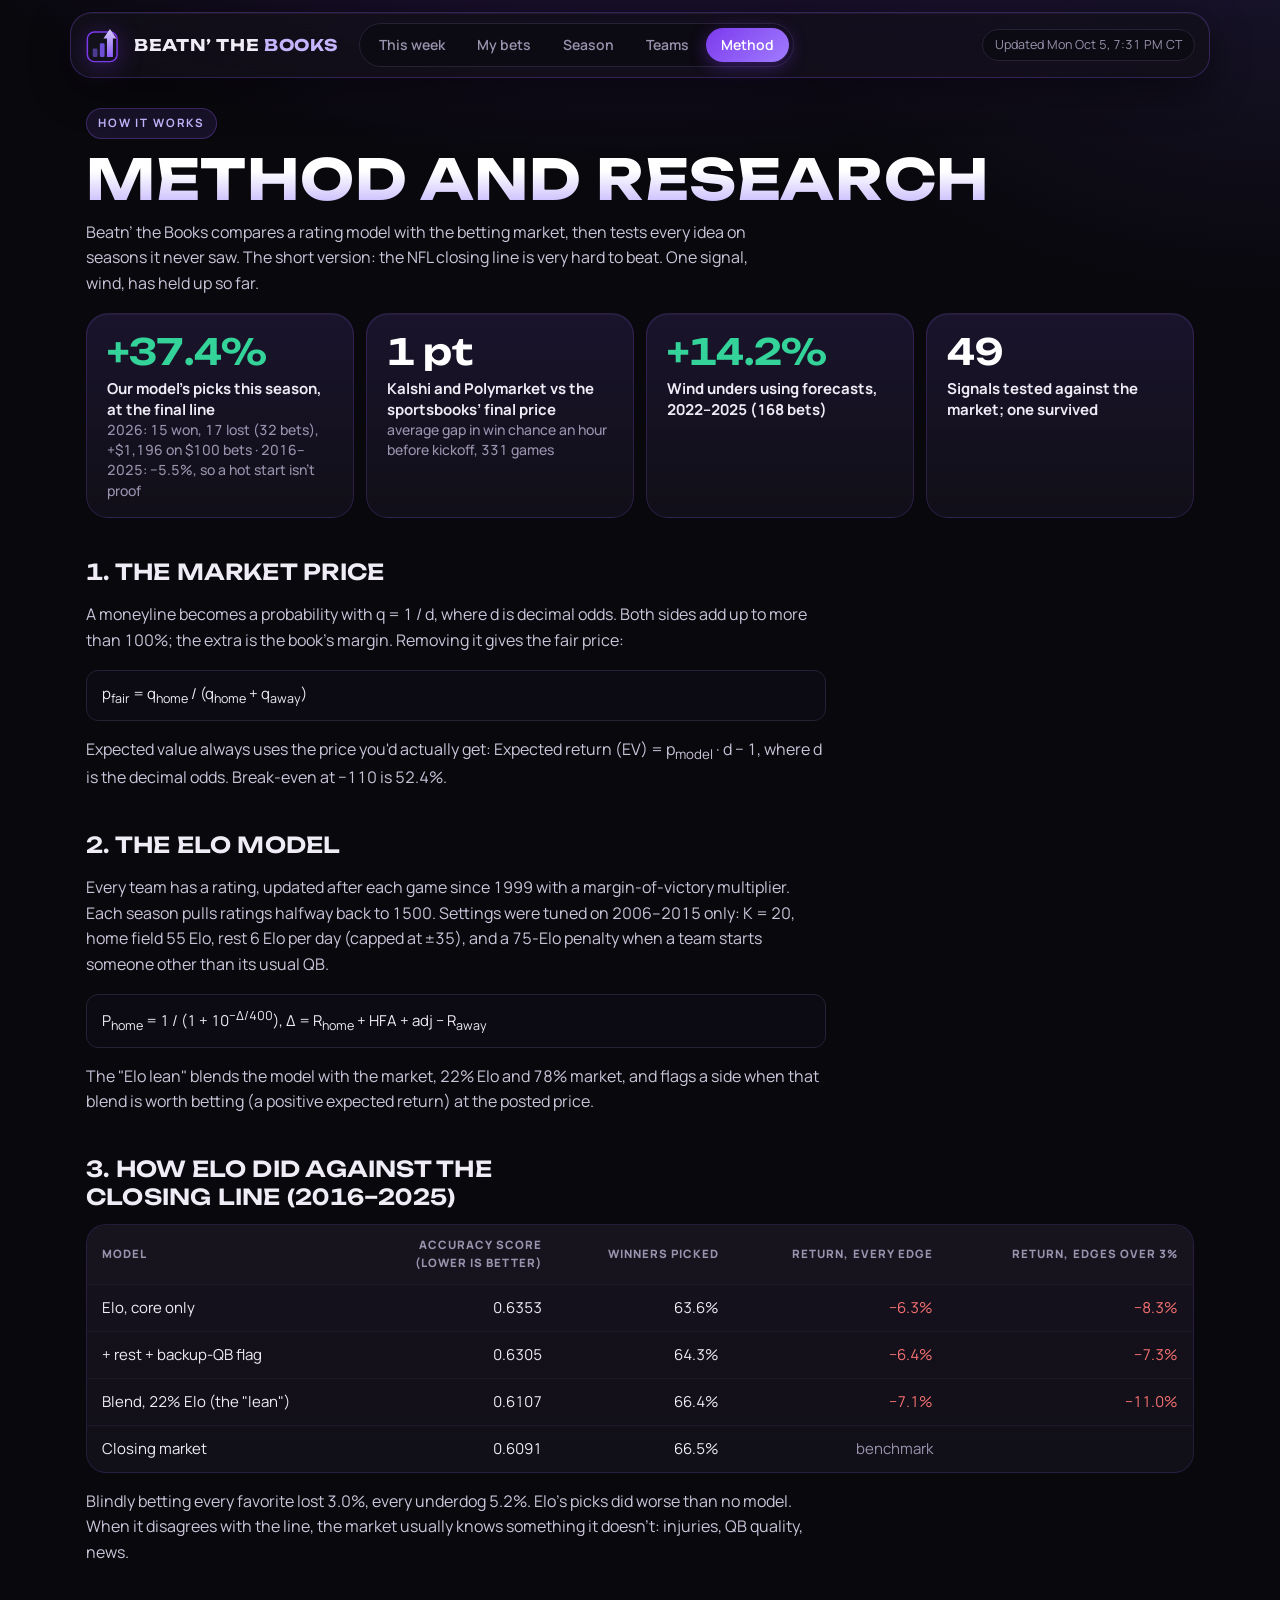
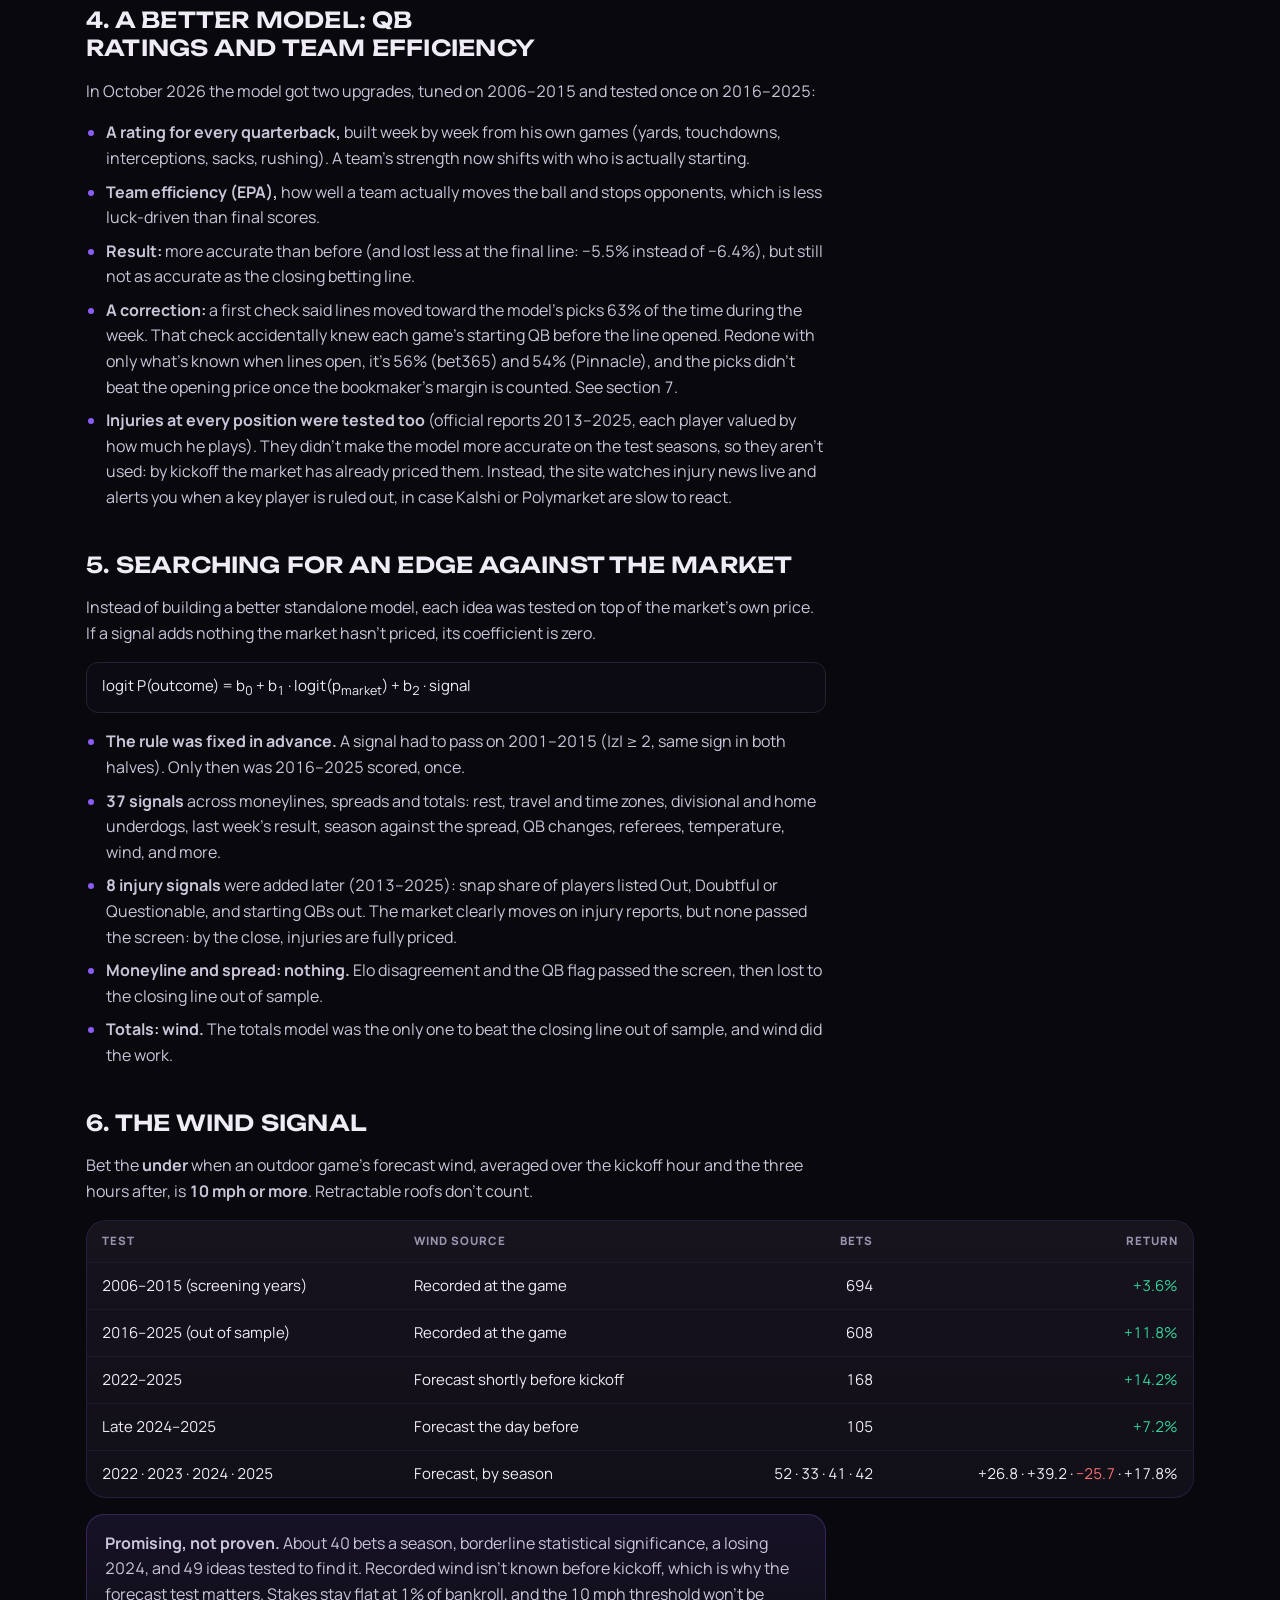
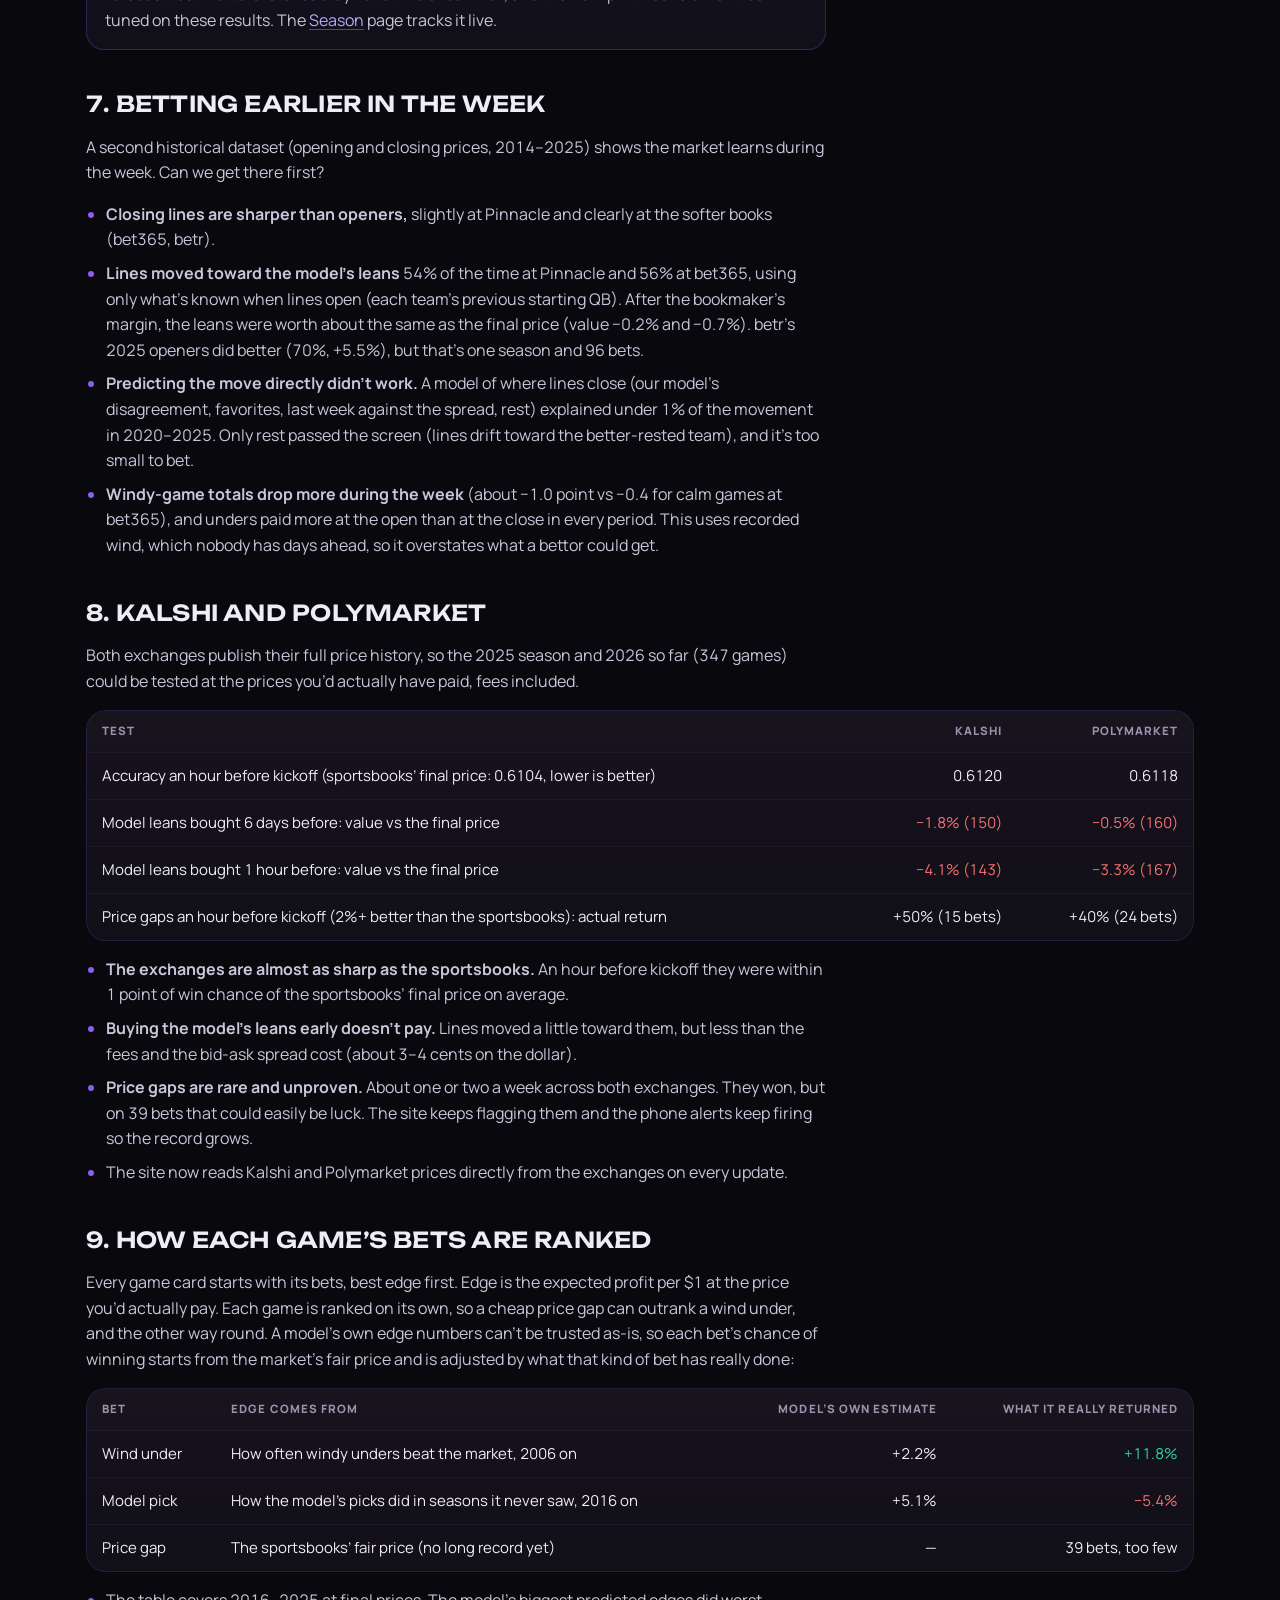
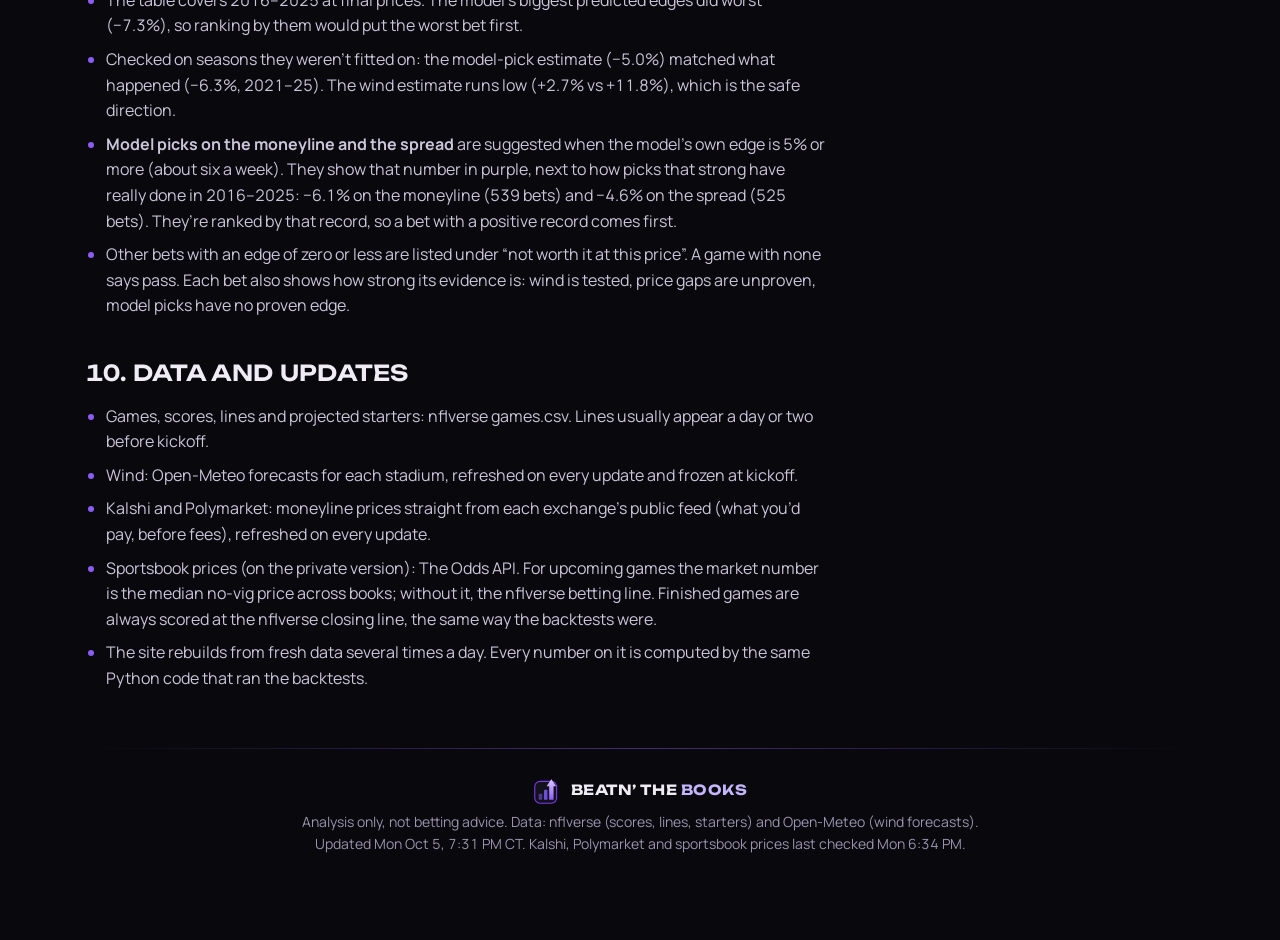
<file: github-upload/site/method.html>
<!doctype html>
<html lang="en">
<head>
<meta charset="utf-8">
<meta name="viewport" content="width=device-width, initial-scale=1, viewport-fit=cover">
<title>Beatn’ the Books · Method</title>
<meta name="description" content="How Beatn’ the Books works: the Elo model, the de-vig math, and the out-of-sample research behind the wind-under signal.">
<meta name="theme-color" content="#09080d">
<link rel="icon" href="tab-icon.svg" type="image/svg+xml">
<link rel="preconnect" href="https://fonts.googleapis.com">
<link rel="preconnect" href="https://fonts.gstatic.com" crossorigin>
<link rel="stylesheet" href="https://fonts.googleapis.com/css2?family=Manrope:wght@400;500;600;700;800&family=Unbounded:wght@500;600;700;800&display=swap">
<link rel="stylesheet" href="assets/style.css">
</head>
<body>
<header class="bar">
  <div class="bar-in">
    <div class="brandrow">
      <a class="brand" href="index.html" aria-label="Beatn’ the Books home"><img src="favicon.svg" alt="" width="42" height="42"><span class="word">Beatn’ the <em>Books</em></span></a>
      <nav class="nav" aria-label="Pages">
        <a href="index.html">This week</a>
        <a href="index.html#bets">My bets</a>
        <a href="season.html">Season</a>
        <a href="teams.html">Teams</a>
        <a href="method.html" aria-current="page">Method</a>
      </nav>
      <span class="spring"></span>
      <span class="stamp" data-stamp></span>
    </div>
  </div>
</header>

<main class="wrap" data-page="method">
  <section>
    <div class="pagehead"><div><div class="eyebrow">How it works</div><h1>Method and research</h1></div></div>
    <p class="lede">Beatn’ the Books compares a rating model with the betting market, then tests every idea on seasons it
      never saw. The short version: the NFL closing line is very hard to beat. One signal, wind, has held up so far.</p>
  </section>

  <section class="kpis" style="margin-top:16px">
    <div class="kpi" id="modelYear"><div class="v bad">−5.5%</div><div class="l">Our model alone, betting every edge at the final line<br><span>2016–2025 · it can’t beat the closing line</span></div></div>
    <div class="kpi"><div class="v">1 pt</div><div class="l">Kalshi and Polymarket vs the sportsbooks’ final price<br><span>average gap in win chance an hour before kickoff, 331 games</span></div></div>
    <div class="kpi"><div class="v good">+14.2%</div><div class="l">Wind unders using forecasts, 2022–2025 (168 bets)</div></div>
    <div class="kpi"><div class="v">49</div><div class="l">Signals tested against the market; one survived</div></div>
  </section>

  <section class="prose">
    <h2>1. The market price</h2>
    <p>A moneyline becomes a probability with q = 1 / d, where d is decimal odds. Both sides add up to more than 100%;
      the extra is the book's margin. Removing it gives the fair price:</p>
    <span class="formula">p<sub>fair</sub> = q<sub>home</sub> / (q<sub>home</sub> + q<sub>away</sub>)</span>
    <p>Expected value always uses the price you'd actually get:
      Expected return (EV) = p<sub>model</sub> · d − 1, where d is the decimal odds. Break-even at −110 is 52.4%.</p>

    <h2>2. The Elo model</h2>
    <p>Every team has a rating, updated after each game since 1999 with a margin-of-victory multiplier. Each season
      pulls ratings halfway back to 1500. Settings were tuned on 2006–2015 only: K = 20, home field 55 Elo,
      rest 6 Elo per day (capped at ±35), and a 75-Elo penalty when a team starts someone other than its usual QB.</p>
    <span class="formula">P<sub>home</sub> = 1 / (1 + 10<sup>−Δ/400</sup>),  Δ = R<sub>home</sub> + HFA + adj − R<sub>away</sub></span>
    <p>The "Elo lean" blends the model with the market, 22% Elo and 78% market, and flags a side when that blend is
      worth betting (a positive expected return) at the posted price.</p>

    <h2>3. How Elo did against the closing line (2016–2025)</h2>
  </section>
  <div class="tablebox" style="margin-top:4px"><table>
    <thead><tr><th>Model</th><th class="n">Accuracy score<br>(lower is better)</th><th class="n">Winners picked</th><th class="n">Return, every edge</th><th class="n">Return, edges over 3%</th></tr></thead>
    <tbody>
      <tr><td>Elo, core only</td><td class="n">0.6353</td><td class="n">63.6%</td><td class="n no">−6.3%</td><td class="n no">−8.3%</td></tr>
      <tr><td>+ rest + backup-QB flag</td><td class="n">0.6305</td><td class="n">64.3%</td><td class="n no">−6.4%</td><td class="n no">−7.3%</td></tr>
      <tr><td>Blend, 22% Elo (the "lean")</td><td class="n">0.6107</td><td class="n">66.4%</td><td class="n no">−7.1%</td><td class="n no">−11.0%</td></tr>
      <tr><td>Closing market</td><td class="n">0.6091</td><td class="n">66.5%</td><td class="n push">benchmark</td><td class="n"></td></tr>
    </tbody></table></div>
  <section class="prose" style="margin-top:8px">
    <p>Blindly betting every favorite lost 3.0%, every underdog 5.2%. Elo's picks did worse than no model. When it
      disagrees with the line, the market usually knows something it doesn't: injuries, QB quality, news.</p>

    <h2>4. A better model: QB ratings and team efficiency</h2>
    <p>In October 2026 the model got two upgrades, tuned on 2006–2015 and tested once on 2016–2025:</p>
    <ul>
      <li><b>A rating for every quarterback,</b> built week by week from his own games (yards, touchdowns,
        interceptions, sacks, rushing). A team’s strength now shifts with who is actually starting.</li>
      <li><b>Team efficiency (EPA),</b> how well a team actually moves the ball and stops opponents, which is
        less luck-driven than final scores.</li>
      <li><b>Result:</b> more accurate than before (and lost less at the final line: −5.5% instead of −6.4%), but
        still not as accurate as the closing betting line.</li>
      <li><b>A correction:</b> a first check said lines moved toward the model’s picks 63% of the time during
        the week. That check accidentally knew each game’s starting QB before the line opened. Redone with only
        what’s known when lines open, it’s 56% (bet365) and 54% (Pinnacle), and the picks didn’t beat the opening
        price once the bookmaker’s margin is counted. See section 7.</li>
      <li><b>Injuries at every position were tested too</b> (official reports 2013–2025, each player valued by how
        much he plays). They didn’t make the model more accurate on the test seasons, so they aren’t used: by
        kickoff the market has already priced them. Instead, the site watches injury news live and alerts you when
        a key player is ruled out, in case Kalshi or Polymarket are slow to react.</li>
    </ul>

    <h2>5. Searching for an edge against the market</h2>
    <p>Instead of building a better standalone model, each idea was tested on top of the market's own price. If a
      signal adds nothing the market hasn't priced, its coefficient is zero.</p>
    <span class="formula">logit P(outcome) = b<sub>0</sub> + b<sub>1</sub> · logit(p<sub>market</sub>) + b<sub>2</sub> · signal</span>
    <ul>
      <li><b>The rule was fixed in advance.</b> A signal had to pass on 2001–2015 (|z| ≥ 2, same sign in both halves).
        Only then was 2016–2025 scored, once.</li>
      <li><b>37 signals</b> across moneylines, spreads and totals: rest, travel and time zones, divisional and home
        underdogs, last week's result, season against the spread, QB changes, referees, temperature, wind, and more.</li>
      <li><b>8 injury signals</b> were added later (2013–2025): snap share of players listed Out, Doubtful or
        Questionable, and starting QBs out. The market clearly moves on injury reports, but none passed the
        screen: by the close, injuries are fully priced.</li>
      <li><b>Moneyline and spread: nothing.</b> Elo disagreement and the QB flag passed the screen, then lost to the
        closing line out of sample.</li>
      <li><b>Totals: wind.</b> The totals model was the only one to beat the closing line out of sample, and wind did
        the work.</li>
    </ul>

    <h2>6. The wind signal</h2>
    <p>Bet the <b>under</b> when an outdoor game's forecast wind, averaged over the kickoff hour and the three hours
      after, is <b>10 mph or more</b>. Retractable roofs don't count.</p>
  </section>
  <div class="tablebox" style="margin-top:4px"><table>
    <thead><tr><th>Test</th><th>Wind source</th><th class="n">Bets</th><th class="n">Return</th></tr></thead>
    <tbody>
      <tr><td>2006–2015 (screening years)</td><td>Recorded at the game</td><td class="n">694</td><td class="n ok">+3.6%</td></tr>
      <tr><td>2016–2025 (out of sample)</td><td>Recorded at the game</td><td class="n">608</td><td class="n ok">+11.8%</td></tr>
      <tr><td>2022–2025</td><td>Forecast shortly before kickoff</td><td class="n">168</td><td class="n ok">+14.2%</td></tr>
      <tr><td>Late 2024–2025</td><td>Forecast the day before</td><td class="n">105</td><td class="n ok">+7.2%</td></tr>
      <tr><td>2022 · 2023 · 2024 · 2025</td><td>Forecast, by season</td><td class="n">52 · 33 · 41 · 42</td><td class="n">+26.8 · +39.2 · <span class="no">−25.7</span> · +17.8%</td></tr>
    </tbody></table></div>
  <section class="prose" style="margin-top:8px">
    <div class="callout">
      <p style="margin:0"><b>Promising, not proven.</b> About 40 bets a season, borderline statistical significance,
        a losing 2024, and 49 ideas tested to find it. Recorded wind isn't known before kickoff, which is why the
        forecast test matters. Stakes stay flat at 1% of bankroll, and the 10 mph threshold won't be tuned on these
        results. The <a href="season.html">Season</a> page tracks it live.</p>
    </div>

    <h2>7. Betting earlier in the week</h2>
    <p>A second historical dataset (opening and closing prices, 2014–2025) shows the market learns during
      the week. Can we get there first?</p>
    <ul>
      <li><b>Closing lines are sharper than openers,</b> slightly at Pinnacle and clearly at the softer books
        (bet365, betr).</li>
      <li><b>Lines moved toward the model’s leans</b> 54% of the time at Pinnacle and 56% at bet365, using only
        what’s known when lines open (each team’s previous starting QB). After the bookmaker’s margin, the leans
        were worth about the same as the final price (value −0.2% and −0.7%). betr’s 2025 openers did better
        (70%, +5.5%), but that’s one season and 96 bets.</li>
      <li><b>Predicting the move directly didn’t work.</b> A model of where lines close (our model’s disagreement,
        favorites, last week against the spread, rest) explained under 1% of the movement in 2020–2025. Only
        rest passed the screen (lines drift toward the better-rested team), and it’s too small to bet.</li>
      <li><b>Windy-game totals drop more during the week</b> (about −1.0 point vs −0.4 for calm games at bet365),
        and unders paid more at the open than at the close in every period. This uses recorded wind, which
        nobody has days ahead, so it overstates what a bettor could get.</li>
    </ul>

    <h2>8. Kalshi and Polymarket</h2>
    <p>Both exchanges publish their full price history, so the 2025 season and 2026 so far (347 games) could be
      tested at the prices you’d actually have paid, fees included.</p>
  </section>
  <div class="tablebox" style="margin-top:4px"><table>
    <thead><tr><th>Test</th><th class="n">Kalshi</th><th class="n">Polymarket</th></tr></thead>
    <tbody>
      <tr><td>Accuracy an hour before kickoff (sportsbooks’ final price: 0.6104, lower is better)</td><td class="n">0.6120</td><td class="n">0.6118</td></tr>
      <tr><td>Model leans bought 6 days before: value vs the final price</td><td class="n no">−1.8% (150)</td><td class="n no">−0.5% (160)</td></tr>
      <tr><td>Model leans bought 1 hour before: value vs the final price</td><td class="n no">−4.1% (143)</td><td class="n no">−3.3% (167)</td></tr>
      <tr><td>Price gaps an hour before kickoff (2%+ better than the sportsbooks): actual return</td><td class="n">+50% (15 bets)</td><td class="n">+40% (24 bets)</td></tr>
    </tbody></table></div>
  <section class="prose" style="margin-top:8px">
    <ul>
      <li><b>The exchanges are almost as sharp as the sportsbooks.</b> An hour before kickoff they were within
        1 point of win chance of the sportsbooks’ final price on average.</li>
      <li><b>Buying the model’s leans early doesn’t pay.</b> Lines moved a little toward them, but less than the
        fees and the bid-ask spread cost (about 3–4 cents on the dollar).</li>
      <li><b>Price gaps are rare and unproven.</b> About one or two a week across both exchanges. They won, but on 39 bets
        that could easily be luck. The site keeps flagging them and the phone alerts keep firing so the record grows.</li>
      <li>The site now reads Kalshi and Polymarket prices directly from the exchanges on every update.</li>
    </ul>

    <h2>9. How each game’s bets are ranked</h2>
    <p>Every game card starts with its bets, best edge first. Edge is the expected profit per $1 at the price you’d
      actually pay. Each game is ranked on its own, so a cheap price gap can outrank a wind under, and the other way
      round. A model's own edge numbers can’t be trusted as-is, so each bet's chance of winning starts from the market’s
      fair price and is adjusted by what that kind of bet has really done:</p>
  </section>
  <div class="tablebox" style="margin-top:4px"><table>
    <thead><tr><th>Bet</th><th>Edge comes from</th><th class="n">Model’s own estimate</th><th class="n">What it really returned</th></tr></thead>
    <tbody>
      <tr><td>Wind under</td><td>How often windy unders beat the market, 2006 on</td><td class="n">+2.2%</td><td class="n ok">+11.8%</td></tr>
      <tr><td>Model pick</td><td>How the model’s picks did in seasons it never saw, 2016 on</td><td class="n">+5.1%</td><td class="n no">−5.4%</td></tr>
      <tr><td>Price gap</td><td>The sportsbooks’ fair price (no long record yet)</td><td class="n">—</td><td class="n">39 bets, too few</td></tr>
    </tbody></table></div>
  <section class="prose" style="margin-top:8px">
    <ul>
      <li>The table covers 2016–2025 at final prices. The model’s biggest predicted edges did worst (−7.3%), so ranking by
        them would put the worst bet first.</li>
      <li>Checked on seasons they weren’t fitted on: the model-pick estimate (−5.0%) matched what happened (−6.3%,
        2021–25). The wind estimate runs low (+2.7% vs +11.8%), which is the safe direction.</li>
      <li><b>Model picks on the moneyline and the spread</b> are suggested when the model’s own edge is 5% or more
        (about six a week). They show that number in purple, next to how picks that strong have really done in
        2016–2025: −6.1% on the moneyline (539 bets) and −4.6% on the spread (525 bets). They’re ranked by that
        record, so a bet with a positive record comes first.</li>
      <li>Other bets with an edge of zero or less are listed under “not worth it at this price”. A game with none says
        pass. Each bet also shows how strong its evidence is: wind is tested, price gaps are unproven, model picks have
        no proven edge.</li>
    </ul>

    <h2>10. Data and updates</h2>
    <ul>
      <li>Games, scores, lines and projected starters: nflverse <span class="num">games.csv</span>. Lines usually appear a day or two before kickoff.</li>
      <li>Wind: Open-Meteo forecasts for each stadium, refreshed on every update and frozen at kickoff.</li>
      <li>Kalshi and Polymarket: moneyline prices straight from each exchange’s public feed (what you’d pay, before
        fees), refreshed on every update.</li>
      <li>Sportsbook prices (on the private version): The Odds API. For upcoming games the market number is the
        median no-vig price across books; without it, the nflverse betting line. Finished games are always scored at
        the nflverse closing line, the same way the backtests were.</li>
      <li>The site rebuilds from fresh data several times a day. Every number on it is computed by the same Python
        code that ran the backtests.</li>
    </ul>
  </section>

  <footer><div class="fbrand"><img src="favicon.svg" alt="" width="30" height="30"><span>Beatn’ the <em>Books</em></span></div><br>Analysis only, not betting advice. Data: nflverse (scores, lines, starters) and Open-Meteo (wind forecasts).<br><span data-foot></span></footer>
</main>
<script src="data.js"></script>
<script src="assets/app.js"></script>
</body>
</html>
</file>
<file: site/assets/style.css>
/* Beatn’ the Books site. Look: "Prestige" (Mason's pick of 3, Oct 4 2026): modern fintech, purple and
   black. Near-black canvas with a soft purple glow at the top, a floating glass menu, rounded glass cards,
   purple gradients only on what's selected or important. Big type is ALL CAPS in Unbounded (wide, modern);
   reading text is Manrope. Team logos sit on round badges in each team's color (letters show if a logo
   can't load). Green = good, red = bad. Charts use validated slots: violet #9085e9 + orange #d95926. */
:root{
  color-scheme:dark;
  --bg:#09080d; --surface:#121019; --surface-2:#18151f; --raise:#211d2b; --well:#0c0a12;
  --fg:#efecf6; --fg-2:#cbc5da; --muted:#9a93ae; --line:#262135; --line-2:#1d1928;
  --purple:#8b5cf6; --purple-strong:#7c3aed; --purple-soft:#c4b5fd; --purple-bg:#211a36; --purple-deep:#4c3a8f;
  --grad:linear-gradient(135deg,#7c3aed,#a07cff);
  --edge:rgba(139,92,246,.28); --edge-soft:rgba(139,92,246,.16); --glow:0 4px 18px rgba(124,58,237,.42);
  --card:linear-gradient(180deg,#16121f,#110f17);
  --link:#b9a6ff;
  --home:#8b5cf6; --away:#4a4560; --mkt-home:#5b46a8; --mkt-away:#302b40;
  --good:#4ade80; --good-bg:#0f2a21;
  --warn:#fbbf24; --warn-bg:#2b2210;
  --bad:#fb7185; --bad-bg:#2d1518;
  --series-1:#9085e9; --series-2:#d95926;
  --grid:#1d1928; --axis:#3a3350;
  --font-display:"Unbounded",system-ui,sans-serif;
  --font-body:"Manrope",system-ui,-apple-system,"Segoe UI",sans-serif;
  --font-mono:var(--font-body);
  --accent:var(--purple); --accent-strong:var(--purple-soft); --accent-bg:var(--purple-bg); --on-accent:#ffffff;
  --gold-ink:var(--purple-soft); --gold-bg:var(--purple-bg); --gold:var(--purple);
}

*{box-sizing:border-box}
/* the glow sits on html so the moving stadium (.bgfx, z-index −1) can show through a transparent body */
html{background:radial-gradient(1100px 520px at 50% -200px,rgba(124,58,237,.30),transparent 70%),
    radial-gradient(700px 420px at 100% 0%,rgba(76,58,143,.20),transparent 70%),var(--bg);
  background-repeat:no-repeat;background-color:var(--bg);scrollbar-color:#3a3350 var(--bg)}
body{color:var(--fg);font-family:var(--font-body);font-size:16px;line-height:1.6;margin:0;min-height:100vh;background:transparent;
  font-variant-numeric:tabular-nums;-webkit-font-smoothing:antialiased;-moz-osx-font-smoothing:grayscale;text-rendering:optimizeLegibility}
.wrap{max-width:1140px;margin:0 auto;padding-inline:16px;padding-block:0 56px}
h1,h2,h3{font-family:var(--font-display);margin:0;letter-spacing:.01em;text-transform:uppercase;text-wrap:balance;color:var(--fg)}
b{font-weight:700}
.num{font-variant-numeric:tabular-nums}
button{font-family:inherit;font-size:inherit;color:inherit}
a{color:var(--link);text-decoration-color:rgba(185,166,255,.4);text-underline-offset:3px}
a:hover{color:#d6cbff}
:focus-visible{outline:2px solid var(--purple);outline-offset:2px}
[hidden]{display:none!important}
.ok{color:var(--good)} .no{color:var(--bad)} .push{color:var(--muted)}
.why{color:var(--muted);font-size:14.5px}
.small{font-size:13.5px}
::selection{background:#4c3a8f;color:#fff}

/* ---------- scoreboard strip (top of every page; scrolls away) ---------- */
.sb{background:#050408;border-bottom:1px solid var(--line-2)}
.sb-in{max-width:1140px;margin:0 auto;display:flex;align-items:stretch;overflow-x:auto;scrollbar-width:none}
.sb-in::-webkit-scrollbar{display:none}
.sb-wk{flex:none;display:flex;flex-direction:column;justify-content:center;padding:0 16px;border-right:1px solid var(--line-2);text-decoration:none;
  font:700 11px/1.35 var(--font-display);letter-spacing:.1em;color:var(--purple-soft);text-transform:uppercase}
.sb-wk span{color:var(--muted);font:600 11px var(--font-body);letter-spacing:0;text-transform:none}
.sb-g{flex:none;width:148px;padding:7px 12px;border-right:1px solid var(--line-2);text-decoration:none;color:var(--fg);
  display:flex;flex-direction:column;gap:3px;transition:background .15s}
.sb-g:hover{background:#0f0d16;color:var(--fg)}
.sb-g.on{background:linear-gradient(180deg,rgba(248,113,113,.08),transparent)}
.sb-st{display:flex;align-items:center;gap:6px;font-size:10.5px;font-weight:700;color:var(--muted);letter-spacing:.04em;text-transform:uppercase;white-space:nowrap}
.sb-st.final{color:var(--fg-2)}
.sb-st.live{color:var(--bad)}
.sb-t{display:flex;align-items:center;gap:7px;font-size:13px;font-weight:700}
.sb-t .tl{--s:18px}
.sb-t .sc{margin-left:auto;font-family:var(--font-display);font-weight:600}
.sb-t.lose{color:var(--muted)}
.sb-t .poss{margin-left:-3px}

/* ---------- top bar: bold purple brand bar (pinned) ---------- */
.bar{position:sticky;top:env(safe-area-inset-top,0px);z-index:20}
.bar-in{position:relative;overflow:hidden;padding:0 max(16px,calc((100% - 1140px) / 2 + 16px));
  background:linear-gradient(100deg,#2b1470 0%,#5b21b6 45%,#7c3aed 70%,#3b1d8f 100%);
  box-shadow:inset 0 -1px 0 rgba(255,255,255,.12),0 10px 30px rgba(20,8,48,.55)}
.bar-in::before{content:"";position:absolute;inset:0;pointer-events:none;opacity:.10;
  background:repeating-linear-gradient(115deg,#fff 0 2px,transparent 2px 22px)}
.brandrow{position:relative;display:flex;align-items:center;gap:8px 34px;flex-wrap:nowrap;height:70px}
.brand{display:inline-flex;align-items:center;gap:12px;text-decoration:none;color:#fff}
.brand img{width:44px;height:44px;flex:none;display:block;filter:drop-shadow(0 4px 14px rgba(0,0,0,.45))}
.brand .word{font-family:var(--font-display);font-size:19px;font-weight:700;text-transform:uppercase;letter-spacing:.04em;line-height:1;white-space:nowrap}
.brand .word em{font-style:normal;color:#e9ddff}
.nav{display:flex;gap:4px;align-self:stretch}
.nav a{display:flex;align-items:center;padding:0 13px;position:relative;text-decoration:none;color:rgba(255,255,255,.74);
  font-size:13px;font-weight:800;letter-spacing:.12em;text-transform:uppercase;transition:color .15s}
.nav a:hover{color:#fff}
.nav a[aria-current="page"]{color:#fff}
.nav a[aria-current="page"]::after{content:"";position:absolute;left:13px;right:13px;bottom:0;height:4px;border-radius:4px 4px 0 0;background:#fff}
.spring{flex:1 1 10px}
.stamp{font-size:12px;color:rgba(255,255,255,.88);padding:5px 12px;border:1px solid rgba(255,255,255,.25);border-radius:999px;
  background:rgba(0,0,0,.2);white-space:nowrap}
.stamp:empty{display:none}

/* ---------- week tabs (under the page title) ---------- */
.rail{display:flex;gap:0;overflow-x:auto;margin-top:22px;border-bottom:1px solid var(--line);scrollbar-width:thin;scrollbar-color:#3a3350 transparent}
.rail:empty{display:none}
.wk{flex:none;border:none;background:none;border-radius:0;padding:10px 14px;font-size:14px;font-weight:600;cursor:pointer;position:relative;
  color:var(--muted);transition:color .15s}
.wk:hover{color:var(--fg)}
.wk[aria-pressed="true"]{color:#fff;box-shadow:inset 0 -2px 0 var(--purple)}
.wk.cur::after{content:"";position:absolute;top:7px;right:5px;width:6px;height:6px;border-radius:50%;background:var(--purple)}

/* ---------- page heading ---------- */
section{margin-top:30px}
.eyebrow{display:inline-block;font-size:11.5px;color:var(--purple-soft);font-weight:700;margin-bottom:12px;text-transform:uppercase;
  letter-spacing:.16em;padding:5px 11px;border-radius:999px;background:rgba(139,92,246,.12);border:1px solid rgba(139,92,246,.32)}
.pagehead{display:flex;align-items:flex-end;gap:12px;flex-wrap:wrap;justify-content:space-between}
.pagehead h1{font-size:56px;font-weight:700;line-height:1.02;
  background:linear-gradient(180deg,#ffffff 35%,#c4b5fd);-webkit-background-clip:text;background-clip:text;color:transparent}
.pagehead .sub{color:var(--muted);font-size:15.5px;font-weight:500}
.lede{color:var(--fg-2);font-size:16px;max-width:70ch;margin:12px 0 0}

/* ---------- summary tiles ---------- */
.kpis{display:grid;grid-template-columns:repeat(4,minmax(0,1fr));gap:12px;margin-top:20px}
.kpi{background:linear-gradient(180deg,rgba(40,30,70,.55),rgba(18,16,25,.92));border:1px solid rgba(139,92,246,.2);border-radius:22px;
  padding:18px 20px 16px;min-width:0;box-shadow:inset 0 1px 0 rgba(255,255,255,.05)}
.kpi .v{font-family:var(--font-display);font-size:36px;font-weight:600;line-height:1.1;letter-spacing:-.01em;color:#fff}
.kpi .v small{font-family:var(--font-body);font-size:16px;color:var(--muted);font-weight:600;letter-spacing:0}
.kpi .v.small-v{font-size:24px;line-height:1.25}
.kpi .l{font-size:15px;color:var(--fg);font-weight:700;margin-top:8px;line-height:1.35}
.kpi .l span{font-weight:500;color:var(--muted);font-size:14px}
.kpi .v.good,.v.good{color:var(--good)} .kpi .v.bad,.v.bad{color:var(--bad)}
.panel{background:var(--card);border:1px solid var(--edge-soft);border-radius:22px;padding:20px}

/* ---------- filters ---------- */
.filters{display:inline-flex;margin-top:4px;padding:4px;gap:2px;border:1px solid var(--line);border-radius:999px;background:var(--well);flex-wrap:wrap}
.filters button{border:none;background:transparent;padding:7px 15px;font-size:14.5px;font-weight:600;cursor:pointer;border-radius:999px;color:var(--muted);
  transition:color .15s,background .15s}
.filters button:hover{color:var(--fg);background:var(--surface-2)}
.filters button[aria-pressed="true"]{background:var(--grad);color:#fff;box-shadow:var(--glow)}
.oddshelp{font-size:14px;color:var(--muted);margin:14px 0 0;max-width:84ch}

/* ---------- plays strip ---------- */
.plays{display:flex;flex-direction:column;gap:8px}
.play{display:flex;gap:6px 14px;align-items:center;flex-wrap:wrap;background:var(--card);border:1px solid var(--edge-soft);border-radius:16px;padding:12px 16px;
  transition:border-color .15s}
.play:hover{border-color:rgba(139,92,246,.4)}
.play .what{font-weight:700;font-size:16px;display:inline-flex;align-items:center;gap:8px}
.play .duo{display:inline-flex}
.play .duo .tl + .tl{margin-left:-6px}
.play a{font-size:14.5px;font-weight:700;margin-left:auto}

/* ---------- best bets (top of the week page) ---------- */
.best{display:grid;grid-template-columns:auto minmax(0,1fr) auto auto;gap:6px 16px;align-items:center;
  background:var(--card);border:1px solid var(--edge-soft);border-radius:16px;padding:12px 16px;transition:border-color .15s}
.best:hover{border-color:rgba(139,92,246,.4)}
.plays:not(.all) .best.more{display:none}
.bline{display:flex;flex-wrap:wrap;align-items:center;gap:4px 10px}
.bline .duo{display:inline-flex}
.bline .duo .tl + .tl{margin-left:-6px}
.bline b{font-family:var(--font-display);font-size:15px;font-weight:600;text-transform:uppercase;letter-spacing:.02em}
.bwhy{font-size:13.5px;color:var(--muted);display:flex;flex-wrap:wrap;gap:4px 8px;align-items:center;margin-top:4px}
.bwhy .tag{font-size:10px;padding:1px 7px}
.bedge .pedge{margin-left:0}
.bact{display:flex;flex-wrap:wrap;justify-content:flex-end;gap:8px 12px;align-items:center}
.bact a{font-size:14px;font-weight:700;white-space:nowrap}
.showall{align-self:flex-start;color:var(--fg-2)}
.showall:hover{color:var(--fg)}
.bestsum{background:var(--card);border:1px solid var(--edge-soft);border-radius:16px;padding:14px 16px;font-size:15px;color:var(--fg-2)}
.bestsum a{margin-left:10px;font-weight:700}
.pact{margin-top:8px;display:flex;flex-wrap:wrap;gap:8px;align-items:center}
/* "Kalshi ↗ / Polymarket ↗": open the market on the exchange */
.xlink{display:inline-flex;align-items:center;gap:5px;font-size:13px;font-weight:800;text-decoration:none;white-space:nowrap;
  padding:5px 12px;border-radius:999px;color:var(--x);border:1px solid color-mix(in oklab,var(--x) 55%,transparent);
  background:color-mix(in oklab,var(--x) 12%,transparent);transition:background .15s,color .15s}
.xlink:hover{background:color-mix(in oklab,var(--x) 26%,transparent);color:#fff}
.xlink.kalshi{--x:#2dd4bf} .xlink.poly{--x:#60a5fa}
.btn.logbet{background:transparent;color:var(--purple-soft);border:1px solid var(--edge);box-shadow:none;padding:5px 13px}
.btn.logbet:hover{background:var(--purple-bg);color:#fff;filter:none}

/* ---------- unit sizing ---------- */
.ustake{display:inline-flex;align-items:center;font-size:12.5px;font-weight:800;letter-spacing:.02em;white-space:nowrap;
  padding:2px 9px;border-radius:999px;background:rgba(139,92,246,.14);color:#e9ddff;box-shadow:inset 0 0 0 1px rgba(139,92,246,.4)}
.ukey{display:flex;flex-wrap:wrap;align-items:center;gap:6px 16px;background:var(--well);border:1px solid var(--edge-soft);
  border-radius:14px;padding:10px 14px;font-size:13px;color:var(--fg-2)}
.ukey-h{font:700 11px/1 var(--font-display);letter-spacing:.14em;text-transform:uppercase;color:var(--purple-soft)}
.ukey-i{display:inline-flex;align-items:center;gap:6px;white-space:nowrap}
.ukey-i b{color:var(--fg)}
.ukey-i .tag{font-size:10px;padding:1px 7px}
.ukey-main{padding-right:12px;border-right:1px solid var(--line)}
.plays .ukey{margin-bottom:2px}
.unitpanel{display:grid;grid-template-columns:minmax(0,220px) minmax(0,1fr);gap:16px;align-items:start}
.unitpanel .ukey{background:transparent;border:none;padding:0}
@media (max-width:700px){.unitpanel{grid-template-columns:minmax(0,1fr)} .ukey-main{border-right:none;padding-right:0;flex-basis:100%}
  .ukey-i{white-space:normal}}

/* ---------- key injuries ---------- */
.injuries{display:grid;grid-template-columns:minmax(0,1fr) minmax(0,1fr);gap:12px}
.iteam{background:var(--well);border:1px solid var(--line-2);border-radius:14px;padding:10px 12px;display:flex;flex-direction:column;gap:7px;min-width:0}
.ihead{display:flex;align-items:center;gap:8px;font-size:14px}
.ihead b{font-family:var(--font-display);font-weight:600;text-transform:uppercase;letter-spacing:.03em;font-size:13px}
.iplayer{display:flex;gap:8px;align-items:baseline;font-size:14px;line-height:1.4;min-width:0}
.iplayer b{font-weight:700}
.ist{flex:none;font-size:10.5px;font-weight:800;letter-spacing:.06em;text-transform:uppercase;padding:2px 7px;border-radius:999px}
.ist.out{background:var(--bad-bg);color:var(--bad)}
.ist.doubtful{background:#2d1d12;color:#fb923c}
.ist.questionable{background:var(--warn-bg);color:var(--warn)}

/* ---------- live scores ---------- */
.chip.live{display:inline-flex;align-items:center;gap:6px}
.livedot{width:7px;height:7px;border-radius:50%;background:var(--bad);box-shadow:0 0 0 0 rgba(248,113,113,.6);animation:livepulse 1.6s infinite}
@keyframes livepulse{0%{box-shadow:0 0 0 0 rgba(248,113,113,.6)}70%{box-shadow:0 0 0 7px rgba(248,113,113,0)}100%{box-shadow:0 0 0 0 rgba(248,113,113,0)}}
.poss{color:var(--warn);font-size:12px;margin-left:2px}
.sit{color:var(--fg-2);font-weight:600}
.sit.red{color:var(--bad)}

/* ---------- team logo badges ---------- */
.tl{--tc:#4c3a8f;--s:36px;position:relative;flex:none;display:inline-grid;place-items:center;width:var(--s);height:var(--s);border-radius:50%;
  vertical-align:middle;background:var(--surface-2);
  background:radial-gradient(circle at 50% 30%,color-mix(in srgb,var(--tc) 34%,#1d1828),#110e18 75%);
  box-shadow:inset 0 0 0 1.5px color-mix(in srgb,var(--tc) 78%,#ffffff),0 3px 10px rgba(0,0,0,.4)}
.tl b{font:700 calc(var(--s) * .27)/1 var(--font-display);color:#fff;letter-spacing:.02em}
.tl img{position:absolute;inset:14%;width:72%;height:72%;object-fit:contain;filter:drop-shadow(0 1px 2px rgba(0,0,0,.45));
  opacity:0;transition:opacity .25s}
.tl.ok img{opacity:1}
.tl.ok b{visibility:hidden}
.tl.sm{--s:26px} .tl.xs{--s:22px} .tl.lg{--s:56px}
.tl.sm,.tl.xs{box-shadow:inset 0 0 0 1px color-mix(in srgb,var(--tc) 78%,#ffffff)}
.tteam{display:inline-flex;align-items:center;gap:8px;white-space:nowrap}

/* ---------- game cards ---------- */
.games{display:grid;grid-template-columns:repeat(2,minmax(0,1fr));gap:16px;margin-top:18px}
.game{background:var(--card);border:1px solid var(--edge-soft);border-radius:24px;overflow:hidden;display:flex;flex-direction:column;min-width:0;
  transition:box-shadow .2s,border-color .2s}
.game:hover{border-color:rgba(139,92,246,.42);box-shadow:0 18px 50px rgba(0,0,0,.45),0 0 0 1px rgba(139,92,246,.14)}
.game.sig-card{border-color:#1f6b52;box-shadow:inset 0 0 0 1px #1f6b52}
.game.sig-card:hover{box-shadow:inset 0 0 0 1px #1f6b52,0 18px 50px rgba(0,0,0,.45)}
.ghead{padding:18px 20px 14px;border-bottom:1px solid var(--line-2);display:flex;flex-direction:column;gap:10px}
.gmeta{display:flex;gap:8px;align-items:center;flex-wrap:wrap;font-size:14px;color:var(--muted);font-weight:500}
.teams{display:flex;flex-direction:column;gap:8px}
.trow{display:flex;justify-content:space-between;align-items:center;gap:12px;font-family:var(--font-display);
  font-size:18px;font-weight:600;letter-spacing:.02em;line-height:1.3;text-transform:uppercase;color:var(--fg)}
.trow .tname{display:inline-flex;align-items:center;gap:12px;min-width:0}
.trow a{color:inherit;text-decoration:none;overflow:hidden;text-overflow:ellipsis} .trow a:hover{color:var(--purple-soft)}
.trow.lose{color:var(--muted)}
.trow.lose .tl{opacity:.55}
.trow .score{font-size:24px;font-weight:700}
.trow.lose .score{font-weight:500}
.chip{font-size:12px;font-weight:700;padding:2px 10px;border-radius:999px;background:var(--raise);color:var(--fg-2);white-space:nowrap;letter-spacing:.02em}
.chip.final{background:var(--raise);color:var(--fg)}
.chip.live{background:var(--bad-bg);color:var(--bad)}
.chip.venue{background:transparent;border:1px solid var(--line)}
.gbody{padding:16px 20px 18px;display:flex;flex-direction:column;gap:18px;flex:1}
.block{display:flex;flex-direction:column;gap:9px;min-width:0}
.bh{font-size:12px;font-weight:700;color:var(--muted);text-transform:uppercase;letter-spacing:.1em}
.bh .why{font-weight:500;text-transform:none;letter-spacing:0;font-size:13.5px}

/* ranked picks: the first block on every card */
.picks{background:linear-gradient(180deg,rgba(40,30,70,.5),rgba(18,16,25,.55));border:1px solid var(--edge);border-radius:18px;padding:14px 14px 10px;gap:0}
.picks .bh{margin-bottom:6px}
.pick{display:flex;gap:12px;align-items:flex-start;padding:10px 2px;border-top:1px solid var(--line-2)}
.picks .bh + .pick{border-top:none}
.pick .rank,.best .rank{flex:none;width:28px;height:28px;border-radius:50%;display:grid;place-items:center;margin-top:1px;
  font:700 12.5px/1 var(--font-display);background:var(--raise);color:var(--fg-2);box-shadow:inset 0 0 0 1px var(--line)}
.pick.top .rank,.best:first-child .rank{background:var(--grad);color:#fff;box-shadow:var(--glow)}
.pmain{flex:1;min-width:0}
.pline{display:flex;flex-wrap:wrap;align-items:baseline;gap:2px 12px}
.pline b{font-family:var(--font-display);font-size:15.5px;font-weight:600;text-transform:uppercase;letter-spacing:.02em;color:var(--fg)}
.pick.top .pline b{font-size:17px}
.pprice{color:var(--fg-2);font-size:14.5px;font-weight:600}
.pedge{margin-left:auto;font-family:var(--font-display);font-weight:700;font-size:17px;white-space:nowrap}
.pedge small{font-family:var(--font-body);font-size:12.5px;font-weight:600;color:var(--muted);margin-left:3px}
.pedge.model{color:var(--purple-soft)}
.prec{font-size:13px;color:var(--muted);margin-top:4px;line-height:1.45}
.prec b{font-weight:700}
.pwhy{font-size:13.5px;color:var(--muted);margin-top:5px;display:flex;flex-wrap:wrap;gap:5px 8px;align-items:center}
.pwhy .tag{font-size:10.5px;padding:2px 8px}
.pwhy .pill{font-size:12.5px;padding:2px 9px}
.nobet{font-size:15px;color:var(--fg-2);padding:4px 2px 6px}
.nobet b{font-family:var(--font-display);font-weight:600;text-transform:uppercase;letter-spacing:.03em;color:var(--fg);margin-right:4px}
.skips{display:flex;flex-wrap:wrap;gap:6px 14px;align-items:center;font-size:13.5px;color:var(--fg-2);
  padding:9px 2px 4px;border-top:1px dashed var(--line)}
.skip{display:inline-flex;gap:6px;align-items:center;white-space:nowrap}
.skip .tag{font-size:10px;padding:1px 7px}
.skip .pill{font-size:12px;padding:1px 8px}

.crow{display:grid;grid-template-columns:118px minmax(0,1fr);grid-template-areas:"lab bar" "lab val";gap:5px 14px;align-items:center}
.clab{grid-area:lab;font-size:14.5px;font-weight:600;color:var(--fg-2)}
.crow .track{grid-area:bar}
.crow .cval{grid-area:val;font-size:14px;color:var(--muted)}
.crow .cval b{color:var(--fg);font-weight:700}
.track{display:flex;gap:2px;height:8px;min-width:40px}
.track span{display:block;height:100%}
.track span:first-child{border-radius:4px 0 0 4px} .track span:last-child{border-radius:0 4px 4px 0}

.facts{display:grid;grid-template-columns:repeat(3,minmax(0,1fr));gap:14px;margin:0;padding:14px 16px;background:var(--well);border-radius:16px;border:1px solid var(--line-2)}
.facts div{min-width:0}
.facts dt{font-size:13px;color:var(--muted);margin-bottom:3px;font-weight:600}
.facts dd{margin:0;font-family:var(--font-display);font-size:15px;font-weight:600;line-height:1.35;color:var(--fg)}
.facts dd.sub{font-family:var(--font-body);font-size:13.5px;font-weight:500;color:var(--muted);margin-top:2px}

table.mini{font-size:14.5px}
table.mini th,table.mini td{padding:8px 12px}
.tablebox.flat{border-radius:16px;background:var(--well)}

.signals .sig{display:flex;gap:10px;align-items:flex-start;font-size:15px;line-height:1.55;color:var(--fg-2)}
.sig .tag{margin-top:2px}
.sig b{color:var(--fg)}
.sig.muted{color:var(--muted)}
.sig.muted b{color:var(--fg-2)}
.sig .dot{flex:none;width:7px;height:7px;border-radius:50%;background:var(--axis);margin:9px 2px 0 4px}
.tag{font-size:11.5px;font-weight:800;padding:3px 9px;border-radius:999px;white-space:nowrap;flex:none;letter-spacing:.06em;text-transform:uppercase}
.tag.under{background:var(--good-bg);color:var(--good);box-shadow:inset 0 0 0 1px #1f6b52}
.tag.roof{background:var(--warn-bg);color:var(--warn)}
.tag.none{background:var(--raise);color:var(--muted)}
.tag.lean{background:var(--purple-bg);color:var(--purple-soft);box-shadow:inset 0 0 0 1px #3d2f6b}
.tag.gap{background:var(--grad);color:#fff}
.note{font-size:14px;color:var(--warn);background:var(--warn-bg);border-radius:10px;padding:7px 11px;font-weight:600}

.gfoot{padding:15px 20px;border-top:1px solid var(--line-2);background:rgba(12,10,18,.6)}
.results{display:flex;flex-direction:column;gap:9px}
.rhead{font-family:var(--font-display);font-weight:600;font-size:15px;text-transform:uppercase;letter-spacing:.02em;color:var(--fg)}
.rhead .why{font-family:var(--font-body);font-weight:500;font-size:14px;text-transform:none;letter-spacing:0}
.pills{display:flex;gap:6px;flex-wrap:wrap}
.pill{font-size:13.5px;font-weight:700;padding:4px 11px;border-radius:999px;background:var(--raise);border:1px solid var(--line)}
.pill.ok{color:var(--good);border-color:#1f6b52;background:var(--good-bg)}
.pill.no{color:var(--bad);border-color:#5a2a2e;background:var(--bad-bg)}
.empty{background:var(--card);border:1px solid var(--edge-soft);border-radius:20px;padding:22px;color:var(--muted);grid-column:1/-1}

/* ---------- tables ---------- */
.tablebox{overflow-x:auto;background:var(--card);border:1px solid var(--edge-soft);border-radius:20px}
table{border-collapse:collapse;width:100%;font-size:15px}
th,td{padding:11px 15px;text-align:left;border-bottom:1px solid var(--line-2);white-space:nowrap}
th{font-size:11.5px;color:var(--muted);font-weight:800;background:rgba(24,21,31,.8);text-transform:uppercase;letter-spacing:.09em}
td.n,th.n{text-align:right}
tr:last-child td{border-bottom:none}
tbody tr:hover td{background:rgba(139,92,246,.06)}
tbody tr.sel td{background:var(--purple-bg)}
.rbar{display:inline-block;height:6px;border-radius:3px;background:linear-gradient(90deg,#4c3a8f,var(--purple));vertical-align:middle}
.teamlink{background:none;border:none;padding:0;cursor:pointer;color:var(--fg);font-weight:700;text-align:left;font-size:15.5px;
  display:inline-flex;align-items:center;gap:10px}
.teamlink:hover{color:var(--purple-soft)}
.split{display:grid;grid-template-columns:minmax(0,1fr) minmax(0,1fr);gap:16px}
#teamName{font-size:30px!important;font-weight:700;line-height:1.1;display:flex;align-items:center;gap:14px}

/* ---------- charts ---------- */
.chart{position:relative}
.chart svg{display:block;width:100%;height:auto;overflow:visible}
.chart .gridline{stroke:var(--grid);stroke-width:1}
.chart .zero{stroke:var(--axis);stroke-width:1.5}
.chart .ref{stroke:var(--axis);stroke-width:1;stroke-dasharray:4 4}
.chart .tick{fill:var(--muted);font-family:var(--font-body);font-size:12.5px;font-weight:600}
.chart .dlabel{fill:var(--fg);font-family:var(--font-body);font-size:13.5px;font-weight:700}
.chart .line{fill:none;stroke-width:2.5;stroke-linejoin:round;stroke-linecap:round}
.chart .s1{stroke:var(--series-1)} .chart .s2{stroke:var(--series-2)}
.chart .d1{fill:var(--series-1);stroke:var(--surface);stroke-width:2}
.chart .d2{fill:var(--series-2);stroke:var(--surface);stroke-width:2}
.chart .cross{stroke:var(--muted);stroke-width:1}
.tip{position:absolute;pointer-events:none;background:rgba(33,29,43,.96);border:1px solid var(--edge);border-radius:12px;color:var(--fg);
  padding:9px 12px;font-size:13.5px;box-shadow:0 10px 30px rgba(0,0,0,.5);white-space:nowrap;z-index:5}
.legend{display:flex;gap:20px;flex-wrap:wrap;font-size:14.5px;font-weight:600;color:var(--fg-2);margin-bottom:12px}
.legend span{display:inline-flex;align-items:center;gap:8px}
.legend i{display:inline-block;width:18px;height:3px;border-radius:2px}

/* ---------- bet tracker form ---------- */
.betform{display:grid;grid-template-columns:repeat(4,minmax(0,1fr));gap:16px}
.field{display:flex;flex-direction:column;gap:6px;min-width:0}
.field.wide{grid-column:span 2}
.field label{font-size:14px;color:var(--fg-2);font-weight:700}
.field input,.field select{background:var(--well);border:1px solid var(--line);border-radius:12px;padding:10px 12px;
  min-width:0;width:100%;font-family:inherit;font-size:15.5px;color:var(--fg)}
.field input:focus,.field select:focus{outline:2px solid var(--purple);outline-offset:0;border-color:transparent}
.formfoot{grid-column:1/-1;display:flex;gap:10px;align-items:center;flex-wrap:wrap}
.btn{background:var(--grad);color:#fff;border:none;border-radius:999px;padding:11px 22px;font-weight:700;cursor:pointer;white-space:nowrap;font-size:15px;
  box-shadow:var(--glow);transition:filter .15s}
.btn:hover{filter:brightness(1.1)}
.btn:disabled{opacity:.6;cursor:default}
.btn.ghost{background:transparent;color:var(--bad);border:1px solid var(--line);box-shadow:none}
.btn.ghost:hover{border-color:var(--bad);background:transparent}
.btn.small{padding:5px 12px;font-size:13px}

/* ---------- method page ---------- */
.prose{max-width:74ch}
.prose h2{font-size:22px;font-weight:600;line-height:1.3;margin:40px 0 12px}
.prose p,.prose li{font-size:16px;color:var(--fg-2)}
.prose ul{padding-left:20px;display:flex;flex-direction:column;gap:8px}
.prose h3.subhead{font-size:17px;font-weight:600;margin:28px 0 6px;color:var(--purple-soft)}
.prose li::marker{color:var(--purple)}
.formula{background:var(--well);border:1px solid var(--line);border-radius:12px;padding:11px 15px;
  display:block;overflow-x:auto;font-size:15px;white-space:nowrap;color:var(--fg)}
.callout{background:linear-gradient(180deg,rgba(40,30,70,.45),rgba(18,16,25,.9));border:1px solid var(--edge);border-radius:18px;padding:16px 18px;margin-top:16px}

/* ---------- footer ---------- */
footer{margin-top:56px;padding:28px 16px;border-top:1px solid transparent;color:var(--muted);font-size:14px;text-align:center;line-height:1.6;
  border-image:linear-gradient(90deg,transparent,rgba(139,92,246,.45),transparent) 1}
footer .fbrand{display:inline-flex;align-items:center;gap:10px;margin-bottom:6px;font-family:var(--font-display);font-weight:700;
  font-size:14px;letter-spacing:.04em;text-transform:uppercase;color:var(--fg)}
footer .fbrand img{width:28px;height:28px}
footer .fbrand em{font-style:normal;color:var(--purple-soft)}

@media (max-width:960px){.bar .stamp{display:none}}   /* would wrap onto its own line; the footer has it too */
@media (max-width:820px){                              /* menu drops under the logo and scrolls sideways */
  .brandrow{flex-wrap:wrap;height:auto;padding-top:10px;gap:0 16px}
  .brand img{width:36px;height:36px}
  .brand .word{font-size:16px}
  .nav{order:3;width:100%;height:42px;overflow-x:auto;scrollbar-width:none;margin:0 -4px;
    -webkit-mask-image:linear-gradient(90deg,#000 88%,transparent);mask-image:linear-gradient(90deg,#000 88%,transparent)}
  .nav::-webkit-scrollbar{display:none}
  .nav a{flex:none;padding:0 11px;font-size:12px}
  .nav a[aria-current="page"]::after{left:11px;right:11px;height:3px}
}
@media (max-width:860px){
  .games,.split{grid-template-columns:minmax(0,1fr)}
  .kpis{grid-template-columns:repeat(2,minmax(0,1fr))}
  .betform{grid-template-columns:repeat(2,minmax(0,1fr))}
  .pagehead h1{font-size:44px}
}
@media (max-width:700px){
  .injuries{grid-template-columns:minmax(0,1fr)}
  .best{grid-template-columns:auto minmax(0,1fr);padding:12px}
  .best .bedge,.best .bact{grid-column:2}
  .best .bact{justify-content:flex-start}
}
@media (max-width:520px){
  .bar .stamp{display:none}
  .pagehead h1{font-size:32px}
  .kpi{padding:14px 14px 12px;border-radius:18px}
  .kpi .v{font-size:28px}
  .game{border-radius:20px}
  .trow{font-size:15.5px} .trow .score{font-size:20px}
  .trow .tname{gap:10px}
  .tl{--s:32px}
  .facts{grid-template-columns:minmax(0,1fr) minmax(0,1fr)}
  .crow{grid-template-columns:minmax(0,1fr);grid-template-areas:"lab" "bar" "val"}
  table.mini thead{display:none}
  table.mini tr{display:grid;grid-template-columns:minmax(0,1fr) auto;padding:9px 12px;border-bottom:1px solid var(--line-2)}
  table.mini tr:last-child{border-bottom:none}
  table.mini td{border:none;padding:1px 0;white-space:normal}
  table.mini td:nth-child(1){font-weight:700}
  table.mini td:nth-child(2){text-align:right;font-weight:700}
  table.mini td:nth-child(3){color:var(--muted)}
  table.mini td:nth-child(4){text-align:right}
  .signals .sig{flex-wrap:wrap;gap:5px 10px}
  .signals .sig .tag + span{flex:1 1 100%}
  .prose h2{font-size:19px}
  #teamName{font-size:24px!important}
}

/* ---------- motion + navigation (Oct 5; Mason picked "C · Stadium" of 3 moving backgrounds) ---------- */
/* moving stadium: a canvas drawn by app.js (stadiumBg), with film grain and a vignette over it */
.bgfx{position:fixed;inset:0;z-index:-1;pointer-events:none;overflow:hidden;background:var(--bg)}
.bgfx canvas{position:absolute;inset:0;width:100%;height:100%;display:block}
.bgfx .grain{position:absolute;inset:-100px;opacity:.09;mix-blend-mode:overlay;
  background-image:url("data:image/svg+xml,%3Csvg xmlns='http://www.w3.org/2000/svg' width='160' height='160'%3E%3Cfilter id='n'%3E%3CfeTurbulence type='fractalNoise' baseFrequency='.9' numOctaves='2' stitchTiles='stitch'/%3E%3C/filter%3E%3Crect width='100%25' height='100%25' filter='url(%23n)'/%3E%3C/svg%3E");
  animation:grain .9s steps(5) infinite}
@keyframes grain{0%{transform:translate(0,0)}20%{transform:translate(-30px,20px)}40%{transform:translate(25px,-35px)}60%{transform:translate(-15px,40px)}80%{transform:translate(35px,10px)}}
.bgfx .vig{position:absolute;inset:0;background:radial-gradient(130% 90% at 50% 35%,transparent 55%,rgba(4,3,7,.7) 100%)}
/* frosted-glass cards on wide screens so the field shows through; phones keep the solid cards */
@media (min-width:900px){
  .game,.kpi,.best,.ukey,.tablebox,.panel{-webkit-backdrop-filter:blur(14px) saturate(150%);backdrop-filter:blur(14px) saturate(150%)}
  .game{background:linear-gradient(180deg,rgba(24,19,36,.66),rgba(15,13,22,.74))}
  .kpi{background:linear-gradient(180deg,rgba(48,34,90,.45),rgba(16,14,24,.6))}
  .best{background:rgba(20,17,30,.62)}
}
/* search button in the brand bar + the search box */
.nav a{white-space:nowrap}
.cmdk-btn{display:inline-flex;align-items:center;gap:8px;height:34px;padding:0 10px 0 12px;border-radius:999px;cursor:pointer;flex:none;
  border:1px solid rgba(255,255,255,.25);background:rgba(0,0,0,.25);color:#fff;font:600 13px var(--font-body);white-space:nowrap}
.cmdk-btn:hover{background:rgba(0,0,0,.4)}
.cmdk-btn svg,.nav svg{fill:none;stroke:currentColor;stroke-width:1.9;stroke-linecap:round;stroke-linejoin:round}
.cmdk-btn svg{width:16px;height:16px;stroke-width:2}
.cmdk-btn kbd{font:700 10.5px var(--font-body);padding:2px 6px;border-radius:6px;background:rgba(255,255,255,.14);color:#e9ddff}
.cmdk{position:fixed;inset:0;z-index:100;background:rgba(5,4,8,.6);-webkit-backdrop-filter:blur(6px);backdrop-filter:blur(6px);
  display:flex;justify-content:center;align-items:flex-start;padding:12vh 16px 16px;animation:fadein .15s ease}
.cmdk[hidden]{display:none}
.cmdk-box{width:min(640px,100%);background:#13101c;border:1px solid var(--edge);border-radius:18px;box-shadow:0 30px 80px rgba(0,0,0,.6);overflow:hidden;
  animation:pop .18s cubic-bezier(.2,.9,.3,1.2)}
.cmdk-box input{width:100%;border:none;border-bottom:1px solid var(--line);background:transparent;color:var(--fg);font:500 17px var(--font-body);padding:18px 20px;outline:none}
.cmdk-list{max-height:52vh;overflow-y:auto;padding:6px}
.cmdk-grp{font:700 10.5px var(--font-display);letter-spacing:.14em;text-transform:uppercase;color:var(--muted);padding:10px 12px 4px}
.cmdk-it{display:flex;align-items:center;gap:12px;padding:9px 12px;border-radius:10px;cursor:pointer;color:var(--fg-2);font-size:15px}
.cmdk-it .sub{margin-left:auto;font-size:12.5px;color:var(--muted);white-space:nowrap}
.cmdk-it.on{background:linear-gradient(90deg,rgba(124,58,237,.3),rgba(124,58,237,.08));color:#fff}
.cmdk-logos{display:inline-flex;flex:none} .cmdk-logos .tl{--s:24px} .cmdk-logos .tl+.tl{margin-left:-6px}
.cmdk-ico{width:24px;height:24px;display:grid;place-items:center;border-radius:7px;background:var(--raise);color:var(--purple-soft);font-size:11px;font-weight:800;flex:none}
.cmdk-foot{padding:9px 16px;border-top:1px solid var(--line);font-size:12px;color:var(--muted)}
.cmdk-none{padding:18px;color:var(--muted)}
@keyframes pop{from{transform:translateY(8px) scale(.98);opacity:0}to{transform:none;opacity:1}}
@keyframes fadein{from{opacity:0}to{opacity:1}}
/* week arrows beside the title */
.pagehead h1{display:inline-block}
.wkarrows{display:inline-flex;gap:8px;margin-left:16px;vertical-align:middle}
.wkarrows button{width:40px;height:40px;border-radius:50%;border:1px solid var(--edge);background:rgba(18,16,25,.7);color:#fff;cursor:pointer;
  font:700 18px/1 var(--font-body);transition:background .15s,transform .15s}
.wkarrows button:hover{background:var(--purple-bg);transform:translateY(-1px)}
.wkarrows button:disabled{opacity:.3;cursor:default;transform:none}
/* back to top */
.totop{position:fixed;right:18px;bottom:18px;z-index:50;width:46px;height:46px;border-radius:50%;border:1px solid var(--edge);cursor:pointer;
  background:var(--grad);color:#fff;font:800 18px/1 var(--font-body);box-shadow:var(--glow);opacity:0;transform:translateY(12px);pointer-events:none;
  transition:opacity .2s,transform .2s}
.totop.show{opacity:1;transform:none;pointer-events:auto}
/* page fade-in, cards sliding in as you scroll, jump targets clear of the pinned bar */
main.wrap{animation:pagein .5s ease both}
@keyframes pagein{from{opacity:0;transform:translateY(8px)}to{opacity:1;transform:none}}
.rv{opacity:0;transform:translateY(18px);transition:opacity .55s ease,transform .55s cubic-bezier(.2,.8,.2,1)}
.rv.in{opacity:1;transform:none}
.game,#playsWrap,#teamName{scroll-margin-top:96px}
/* reading text never sits bare on the moving field: notes get a glass strip, Method-page sections a glass panel,
   and small loose text a dark halo */
.lede,.oddshelp{width:fit-content;background:rgba(12,10,18,.82);border:1px solid var(--line-2);border-radius:14px;padding:10px 14px}
.prose{background:rgba(12,10,18,.84);border:1px solid var(--edge-soft);border-radius:22px;padding:2px 24px 22px}
.prose > h2:first-child,.prose > .eyebrow:first-child{margin-top:22px}
@media (min-width:900px){
  .lede,.oddshelp{background:rgba(12,10,18,.6);-webkit-backdrop-filter:blur(12px);backdrop-filter:blur(12px)}
  .prose{background:rgba(12,10,18,.62);-webkit-backdrop-filter:blur(14px);backdrop-filter:blur(14px)}
}
@media (max-width:520px){ .prose{padding:2px 16px 18px} }
.why,.pagehead .sub,footer{text-shadow:0 1px 2px rgba(5,4,8,.9),0 0 14px rgba(9,8,13,.95)}
/* menu icons appear only on phones, where the menu becomes a bottom tab bar */
.nav svg{display:none}
@media (max-width:1359px){ .cmdk-btn{width:36px;padding:0;justify-content:center} .cmdk-btn span,.cmdk-btn kbd{display:none} .brandrow{gap:8px 26px} }
@media (max-width:1100px){ .bar .stamp{display:none} }
@media (max-width:700px){
  body{padding-bottom:calc(76px + env(safe-area-inset-bottom))}
  .brandrow{padding-bottom:10px;flex-wrap:nowrap;gap:0 12px}
  .brandrow .spring{display:none}
  .brand{min-width:0}
  .cmdk-btn{margin-left:auto}
  .nav{position:fixed;left:0;right:0;bottom:0;z-index:60;height:auto;width:auto;margin:0;display:grid;grid-template-columns:repeat(5,1fr);
    background:rgba(9,8,13,.94);-webkit-backdrop-filter:blur(14px);backdrop-filter:blur(14px);border-top:1px solid var(--edge);
    padding:6px 4px calc(6px + env(safe-area-inset-bottom));-webkit-mask-image:none;mask-image:none;overflow:visible}
  .nav a{flex-direction:column;justify-content:center;gap:3px;padding:6px 2px;font-size:10px;letter-spacing:.06em;color:var(--muted)}
  .nav svg{display:block;width:22px;height:22px}
  .nav a[aria-current="page"]{color:#fff}
  .nav a[aria-current="page"]::after{left:30%;right:30%;top:0;bottom:auto;height:3px;border-radius:0 0 3px 3px;background:var(--purple)}
  .totop{bottom:calc(88px + env(safe-area-inset-bottom))}
  .wkarrows{margin-left:10px}
  .wkarrows button{width:34px;height:34px}
}
@media (max-width:400px){ .brand .word{font-size:14px} .brand img{width:32px;height:32px} }

/* ---------- text that pops (Oct 5; Mason's pick: "B and C together" of 3 previews in build/pop/) ---------- */
/* B · sunset gradient (violet → pink → orange) on page titles (slow shimmer), big numbers, bet names and section heads */
:root{--sunset:linear-gradient(90deg,#a78bfa 0%,#f472b6 55%,#fb923c 100%)}
.pagehead h1{background:linear-gradient(90deg,#c4b5fd,#f472b6,#fb923c,#f472b6,#c4b5fd);background-size:200% 100%;
  -webkit-background-clip:text;background-clip:text;color:transparent;animation:shimmer 6s linear infinite}
@keyframes shimmer{to{background-position:-200% 0}}
.kpi .v,.pline b,.bline b,.nobet b,.prose h2,.rhead{background:var(--sunset);-webkit-background-clip:text;background-clip:text;color:transparent}
.kpi .v,.prose h2{width:fit-content}
.kpi .v.good,.v.good{background:none;color:var(--good)} .kpi .v.bad,.v.bad{background:none;color:var(--bad)}
.eyebrow{color:#fff;background:linear-gradient(90deg,rgba(124,58,237,.6),rgba(236,72,153,.5),rgba(249,115,22,.4));border-color:rgba(244,114,182,.5)}
.facts dd{color:#fbcfe8}
.bh,.ukey-h,.sb-wk{color:#f9a8d4}
.brand .word em{background:linear-gradient(90deg,#f9a8d4,#fdba74);-webkit-background-clip:text;background-clip:text;color:transparent}
.wk[aria-pressed="true"]{color:#fff;box-shadow:inset 0 -3px 0 #f472b6}
.ustake{color:#fff;background:linear-gradient(90deg,rgba(124,58,237,.45),rgba(236,72,153,.4));box-shadow:inset 0 0 0 1px rgba(244,114,182,.5)}
.pick.top .rank,.best:first-child .rank{background:linear-gradient(135deg,#7c3aed,#ec4899 60%,#f97316)}
/* C · team colors: every team name in its own color (app.js puts --tc on the element), lightened to read on black;
   logos on cards and the scoreboard get a ring in that color. Losing teams on finished games stay grey. */
.trow,.sb-t,.teamlink,.tteam,#teamName{--tcl:color-mix(in oklab,var(--tc,#a78bfa) 50%,white)}
.trow a,.teamlink,.tteam,#teamName span,.sb-t .sb-c{color:var(--tcl)}
.trow a,#teamName span{text-shadow:0 0 18px color-mix(in oklab,var(--tc,#a78bfa) 70%,transparent)}
.trow.lose a,.sb-t.lose .sb-c{color:var(--muted);text-shadow:none}
.trow .tl,.sb-t .tl{box-shadow:0 0 0 2px var(--tcl),0 0 14px var(--tc)}
.trow a:hover,.teamlink:hover{color:#fff}
@media (prefers-reduced-motion:reduce){*{transition:none!important;scroll-behavior:auto!important}.livedot{animation:none}
  .bgfx .grain,main.wrap,.cmdk,.cmdk-box{animation:none}.rv{opacity:1;transform:none}}
@media (prefers-reduced-motion:reduce){.pagehead h1{animation:none}}
</file>
<file: github-upload/site/assets/style.css>
/* Beatn’ the Books site. Look: "Prestige" (Mason's pick of 3, Oct 4 2026): modern fintech, purple and
   black. Near-black canvas with a soft purple glow at the top, a floating glass menu, rounded glass cards,
   purple gradients only on what's selected or important. Big type is ALL CAPS in Unbounded (wide, modern);
   reading text is Manrope. Team logos sit on round badges in each team's color (letters show if a logo
   can't load). Green = good, red = bad. Charts use validated slots: violet #9085e9 + orange #d95926. */
:root{
  color-scheme:dark;
  --bg:#09080d; --surface:#121019; --surface-2:#18151f; --raise:#211d2b; --well:#0c0a12;
  --fg:#efecf6; --fg-2:#cbc5da; --muted:#9a93ae; --line:#262135; --line-2:#1d1928;
  --purple:#8b5cf6; --purple-strong:#7c3aed; --purple-soft:#c4b5fd; --purple-bg:#211a36; --purple-deep:#4c3a8f;
  --grad:linear-gradient(135deg,#7c3aed,#a07cff);
  --edge:rgba(139,92,246,.28); --edge-soft:rgba(139,92,246,.16); --glow:0 4px 18px rgba(124,58,237,.42);
  --card:linear-gradient(180deg,#16121f,#110f17);
  --link:#b9a6ff;
  --home:#8b5cf6; --away:#4a4560; --mkt-home:#5b46a8; --mkt-away:#302b40;
  --good:#34d399; --good-bg:#0f2a21;
  --warn:#fbbf24; --warn-bg:#2b2210;
  --bad:#f87171; --bad-bg:#2d1518;
  --series-1:#9085e9; --series-2:#d95926;
  --grid:#1d1928; --axis:#3a3350;
  --font-display:"Unbounded",system-ui,sans-serif;
  --font-body:"Manrope",system-ui,-apple-system,"Segoe UI",sans-serif;
  --font-mono:var(--font-body);
  --accent:var(--purple); --accent-strong:var(--purple-soft); --accent-bg:var(--purple-bg); --on-accent:#ffffff;
  --gold-ink:var(--purple-soft); --gold-bg:var(--purple-bg); --gold:var(--purple);
}

*{box-sizing:border-box}
html{background:var(--bg);scrollbar-color:#3a3350 var(--bg)}
body{color:var(--fg);font-family:var(--font-body);font-size:16px;line-height:1.6;margin:0;min-height:100vh;
  background:radial-gradient(1100px 520px at 50% -200px,rgba(124,58,237,.30),transparent 70%),
    radial-gradient(700px 420px at 100% 0%,rgba(76,58,143,.20),transparent 70%),var(--bg);
  background-repeat:no-repeat;
  font-variant-numeric:tabular-nums;-webkit-font-smoothing:antialiased;-moz-osx-font-smoothing:grayscale;text-rendering:optimizeLegibility}
.wrap{max-width:1140px;margin:0 auto;padding-inline:16px;padding-block:0 56px}
h1,h2,h3{font-family:var(--font-display);margin:0;letter-spacing:.01em;text-transform:uppercase;text-wrap:balance;color:var(--fg)}
b{font-weight:700}
.num{font-variant-numeric:tabular-nums}
button{font-family:inherit;font-size:inherit;color:inherit}
a{color:var(--link);text-decoration-color:rgba(185,166,255,.4);text-underline-offset:3px}
a:hover{color:#d6cbff}
:focus-visible{outline:2px solid var(--purple);outline-offset:2px}
[hidden]{display:none!important}
.ok{color:var(--good)} .no{color:var(--bad)} .push{color:var(--muted)}
.why{color:var(--muted);font-size:14.5px}
.small{font-size:13.5px}
::selection{background:#4c3a8f;color:#fff}

/* ---------- top bar: floating glass ---------- */
.bar{position:sticky;top:env(safe-area-inset-top,0px);z-index:20;padding:12px 12px 0}
.bar-in{max-width:1140px;margin:0 auto;padding:10px 14px;border-radius:22px;
  background:rgba(18,16,25,.78);backdrop-filter:blur(16px) saturate(150%);-webkit-backdrop-filter:blur(16px) saturate(150%);
  border:1px solid var(--edge);box-shadow:0 12px 40px rgba(0,0,0,.45),inset 0 1px 0 rgba(255,255,255,.05)}
.brandrow{display:flex;align-items:center;gap:8px 22px;flex-wrap:wrap}
.brand{display:inline-flex;align-items:center;gap:11px;text-decoration:none;color:var(--fg)}
.brand img{width:38px;height:38px;flex:none;display:block;filter:drop-shadow(0 4px 12px rgba(124,58,237,.35))}
.brand .word{font-family:var(--font-display);font-size:16px;font-weight:700;text-transform:uppercase;letter-spacing:.04em;line-height:1;white-space:nowrap}
.brand .word em{font-style:normal;color:var(--purple-soft)}
.nav{display:flex;gap:2px;flex-wrap:wrap;background:var(--well);border:1px solid var(--line);border-radius:999px;padding:4px}
.nav a{text-decoration:none;color:var(--muted);font-size:14px;font-weight:600;padding:6px 15px;border-radius:999px;
  transition:color .15s,background .15s}
.nav a:hover{color:var(--fg);background:var(--surface-2)}
.nav a[aria-current="page"]{color:#fff;background:var(--grad);box-shadow:var(--glow)}
.spring{flex:1 1 10px}
.stamp{font-size:12.5px;color:var(--muted);padding:5px 12px;border:1px solid var(--line);border-radius:999px;background:var(--well);white-space:nowrap}
.stamp:empty{display:none}
.rail{display:flex;gap:6px;overflow-x:auto;padding-block:10px 2px;scrollbar-width:thin;scrollbar-color:#3a3350 transparent;
  -webkit-mask-image:linear-gradient(90deg,#000 92%,transparent);mask-image:linear-gradient(90deg,#000 92%,transparent)}
.rail:empty{display:none}
.wk{flex:none;border:1px solid var(--line);background:var(--well);border-radius:999px;padding:5px 14px;
  font-size:14px;font-weight:600;cursor:pointer;position:relative;color:var(--muted);transition:color .15s,border-color .15s}
.wk:hover{border-color:#4c3a8f;color:var(--fg)}
.wk[aria-pressed="true"]{background:var(--grad);border-color:transparent;color:#fff;box-shadow:0 4px 14px rgba(124,58,237,.4)}
.wk.cur::after{content:"";position:absolute;top:2px;right:5px;width:6px;height:6px;border-radius:50%;background:var(--purple)}
.wk[aria-pressed="true"].cur::after{background:#fff}

/* ---------- page heading ---------- */
section{margin-top:30px}
.eyebrow{display:inline-block;font-size:11.5px;color:var(--purple-soft);font-weight:700;margin-bottom:12px;text-transform:uppercase;
  letter-spacing:.16em;padding:5px 11px;border-radius:999px;background:rgba(139,92,246,.12);border:1px solid rgba(139,92,246,.32)}
.pagehead{display:flex;align-items:flex-end;gap:12px;flex-wrap:wrap;justify-content:space-between}
.pagehead h1{font-size:56px;font-weight:700;line-height:1.02;
  background:linear-gradient(180deg,#ffffff 35%,#c4b5fd);-webkit-background-clip:text;background-clip:text;color:transparent}
.pagehead .sub{color:var(--muted);font-size:15.5px;font-weight:500}
.lede{color:var(--fg-2);font-size:16px;max-width:70ch;margin:12px 0 0}

/* ---------- summary tiles ---------- */
.kpis{display:grid;grid-template-columns:repeat(4,minmax(0,1fr));gap:12px;margin-top:20px}
.kpi{background:linear-gradient(180deg,rgba(40,30,70,.55),rgba(18,16,25,.92));border:1px solid rgba(139,92,246,.2);border-radius:22px;
  padding:18px 20px 16px;min-width:0;box-shadow:inset 0 1px 0 rgba(255,255,255,.05)}
.kpi .v{font-family:var(--font-display);font-size:36px;font-weight:600;line-height:1.1;letter-spacing:-.01em;color:#fff}
.kpi .v small{font-family:var(--font-body);font-size:16px;color:var(--muted);font-weight:600;letter-spacing:0}
.kpi .v.small-v{font-size:24px;line-height:1.25}
.kpi .l{font-size:15px;color:var(--fg);font-weight:700;margin-top:8px;line-height:1.35}
.kpi .l span{font-weight:500;color:var(--muted);font-size:14px}
.kpi .v.good,.v.good{color:var(--good)} .kpi .v.bad,.v.bad{color:var(--bad)}
.panel{background:var(--card);border:1px solid var(--edge-soft);border-radius:22px;padding:20px}

/* ---------- filters ---------- */
.filters{display:inline-flex;margin-top:4px;padding:4px;gap:2px;border:1px solid var(--line);border-radius:999px;background:var(--well);flex-wrap:wrap}
.filters button{border:none;background:transparent;padding:7px 15px;font-size:14.5px;font-weight:600;cursor:pointer;border-radius:999px;color:var(--muted);
  transition:color .15s,background .15s}
.filters button:hover{color:var(--fg);background:var(--surface-2)}
.filters button[aria-pressed="true"]{background:var(--grad);color:#fff;box-shadow:var(--glow)}
.oddshelp{font-size:14px;color:var(--muted);margin:14px 0 0;max-width:84ch}

/* ---------- plays strip ---------- */
.plays{display:flex;flex-direction:column;gap:8px}
.play{display:flex;gap:6px 14px;align-items:center;flex-wrap:wrap;background:var(--card);border:1px solid var(--edge-soft);border-radius:16px;padding:12px 16px;
  transition:border-color .15s}
.play:hover{border-color:rgba(139,92,246,.4)}
.play .what{font-weight:700;font-size:16px;display:inline-flex;align-items:center;gap:8px}
.play .duo{display:inline-flex}
.play .duo .tl + .tl{margin-left:-6px}
.play a{font-size:14.5px;font-weight:700;margin-left:auto}

/* ---------- best bets (top of the week page) ---------- */
.best{display:grid;grid-template-columns:auto minmax(0,1fr) auto auto;gap:6px 16px;align-items:center;
  background:var(--card);border:1px solid var(--edge-soft);border-radius:16px;padding:12px 16px;transition:border-color .15s}
.best:hover{border-color:rgba(139,92,246,.4)}
.plays:not(.all) .best.more{display:none}
.bline{display:flex;flex-wrap:wrap;align-items:center;gap:4px 10px}
.bline .duo{display:inline-flex}
.bline .duo .tl + .tl{margin-left:-6px}
.bline b{font-family:var(--font-display);font-size:15px;font-weight:600;text-transform:uppercase;letter-spacing:.02em}
.bwhy{font-size:13.5px;color:var(--muted);display:flex;flex-wrap:wrap;gap:4px 8px;align-items:center;margin-top:4px}
.bwhy .tag{font-size:10px;padding:1px 7px}
.bedge .pedge{margin-left:0}
.bact{display:flex;gap:12px;align-items:center}
.bact a{font-size:14px;font-weight:700;white-space:nowrap}
.showall{align-self:flex-start;color:var(--fg-2)}
.showall:hover{color:var(--fg)}
.bestsum{background:var(--card);border:1px solid var(--edge-soft);border-radius:16px;padding:14px 16px;font-size:15px;color:var(--fg-2)}
.bestsum a{margin-left:10px;font-weight:700}
.pact{margin-top:8px}
.btn.logbet{background:transparent;color:var(--purple-soft);border:1px solid var(--edge);box-shadow:none;padding:5px 13px}
.btn.logbet:hover{background:var(--purple-bg);color:#fff;filter:none}

/* ---------- key injuries ---------- */
.injuries{display:grid;grid-template-columns:minmax(0,1fr) minmax(0,1fr);gap:12px}
.iteam{background:var(--well);border:1px solid var(--line-2);border-radius:14px;padding:10px 12px;display:flex;flex-direction:column;gap:7px;min-width:0}
.ihead{display:flex;align-items:center;gap:8px;font-size:14px}
.ihead b{font-family:var(--font-display);font-weight:600;text-transform:uppercase;letter-spacing:.03em;font-size:13px}
.iplayer{display:flex;gap:8px;align-items:baseline;font-size:14px;line-height:1.4;min-width:0}
.iplayer b{font-weight:700}
.ist{flex:none;font-size:10.5px;font-weight:800;letter-spacing:.06em;text-transform:uppercase;padding:2px 7px;border-radius:999px}
.ist.out{background:var(--bad-bg);color:var(--bad)}
.ist.doubtful{background:#2d1d12;color:#fb923c}
.ist.questionable{background:var(--warn-bg);color:var(--warn)}

/* ---------- live scores ---------- */
.chip.live{display:inline-flex;align-items:center;gap:6px}
.livedot{width:7px;height:7px;border-radius:50%;background:var(--bad);box-shadow:0 0 0 0 rgba(248,113,113,.6);animation:livepulse 1.6s infinite}
@keyframes livepulse{0%{box-shadow:0 0 0 0 rgba(248,113,113,.6)}70%{box-shadow:0 0 0 7px rgba(248,113,113,0)}100%{box-shadow:0 0 0 0 rgba(248,113,113,0)}}
.poss{color:var(--warn);font-size:12px;margin-left:2px}
.sit{color:var(--fg-2);font-weight:600}
.sit.red{color:var(--bad)}

/* ---------- team logo badges ---------- */
.tl{--tc:#4c3a8f;--s:36px;position:relative;flex:none;display:inline-grid;place-items:center;width:var(--s);height:var(--s);border-radius:50%;
  vertical-align:middle;background:var(--surface-2);
  background:radial-gradient(circle at 50% 30%,color-mix(in srgb,var(--tc) 34%,#1d1828),#110e18 75%);
  box-shadow:inset 0 0 0 1.5px color-mix(in srgb,var(--tc) 78%,#ffffff),0 3px 10px rgba(0,0,0,.4)}
.tl b{font:700 calc(var(--s) * .27)/1 var(--font-display);color:#fff;letter-spacing:.02em}
.tl img{position:absolute;inset:14%;width:72%;height:72%;object-fit:contain;filter:drop-shadow(0 1px 2px rgba(0,0,0,.45));
  opacity:0;transition:opacity .25s}
.tl.ok img{opacity:1}
.tl.ok b{visibility:hidden}
.tl.sm{--s:26px} .tl.xs{--s:22px} .tl.lg{--s:56px}
.tl.sm,.tl.xs{box-shadow:inset 0 0 0 1px color-mix(in srgb,var(--tc) 78%,#ffffff)}
.tteam{display:inline-flex;align-items:center;gap:8px;white-space:nowrap}

/* ---------- game cards ---------- */
.games{display:grid;grid-template-columns:repeat(2,minmax(0,1fr));gap:16px;margin-top:18px}
.game{background:var(--card);border:1px solid var(--edge-soft);border-radius:24px;overflow:hidden;display:flex;flex-direction:column;min-width:0;
  transition:box-shadow .2s,border-color .2s}
.game:hover{border-color:rgba(139,92,246,.42);box-shadow:0 18px 50px rgba(0,0,0,.45),0 0 0 1px rgba(139,92,246,.14)}
.game.sig-card{border-color:#1f6b52;box-shadow:inset 0 0 0 1px #1f6b52}
.game.sig-card:hover{box-shadow:inset 0 0 0 1px #1f6b52,0 18px 50px rgba(0,0,0,.45)}
.ghead{padding:18px 20px 14px;border-bottom:1px solid var(--line-2);display:flex;flex-direction:column;gap:10px}
.gmeta{display:flex;gap:8px;align-items:center;flex-wrap:wrap;font-size:14px;color:var(--muted);font-weight:500}
.teams{display:flex;flex-direction:column;gap:8px}
.trow{display:flex;justify-content:space-between;align-items:center;gap:12px;font-family:var(--font-display);
  font-size:18px;font-weight:600;letter-spacing:.02em;line-height:1.3;text-transform:uppercase;color:var(--fg)}
.trow .tname{display:inline-flex;align-items:center;gap:12px;min-width:0}
.trow a{color:inherit;text-decoration:none;overflow:hidden;text-overflow:ellipsis} .trow a:hover{color:var(--purple-soft)}
.trow.lose{color:var(--muted)}
.trow.lose .tl{opacity:.55}
.trow .score{font-size:24px;font-weight:700}
.trow.lose .score{font-weight:500}
.chip{font-size:12px;font-weight:700;padding:2px 10px;border-radius:999px;background:var(--raise);color:var(--fg-2);white-space:nowrap;letter-spacing:.02em}
.chip.final{background:var(--raise);color:var(--fg)}
.chip.live{background:var(--bad-bg);color:var(--bad)}
.chip.venue{background:transparent;border:1px solid var(--line)}
.gbody{padding:16px 20px 18px;display:flex;flex-direction:column;gap:18px;flex:1}
.block{display:flex;flex-direction:column;gap:9px;min-width:0}
.bh{font-size:12px;font-weight:700;color:var(--muted);text-transform:uppercase;letter-spacing:.1em}
.bh .why{font-weight:500;text-transform:none;letter-spacing:0;font-size:13.5px}

/* ranked picks: the first block on every card */
.picks{background:linear-gradient(180deg,rgba(40,30,70,.5),rgba(18,16,25,.55));border:1px solid var(--edge);border-radius:18px;padding:14px 14px 10px;gap:0}
.picks .bh{margin-bottom:6px}
.pick{display:flex;gap:12px;align-items:flex-start;padding:10px 2px;border-top:1px solid var(--line-2)}
.picks .bh + .pick{border-top:none}
.pick .rank,.best .rank{flex:none;width:28px;height:28px;border-radius:50%;display:grid;place-items:center;margin-top:1px;
  font:700 12.5px/1 var(--font-display);background:var(--raise);color:var(--fg-2);box-shadow:inset 0 0 0 1px var(--line)}
.pick.top .rank,.best:first-child .rank{background:var(--grad);color:#fff;box-shadow:var(--glow)}
.pmain{flex:1;min-width:0}
.pline{display:flex;flex-wrap:wrap;align-items:baseline;gap:2px 12px}
.pline b{font-family:var(--font-display);font-size:15.5px;font-weight:600;text-transform:uppercase;letter-spacing:.02em;color:var(--fg)}
.pick.top .pline b{font-size:17px}
.pprice{color:var(--fg-2);font-size:14.5px;font-weight:600}
.pedge{margin-left:auto;font-family:var(--font-display);font-weight:700;font-size:17px;white-space:nowrap}
.pedge small{font-family:var(--font-body);font-size:12.5px;font-weight:600;color:var(--muted);margin-left:3px}
.pedge.model{color:var(--purple-soft)}
.prec{font-size:13px;color:var(--muted);margin-top:4px;line-height:1.45}
.prec b{font-weight:700}
.pwhy{font-size:13.5px;color:var(--muted);margin-top:5px;display:flex;flex-wrap:wrap;gap:5px 8px;align-items:center}
.pwhy .tag{font-size:10.5px;padding:2px 8px}
.pwhy .pill{font-size:12.5px;padding:2px 9px}
.nobet{font-size:15px;color:var(--fg-2);padding:4px 2px 6px}
.nobet b{font-family:var(--font-display);font-weight:600;text-transform:uppercase;letter-spacing:.03em;color:var(--fg);margin-right:4px}
.skips{display:flex;flex-wrap:wrap;gap:6px 14px;align-items:center;font-size:13.5px;color:var(--fg-2);
  padding:9px 2px 4px;border-top:1px dashed var(--line)}
.skip{display:inline-flex;gap:6px;align-items:center;white-space:nowrap}
.skip .tag{font-size:10px;padding:1px 7px}
.skip .pill{font-size:12px;padding:1px 8px}

.crow{display:grid;grid-template-columns:118px minmax(0,1fr);grid-template-areas:"lab bar" "lab val";gap:5px 14px;align-items:center}
.clab{grid-area:lab;font-size:14.5px;font-weight:600;color:var(--fg-2)}
.crow .track{grid-area:bar}
.crow .cval{grid-area:val;font-size:14px;color:var(--muted)}
.crow .cval b{color:var(--fg);font-weight:700}
.track{display:flex;gap:2px;height:8px;min-width:40px}
.track span{display:block;height:100%}
.track span:first-child{border-radius:4px 0 0 4px} .track span:last-child{border-radius:0 4px 4px 0}

.facts{display:grid;grid-template-columns:repeat(3,minmax(0,1fr));gap:14px;margin:0;padding:14px 16px;background:var(--well);border-radius:16px;border:1px solid var(--line-2)}
.facts div{min-width:0}
.facts dt{font-size:13px;color:var(--muted);margin-bottom:3px;font-weight:600}
.facts dd{margin:0;font-family:var(--font-display);font-size:15px;font-weight:600;line-height:1.35;color:var(--fg)}
.facts dd.sub{font-family:var(--font-body);font-size:13.5px;font-weight:500;color:var(--muted);margin-top:2px}

table.mini{font-size:14.5px}
table.mini th,table.mini td{padding:8px 12px}
.tablebox.flat{border-radius:16px;background:var(--well)}

.signals .sig{display:flex;gap:10px;align-items:flex-start;font-size:15px;line-height:1.55;color:var(--fg-2)}
.sig .tag{margin-top:2px}
.sig b{color:var(--fg)}
.sig.muted{color:var(--muted)}
.sig.muted b{color:var(--fg-2)}
.sig .dot{flex:none;width:7px;height:7px;border-radius:50%;background:var(--axis);margin:9px 2px 0 4px}
.tag{font-size:11.5px;font-weight:800;padding:3px 9px;border-radius:999px;white-space:nowrap;flex:none;letter-spacing:.06em;text-transform:uppercase}
.tag.under{background:var(--good-bg);color:var(--good);box-shadow:inset 0 0 0 1px #1f6b52}
.tag.roof{background:var(--warn-bg);color:var(--warn)}
.tag.none{background:var(--raise);color:var(--muted)}
.tag.lean{background:var(--purple-bg);color:var(--purple-soft);box-shadow:inset 0 0 0 1px #3d2f6b}
.tag.gap{background:var(--grad);color:#fff}
.note{font-size:14px;color:var(--warn);background:var(--warn-bg);border-radius:10px;padding:7px 11px;font-weight:600}

.gfoot{padding:15px 20px;border-top:1px solid var(--line-2);background:rgba(12,10,18,.6)}
.results{display:flex;flex-direction:column;gap:9px}
.rhead{font-family:var(--font-display);font-weight:600;font-size:15px;text-transform:uppercase;letter-spacing:.02em;color:var(--fg)}
.rhead .why{font-family:var(--font-body);font-weight:500;font-size:14px;text-transform:none;letter-spacing:0}
.pills{display:flex;gap:6px;flex-wrap:wrap}
.pill{font-size:13.5px;font-weight:700;padding:4px 11px;border-radius:999px;background:var(--raise);border:1px solid var(--line)}
.pill.ok{color:var(--good);border-color:#1f6b52;background:var(--good-bg)}
.pill.no{color:var(--bad);border-color:#5a2a2e;background:var(--bad-bg)}
.empty{background:var(--card);border:1px solid var(--edge-soft);border-radius:20px;padding:22px;color:var(--muted);grid-column:1/-1}

/* ---------- tables ---------- */
.tablebox{overflow-x:auto;background:var(--card);border:1px solid var(--edge-soft);border-radius:20px}
table{border-collapse:collapse;width:100%;font-size:15px}
th,td{padding:11px 15px;text-align:left;border-bottom:1px solid var(--line-2);white-space:nowrap}
th{font-size:11.5px;color:var(--muted);font-weight:800;background:rgba(24,21,31,.8);text-transform:uppercase;letter-spacing:.09em}
td.n,th.n{text-align:right}
tr:last-child td{border-bottom:none}
tbody tr:hover td{background:rgba(139,92,246,.06)}
tbody tr.sel td{background:var(--purple-bg)}
.rbar{display:inline-block;height:6px;border-radius:3px;background:linear-gradient(90deg,#4c3a8f,var(--purple));vertical-align:middle}
.teamlink{background:none;border:none;padding:0;cursor:pointer;color:var(--fg);font-weight:700;text-align:left;font-size:15.5px;
  display:inline-flex;align-items:center;gap:10px}
.teamlink:hover{color:var(--purple-soft)}
.split{display:grid;grid-template-columns:minmax(0,1fr) minmax(0,1fr);gap:16px}
#teamName{font-size:30px!important;font-weight:700;line-height:1.1;display:flex;align-items:center;gap:14px}

/* ---------- charts ---------- */
.chart{position:relative}
.chart svg{display:block;width:100%;height:auto;overflow:visible}
.chart .gridline{stroke:var(--grid);stroke-width:1}
.chart .zero{stroke:var(--axis);stroke-width:1.5}
.chart .ref{stroke:var(--axis);stroke-width:1;stroke-dasharray:4 4}
.chart .tick{fill:var(--muted);font-family:var(--font-body);font-size:12.5px;font-weight:600}
.chart .dlabel{fill:var(--fg);font-family:var(--font-body);font-size:13.5px;font-weight:700}
.chart .line{fill:none;stroke-width:2.5;stroke-linejoin:round;stroke-linecap:round}
.chart .s1{stroke:var(--series-1)} .chart .s2{stroke:var(--series-2)}
.chart .d1{fill:var(--series-1);stroke:var(--surface);stroke-width:2}
.chart .d2{fill:var(--series-2);stroke:var(--surface);stroke-width:2}
.chart .cross{stroke:var(--muted);stroke-width:1}
.tip{position:absolute;pointer-events:none;background:rgba(33,29,43,.96);border:1px solid var(--edge);border-radius:12px;color:var(--fg);
  padding:9px 12px;font-size:13.5px;box-shadow:0 10px 30px rgba(0,0,0,.5);white-space:nowrap;z-index:5}
.legend{display:flex;gap:20px;flex-wrap:wrap;font-size:14.5px;font-weight:600;color:var(--fg-2);margin-bottom:12px}
.legend span{display:inline-flex;align-items:center;gap:8px}
.legend i{display:inline-block;width:18px;height:3px;border-radius:2px}

/* ---------- bet tracker form ---------- */
.betform{display:grid;grid-template-columns:repeat(4,minmax(0,1fr));gap:16px}
.field{display:flex;flex-direction:column;gap:6px;min-width:0}
.field.wide{grid-column:span 2}
.field label{font-size:14px;color:var(--fg-2);font-weight:700}
.field input,.field select{background:var(--well);border:1px solid var(--line);border-radius:12px;padding:10px 12px;
  min-width:0;width:100%;font-family:inherit;font-size:15.5px;color:var(--fg)}
.field input:focus,.field select:focus{outline:2px solid var(--purple);outline-offset:0;border-color:transparent}
.formfoot{grid-column:1/-1;display:flex;gap:10px;align-items:center;flex-wrap:wrap}
.btn{background:var(--grad);color:#fff;border:none;border-radius:999px;padding:11px 22px;font-weight:700;cursor:pointer;white-space:nowrap;font-size:15px;
  box-shadow:var(--glow);transition:filter .15s}
.btn:hover{filter:brightness(1.1)}
.btn:disabled{opacity:.6;cursor:default}
.btn.ghost{background:transparent;color:var(--bad);border:1px solid var(--line);box-shadow:none}
.btn.ghost:hover{border-color:var(--bad);background:transparent}
.btn.small{padding:5px 12px;font-size:13px}

/* ---------- method page ---------- */
.prose{max-width:74ch}
.prose h2{font-size:22px;font-weight:600;line-height:1.3;margin:40px 0 12px}
.prose p,.prose li{font-size:16px;color:var(--fg-2)}
.prose ul{padding-left:20px;display:flex;flex-direction:column;gap:8px}
.prose li::marker{color:var(--purple)}
.formula{background:var(--well);border:1px solid var(--line);border-radius:12px;padding:11px 15px;
  display:block;overflow-x:auto;font-size:15px;white-space:nowrap;color:var(--fg)}
.callout{background:linear-gradient(180deg,rgba(40,30,70,.45),rgba(18,16,25,.9));border:1px solid var(--edge);border-radius:18px;padding:16px 18px;margin-top:16px}

/* ---------- footer ---------- */
footer{margin-top:56px;padding:28px 16px;border-top:1px solid transparent;color:var(--muted);font-size:14px;text-align:center;line-height:1.6;
  border-image:linear-gradient(90deg,transparent,rgba(139,92,246,.45),transparent) 1}
footer .fbrand{display:inline-flex;align-items:center;gap:10px;margin-bottom:6px;font-family:var(--font-display);font-weight:700;
  font-size:14px;letter-spacing:.04em;text-transform:uppercase;color:var(--fg)}
footer .fbrand img{width:28px;height:28px}
footer .fbrand em{font-style:normal;color:var(--purple-soft)}

@media (max-width:960px){.bar .stamp{display:none}}   /* would wrap onto its own line; the footer has it too */
@media (max-width:860px){
  .games,.split{grid-template-columns:minmax(0,1fr)}
  .kpis{grid-template-columns:repeat(2,minmax(0,1fr))}
  .betform{grid-template-columns:repeat(2,minmax(0,1fr))}
  .pagehead h1{font-size:44px}
}
@media (max-width:700px){
  .injuries{grid-template-columns:minmax(0,1fr)}
  .best{grid-template-columns:auto minmax(0,1fr);padding:12px}
  .best .bedge,.best .bact{grid-column:2}
}
@media (max-width:520px){
  .bar{position:static;padding:8px 8px 0}
  .bar-in{border-radius:18px;padding:10px 10px 8px}
  .bar .stamp{display:none}
  .brand img{width:34px;height:34px}
  .brand .word{font-size:14px}
  .nav{flex-wrap:nowrap;overflow-x:auto;width:100%;scrollbar-width:none;
    -webkit-mask-image:linear-gradient(90deg,#000 85%,transparent);mask-image:linear-gradient(90deg,#000 85%,transparent)}
  .nav a{flex:none;padding:6px 12px;font-size:13.5px}
  .pagehead h1{font-size:32px}
  .kpi{padding:14px 14px 12px;border-radius:18px}
  .kpi .v{font-size:28px}
  .game{border-radius:20px}
  .trow{font-size:15.5px} .trow .score{font-size:20px}
  .trow .tname{gap:10px}
  .tl{--s:32px}
  .facts{grid-template-columns:minmax(0,1fr) minmax(0,1fr)}
  .crow{grid-template-columns:minmax(0,1fr);grid-template-areas:"lab" "bar" "val"}
  table.mini thead{display:none}
  table.mini tr{display:grid;grid-template-columns:minmax(0,1fr) auto;padding:9px 12px;border-bottom:1px solid var(--line-2)}
  table.mini tr:last-child{border-bottom:none}
  table.mini td{border:none;padding:1px 0;white-space:normal}
  table.mini td:nth-child(1){font-weight:700}
  table.mini td:nth-child(2){text-align:right;font-weight:700}
  table.mini td:nth-child(3){color:var(--muted)}
  table.mini td:nth-child(4){text-align:right}
  .signals .sig{flex-wrap:wrap;gap:5px 10px}
  .signals .sig .tag + span{flex:1 1 100%}
  .prose h2{font-size:19px}
  #teamName{font-size:24px!important}
}
@media (prefers-reduced-motion:reduce){*{transition:none!important;scroll-behavior:auto!important}.livedot{animation:none}}
</file>
